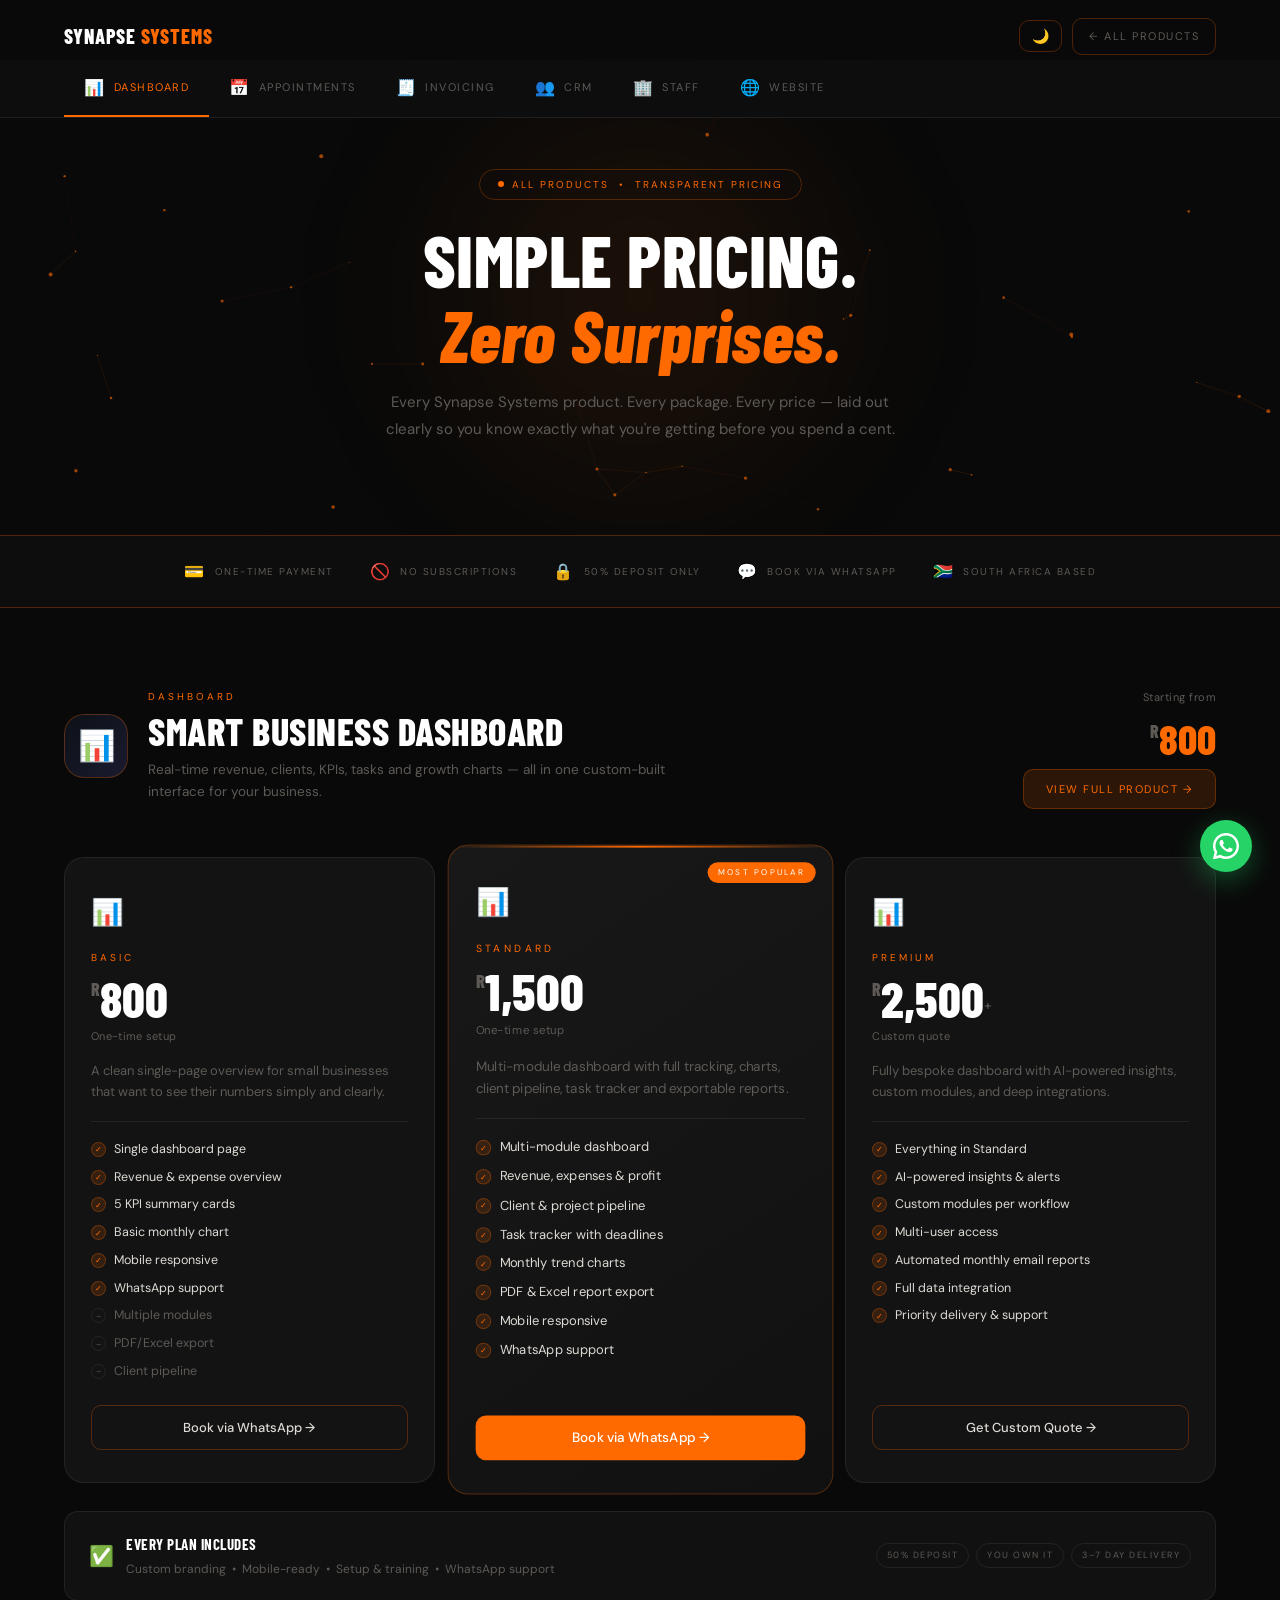
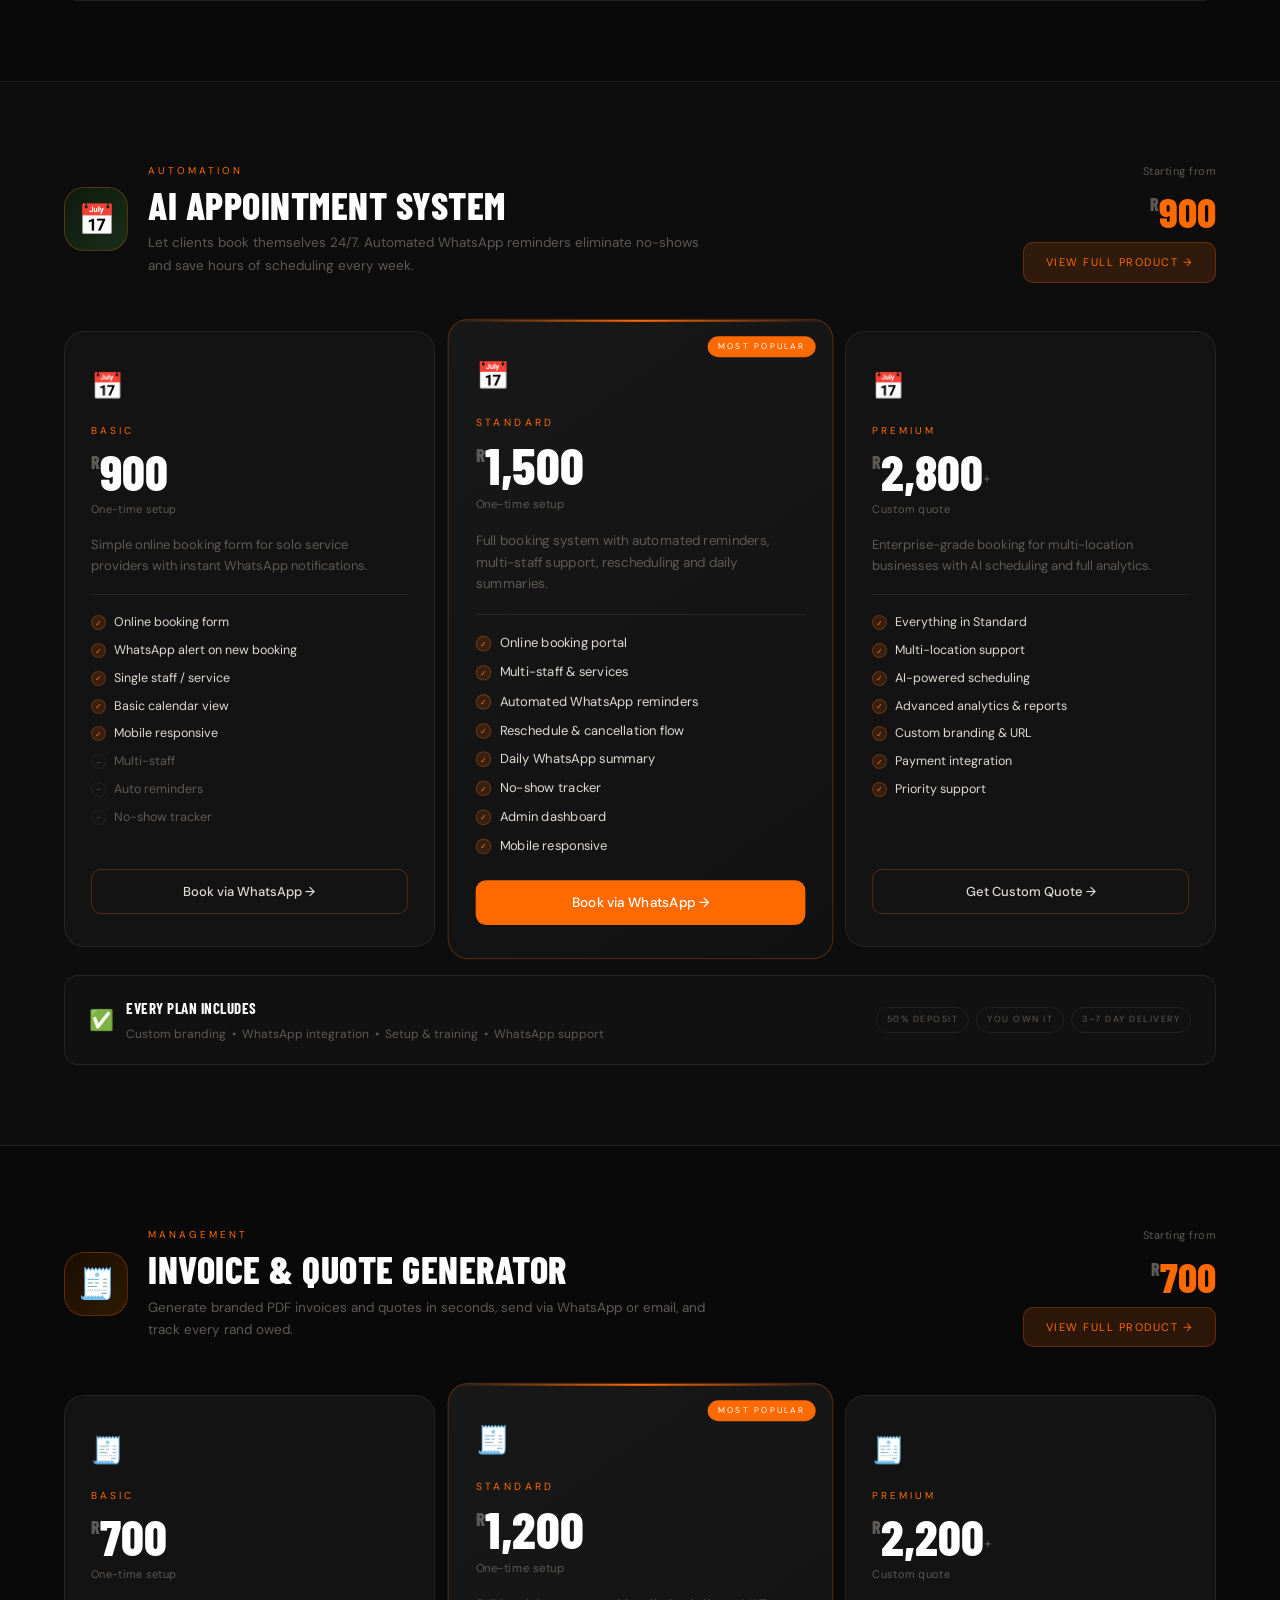
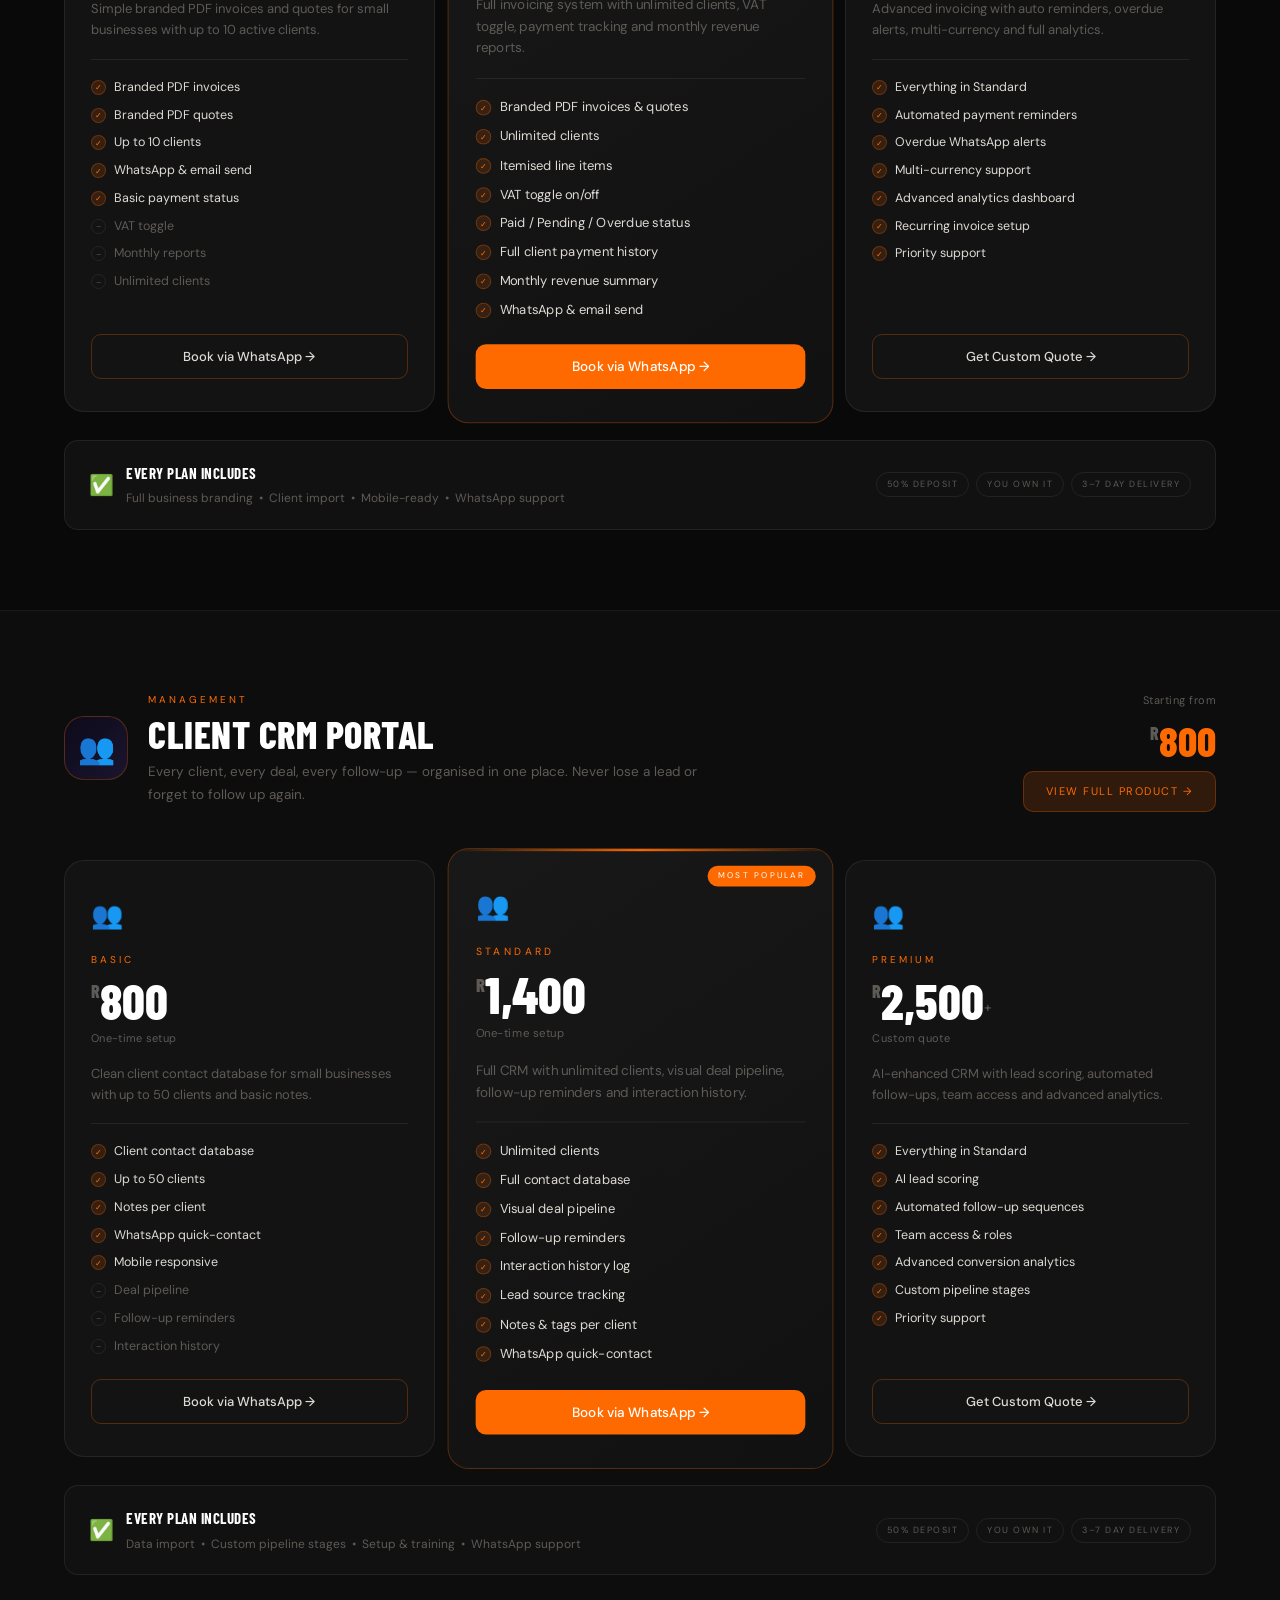
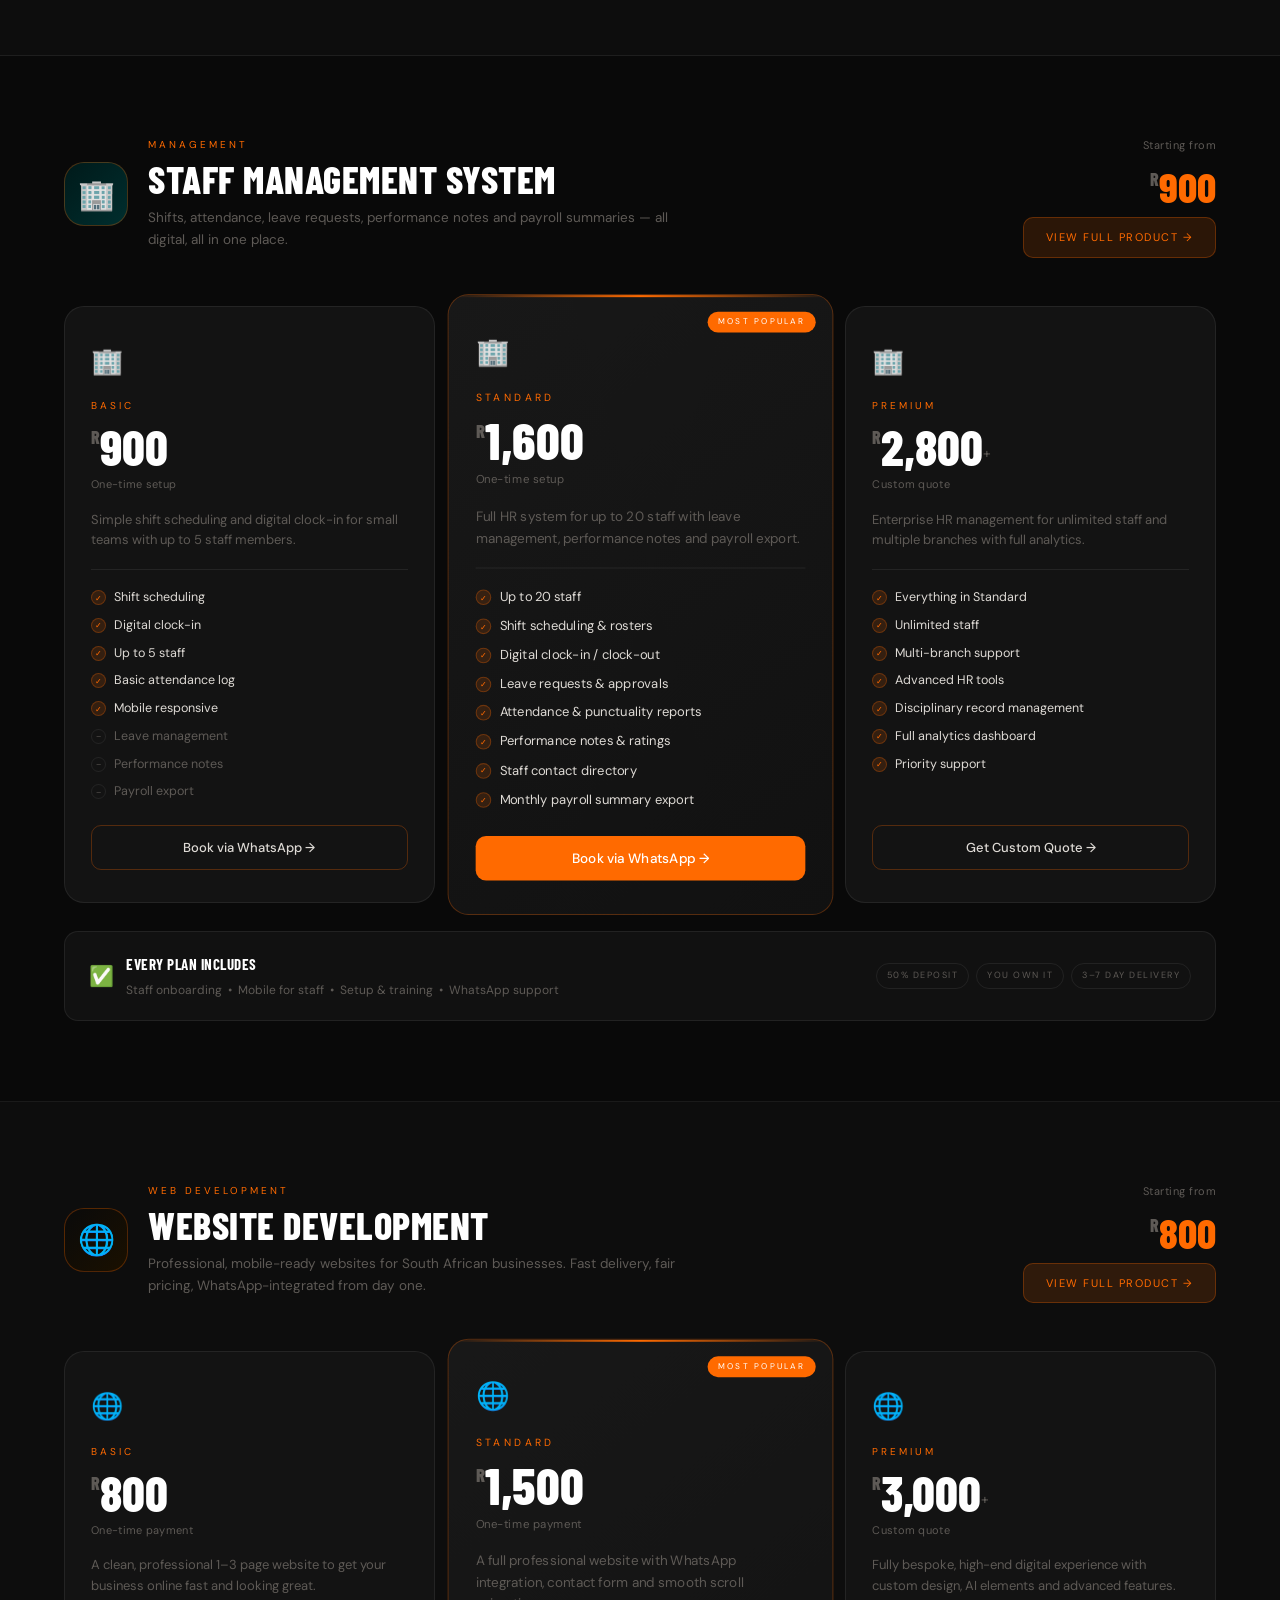
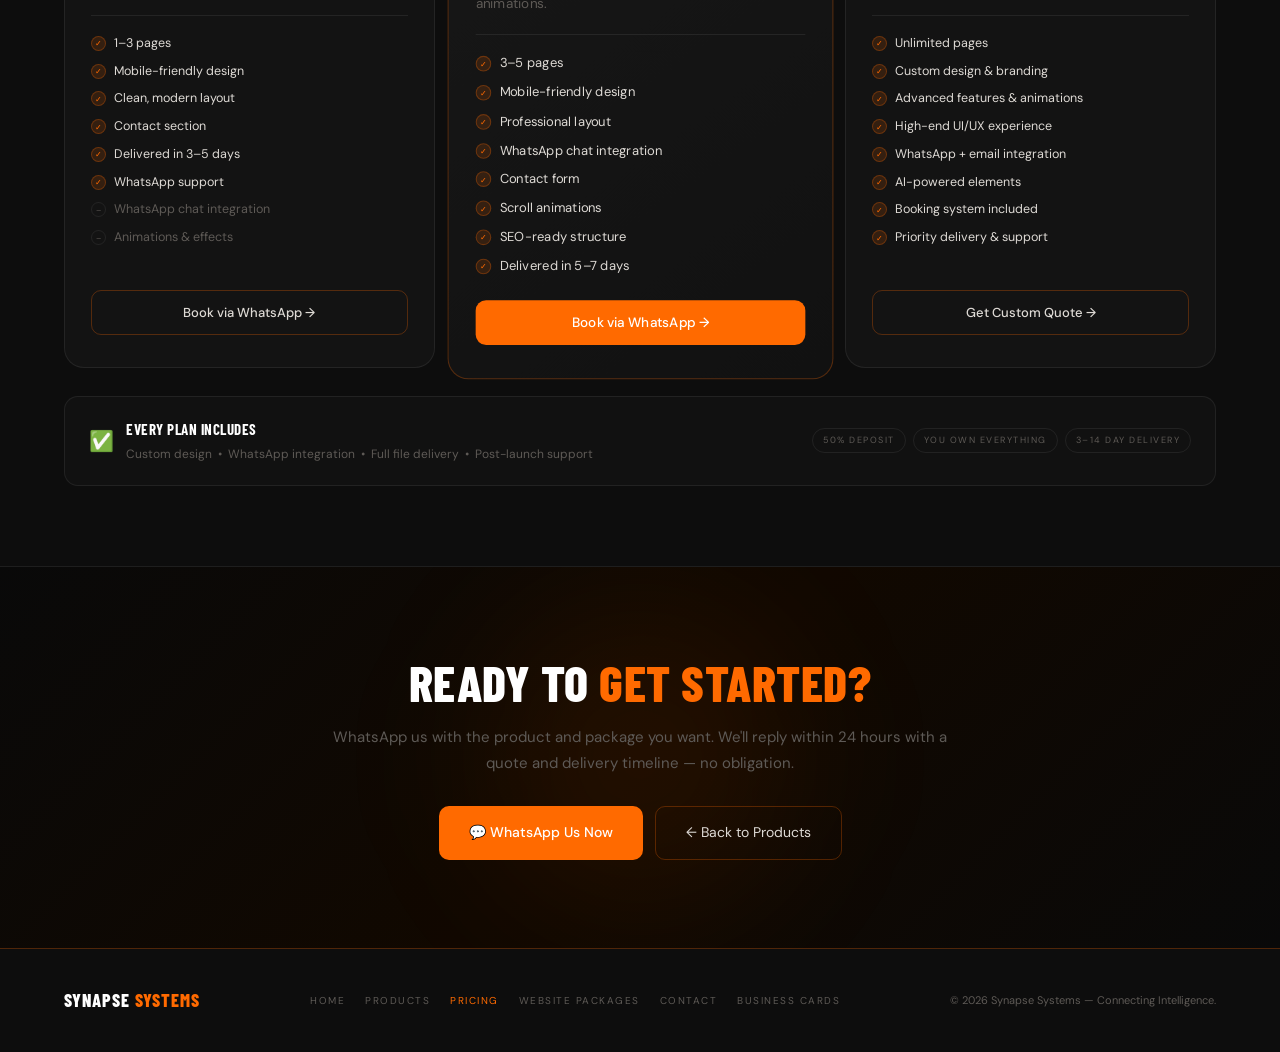
<file: all-pricing.html>
<!DOCTYPE html>
<html lang="en">
<head>
<meta charset="UTF-8">
<meta name="viewport" content="width=device-width, initial-scale=1.0">
<title>All Product Pricing — Synapse Systems</title>
<meta name="description" content="Transparent pricing for all Synapse Systems products. Basic, Standard and Premium packages for every business need.">
<link rel="icon" href="data:image/svg+xml,<svg xmlns='http://www.w3.org/2000/svg' viewBox='0 0 100 100'><text y='.9em' font-size='90'>⚡</text></svg>">
<link href="https://fonts.googleapis.com/css2?family=Barlow+Condensed:ital,wght@0,400;0,700;0,800;1,700;1,800&family=DM+Sans:wght@300;400;500&display=swap" rel="stylesheet">

  <link rel="stylesheet" href="all-pricing.css">
</head>
<body>

<!-- WA BUBBLE -->
<a class="wab" href="https://wa.me/27677723822?text=Hi%20Synapse%20Systems!%20I%27d%20like%20to%20enquire%20about%20your%20product%20pricing." target="_blank" aria-label="WhatsApp">
  <svg viewBox="0 0 24 24" fill="currentColor" width="26" height="26"><path d="M17.472 14.382c-.297-.149-1.758-.867-2.03-.967-.273-.099-.471-.148-.67.15-.197.297-.767.966-.94 1.164-.173.199-.347.223-.644.075-.297-.15-1.255-.463-2.39-1.475-.883-.788-1.48-1.761-1.653-2.059-.173-.297-.018-.458.13-.606.134-.133.298-.347.446-.52.149-.174.198-.298.298-.497.099-.198.05-.371-.025-.52-.075-.149-.669-1.612-.916-2.207-.242-.579-.487-.5-.669-.51-.173-.008-.371-.01-.57-.01-.198 0-.52.074-.792.372-.272.297-1.04 1.016-1.04 2.479 0 1.462 1.065 2.875 1.213 3.074.149.198 2.096 3.2 5.077 4.487.709.306 1.262.489 1.694.625.712.227 1.36.195 1.871.118.571-.085 1.758-.719 2.006-1.413.248-.694.248-1.289.173-1.413-.074-.124-.272-.198-.57-.347z"/><path d="M12 0C5.373 0 0 5.373 0 12c0 2.122.554 4.116 1.522 5.85L.057 23.27a.75.75 0 00.916.927l5.565-1.457A11.943 11.943 0 0012 24c6.627 0 12-5.373 12-12S18.627 0 12 0zm0 21.75a9.693 9.693 0 01-4.964-1.365l-.355-.212-3.683.965.983-3.586-.232-.369A9.693 9.693 0 012.25 12C2.25 6.615 6.615 2.25 12 2.25S21.75 6.615 21.75 12 17.385 21.75 12 21.75z"/></svg>
</a>
<button id="btt" onclick="window.scrollTo({top:0,behavior:'smooth'})">↑</button>

<!-- HEADER -->
<header id="hdr">
  <a href="index.html" class="logo">Synapse <span>Systems</span></a>
  <div class="hright">
    <button class="tbtn" onclick="toggleTheme()">🌙</button>
    <a href="index.html#products" class="back-btn">← All Products</a>
  </div>
</header>

<!-- STICKY PRODUCT NAV -->
<nav class="prod-nav" id="prod-nav">
  <div class="prod-nav-inner">
    <div class="pnav-item active" onclick="scrollToProduct('dashboard',this)"><span class="pnav-ico">📊</span>Dashboard</div>
    <div class="pnav-item" onclick="scrollToProduct('appointment',this)"><span class="pnav-ico">📅</span>Appointments</div>
    <div class="pnav-item" onclick="scrollToProduct('invoice',this)"><span class="pnav-ico">🧾</span>Invoicing</div>
    <div class="pnav-item" onclick="scrollToProduct('crm',this)"><span class="pnav-ico">👥</span>CRM</div>
    <div class="pnav-item" onclick="scrollToProduct('staff',this)"><span class="pnav-ico">🏢</span>Staff</div>
    <div class="pnav-item" onclick="scrollToProduct('website',this)"><span class="pnav-ico">🌐</span>Website</div>
  </div>
</nav>

<!-- PAGE HERO -->
<section class="page-hero">
  <canvas id="hero-bg"></canvas>
  <div class="hero-inner">
    <div class="hero-badge"><div class="hbdot"></div>All Products &nbsp;•&nbsp; Transparent Pricing</div>
    <h1>Simple Pricing.<br><em>Zero Surprises.</em></h1>
    <p>Every Synapse Systems product. Every package. Every price — laid out clearly so you know exactly what you're getting before you spend a cent.</p>
  </div>
</section>

<!-- TRUST BAR -->
<div class="trust">
  <div class="trust-inner">
    <div class="titem"><span class="ti">💳</span>One-Time Payment</div>
    <div class="titem"><span class="ti">🚫</span>No Subscriptions</div>
    <div class="titem"><span class="ti">🔒</span>50% Deposit Only</div>
    <div class="titem"><span class="ti">💬</span>Book via WhatsApp</div>
    <div class="titem"><span class="ti">🇿🇦</span>South Africa Based</div>
  </div>
</div>

<!-- ════════════════════════════════════
     1. SMART BUSINESS DASHBOARD
     ════════════════════════════════════ -->
<section class="prod-block" id="dashboard">
  <div class="prod-block-inner">
    <div class="pb-header rv">
      <div class="pb-left">
        <div class="pb-emoji" style="background:linear-gradient(135deg,#0d1117,#1a1a2e);">📊</div>
        <div class="pb-info">
          <div class="pb-label">Dashboard</div>
          <div class="pb-title">Smart Business Dashboard</div>
          <div class="pb-desc">Real-time revenue, clients, KPIs, tasks and growth charts — all in one custom-built interface for your business.</div>
        </div>
      </div>
      <div class="pb-right">
        <div class="pb-from">Starting from</div>
        <div class="pb-price"><sup>R</sup>800</div>
        <a href="product.html?id=dashboard" class="pb-view-btn">View Full Product →</a>
      </div>
    </div>
    <div class="plans-grid rv">
      <div class="plan">
        <span class="plan-ico">📊</span>
        <div class="plan-tier">Basic</div>
        <div class="plan-price"><sup>R</sup>800</div>
        <div class="plan-note">One-time setup</div>
        <div class="plan-desc">A clean single-page overview for small businesses that want to see their numbers simply and clearly.</div>
        <ul class="plan-feats">
          <li><div class="pck">✓</div>Single dashboard page</li>
          <li><div class="pck">✓</div>Revenue & expense overview</li>
          <li><div class="pck">✓</div>5 KPI summary cards</li>
          <li><div class="pck">✓</div>Basic monthly chart</li>
          <li><div class="pck">✓</div>Mobile responsive</li>
          <li><div class="pck">✓</div>WhatsApp support</li>
          <li class="dim"><div class="pck">–</div>Multiple modules</li>
          <li class="dim"><div class="pck">–</div>PDF/Excel export</li>
          <li class="dim"><div class="pck">–</div>Client pipeline</li>
        </ul>
        <button class="plan-btn outline" onclick="book('Smart Business Dashboard','Basic – R800')">Book via WhatsApp →</button>
      </div>
      <div class="plan feat">
        <div class="plan-pop">Most Popular</div>
        <span class="plan-ico">📊</span>
        <div class="plan-tier">Standard</div>
        <div class="plan-price"><sup>R</sup>1,500</div>
        <div class="plan-note">One-time setup</div>
        <div class="plan-desc">Multi-module dashboard with full tracking, charts, client pipeline, task tracker and exportable reports.</div>
        <ul class="plan-feats">
          <li><div class="pck">✓</div>Multi-module dashboard</li>
          <li><div class="pck">✓</div>Revenue, expenses & profit</li>
          <li><div class="pck">✓</div>Client & project pipeline</li>
          <li><div class="pck">✓</div>Task tracker with deadlines</li>
          <li><div class="pck">✓</div>Monthly trend charts</li>
          <li><div class="pck">✓</div>PDF & Excel report export</li>
          <li><div class="pck">✓</div>Mobile responsive</li>
          <li><div class="pck">✓</div>WhatsApp support</li>
        </ul>
        <button class="plan-btn solid" onclick="book('Smart Business Dashboard','Standard – R1,500')">Book via WhatsApp →</button>
      </div>
      <div class="plan">
        <span class="plan-ico">📊</span>
        <div class="plan-tier">Premium</div>
        <div class="plan-price"><sup>R</sup>2,500<sub>+</sub></div>
        <div class="plan-note">Custom quote</div>
        <div class="plan-desc">Fully bespoke dashboard with AI-powered insights, custom modules, and deep integrations.</div>
        <ul class="plan-feats">
          <li><div class="pck">✓</div>Everything in Standard</li>
          <li><div class="pck">✓</div>AI-powered insights & alerts</li>
          <li><div class="pck">✓</div>Custom modules per workflow</li>
          <li><div class="pck">✓</div>Multi-user access</li>
          <li><div class="pck">✓</div>Automated monthly email reports</li>
          <li><div class="pck">✓</div>Full data integration</li>
          <li><div class="pck">✓</div>Priority delivery & support</li>
        </ul>
        <button class="plan-btn outline" onclick="book('Smart Business Dashboard','Premium – R2,500+')">Get Custom Quote →</button>
      </div>
    </div>
    <div class="includes-strip rv">
      <div class="inc-left"><div class="inc-ico">✅</div><div class="inc-txt"><h4>Every Plan Includes</h4><p>Custom branding &nbsp;•&nbsp; Mobile-ready &nbsp;•&nbsp; Setup & training &nbsp;•&nbsp; WhatsApp support</p></div></div>
      <div class="inc-tags"><span class="inc-tag">50% Deposit</span><span class="inc-tag">You Own It</span><span class="inc-tag">3–7 Day Delivery</span></div>
    </div>
  </div>
</section>

<!-- ════════════════════════════════════
     2. AI APPOINTMENT SYSTEM
     ════════════════════════════════════ -->
<section class="prod-block" id="appointment">
  <div class="prod-block-inner">
    <div class="pb-header rv">
      <div class="pb-left">
        <div class="pb-emoji" style="background:linear-gradient(135deg,#0d1a0d,#1a2e1a);">📅</div>
        <div class="pb-info">
          <div class="pb-label">Automation</div>
          <div class="pb-title">AI Appointment System</div>
          <div class="pb-desc">Let clients book themselves 24/7. Automated WhatsApp reminders eliminate no-shows and save hours of scheduling every week.</div>
        </div>
      </div>
      <div class="pb-right">
        <div class="pb-from">Starting from</div>
        <div class="pb-price"><sup>R</sup>900</div>
        <a href="product.html?id=appointment" class="pb-view-btn">View Full Product →</a>
      </div>
    </div>
    <div class="plans-grid rv">
      <div class="plan">
        <span class="plan-ico">📅</span>
        <div class="plan-tier">Basic</div>
        <div class="plan-price"><sup>R</sup>900</div>
        <div class="plan-note">One-time setup</div>
        <div class="plan-desc">Simple online booking form for solo service providers with instant WhatsApp notifications.</div>
        <ul class="plan-feats">
          <li><div class="pck">✓</div>Online booking form</li>
          <li><div class="pck">✓</div>WhatsApp alert on new booking</li>
          <li><div class="pck">✓</div>Single staff / service</li>
          <li><div class="pck">✓</div>Basic calendar view</li>
          <li><div class="pck">✓</div>Mobile responsive</li>
          <li class="dim"><div class="pck">–</div>Multi-staff</li>
          <li class="dim"><div class="pck">–</div>Auto reminders</li>
          <li class="dim"><div class="pck">–</div>No-show tracker</li>
        </ul>
        <button class="plan-btn outline" onclick="book('AI Appointment System','Basic – R900')">Book via WhatsApp →</button>
      </div>
      <div class="plan feat">
        <div class="plan-pop">Most Popular</div>
        <span class="plan-ico">📅</span>
        <div class="plan-tier">Standard</div>
        <div class="plan-price"><sup>R</sup>1,500</div>
        <div class="plan-note">One-time setup</div>
        <div class="plan-desc">Full booking system with automated reminders, multi-staff support, rescheduling and daily summaries.</div>
        <ul class="plan-feats">
          <li><div class="pck">✓</div>Online booking portal</li>
          <li><div class="pck">✓</div>Multi-staff & services</li>
          <li><div class="pck">✓</div>Automated WhatsApp reminders</li>
          <li><div class="pck">✓</div>Reschedule & cancellation flow</li>
          <li><div class="pck">✓</div>Daily WhatsApp summary</li>
          <li><div class="pck">✓</div>No-show tracker</li>
          <li><div class="pck">✓</div>Admin dashboard</li>
          <li><div class="pck">✓</div>Mobile responsive</li>
        </ul>
        <button class="plan-btn solid" onclick="book('AI Appointment System','Standard – R1,500')">Book via WhatsApp →</button>
      </div>
      <div class="plan">
        <span class="plan-ico">📅</span>
        <div class="plan-tier">Premium</div>
        <div class="plan-price"><sup>R</sup>2,800<sub>+</sub></div>
        <div class="plan-note">Custom quote</div>
        <div class="plan-desc">Enterprise-grade booking for multi-location businesses with AI scheduling and full analytics.</div>
        <ul class="plan-feats">
          <li><div class="pck">✓</div>Everything in Standard</li>
          <li><div class="pck">✓</div>Multi-location support</li>
          <li><div class="pck">✓</div>AI-powered scheduling</li>
          <li><div class="pck">✓</div>Advanced analytics & reports</li>
          <li><div class="pck">✓</div>Custom branding & URL</li>
          <li><div class="pck">✓</div>Payment integration</li>
          <li><div class="pck">✓</div>Priority support</li>
        </ul>
        <button class="plan-btn outline" onclick="book('AI Appointment System','Premium – R2,800+')">Get Custom Quote →</button>
      </div>
    </div>
    <div class="includes-strip rv">
      <div class="inc-left"><div class="inc-ico">✅</div><div class="inc-txt"><h4>Every Plan Includes</h4><p>Custom branding &nbsp;•&nbsp; WhatsApp integration &nbsp;•&nbsp; Setup & training &nbsp;•&nbsp; WhatsApp support</p></div></div>
      <div class="inc-tags"><span class="inc-tag">50% Deposit</span><span class="inc-tag">You Own It</span><span class="inc-tag">3–7 Day Delivery</span></div>
    </div>
  </div>
</section>

<!-- ════════════════════════════════════
     3. INVOICE & QUOTE GENERATOR
     ════════════════════════════════════ -->
<section class="prod-block" id="invoice">
  <div class="prod-block-inner">
    <div class="pb-header rv">
      <div class="pb-left">
        <div class="pb-emoji" style="background:linear-gradient(135deg,#1a0d00,#2e1a00);">🧾</div>
        <div class="pb-info">
          <div class="pb-label">Management</div>
          <div class="pb-title">Invoice & Quote Generator</div>
          <div class="pb-desc">Generate branded PDF invoices and quotes in seconds, send via WhatsApp or email, and track every rand owed.</div>
        </div>
      </div>
      <div class="pb-right">
        <div class="pb-from">Starting from</div>
        <div class="pb-price"><sup>R</sup>700</div>
        <a href="product.html?id=invoice" class="pb-view-btn">View Full Product →</a>
      </div>
    </div>
    <div class="plans-grid rv">
      <div class="plan">
        <span class="plan-ico">🧾</span>
        <div class="plan-tier">Basic</div>
        <div class="plan-price"><sup>R</sup>700</div>
        <div class="plan-note">One-time setup</div>
        <div class="plan-desc">Simple branded PDF invoices and quotes for small businesses with up to 10 active clients.</div>
        <ul class="plan-feats">
          <li><div class="pck">✓</div>Branded PDF invoices</li>
          <li><div class="pck">✓</div>Branded PDF quotes</li>
          <li><div class="pck">✓</div>Up to 10 clients</li>
          <li><div class="pck">✓</div>WhatsApp & email send</li>
          <li><div class="pck">✓</div>Basic payment status</li>
          <li class="dim"><div class="pck">–</div>VAT toggle</li>
          <li class="dim"><div class="pck">–</div>Monthly reports</li>
          <li class="dim"><div class="pck">–</div>Unlimited clients</li>
        </ul>
        <button class="plan-btn outline" onclick="book('Invoice & Quote Generator','Basic – R700')">Book via WhatsApp →</button>
      </div>
      <div class="plan feat">
        <div class="plan-pop">Most Popular</div>
        <span class="plan-ico">🧾</span>
        <div class="plan-tier">Standard</div>
        <div class="plan-price"><sup>R</sup>1,200</div>
        <div class="plan-note">One-time setup</div>
        <div class="plan-desc">Full invoicing system with unlimited clients, VAT toggle, payment tracking and monthly revenue reports.</div>
        <ul class="plan-feats">
          <li><div class="pck">✓</div>Branded PDF invoices & quotes</li>
          <li><div class="pck">✓</div>Unlimited clients</li>
          <li><div class="pck">✓</div>Itemised line items</li>
          <li><div class="pck">✓</div>VAT toggle on/off</li>
          <li><div class="pck">✓</div>Paid / Pending / Overdue status</li>
          <li><div class="pck">✓</div>Full client payment history</li>
          <li><div class="pck">✓</div>Monthly revenue summary</li>
          <li><div class="pck">✓</div>WhatsApp & email send</li>
        </ul>
        <button class="plan-btn solid" onclick="book('Invoice & Quote Generator','Standard – R1,200')">Book via WhatsApp →</button>
      </div>
      <div class="plan">
        <span class="plan-ico">🧾</span>
        <div class="plan-tier">Premium</div>
        <div class="plan-price"><sup>R</sup>2,200<sub>+</sub></div>
        <div class="plan-note">Custom quote</div>
        <div class="plan-desc">Advanced invoicing with auto reminders, overdue alerts, multi-currency and full analytics.</div>
        <ul class="plan-feats">
          <li><div class="pck">✓</div>Everything in Standard</li>
          <li><div class="pck">✓</div>Automated payment reminders</li>
          <li><div class="pck">✓</div>Overdue WhatsApp alerts</li>
          <li><div class="pck">✓</div>Multi-currency support</li>
          <li><div class="pck">✓</div>Advanced analytics dashboard</li>
          <li><div class="pck">✓</div>Recurring invoice setup</li>
          <li><div class="pck">✓</div>Priority support</li>
        </ul>
        <button class="plan-btn outline" onclick="book('Invoice & Quote Generator','Premium – R2,200+')">Get Custom Quote →</button>
      </div>
    </div>
    <div class="includes-strip rv">
      <div class="inc-left"><div class="inc-ico">✅</div><div class="inc-txt"><h4>Every Plan Includes</h4><p>Full business branding &nbsp;•&nbsp; Client import &nbsp;•&nbsp; Mobile-ready &nbsp;•&nbsp; WhatsApp support</p></div></div>
      <div class="inc-tags"><span class="inc-tag">50% Deposit</span><span class="inc-tag">You Own It</span><span class="inc-tag">3–7 Day Delivery</span></div>
    </div>
  </div>
</section>

<!-- ════════════════════════════════════
     4. CLIENT CRM PORTAL
     ════════════════════════════════════ -->
<section class="prod-block" id="crm">
  <div class="prod-block-inner">
    <div class="pb-header rv">
      <div class="pb-left">
        <div class="pb-emoji" style="background:linear-gradient(135deg,#0d0a1a,#1a152e);">👥</div>
        <div class="pb-info">
          <div class="pb-label">Management</div>
          <div class="pb-title">Client CRM Portal</div>
          <div class="pb-desc">Every client, every deal, every follow-up — organised in one place. Never lose a lead or forget to follow up again.</div>
        </div>
      </div>
      <div class="pb-right">
        <div class="pb-from">Starting from</div>
        <div class="pb-price"><sup>R</sup>800</div>
        <a href="product.html?id=crm" class="pb-view-btn">View Full Product →</a>
      </div>
    </div>
    <div class="plans-grid rv">
      <div class="plan">
        <span class="plan-ico">👥</span>
        <div class="plan-tier">Basic</div>
        <div class="plan-price"><sup>R</sup>800</div>
        <div class="plan-note">One-time setup</div>
        <div class="plan-desc">Clean client contact database for small businesses with up to 50 clients and basic notes.</div>
        <ul class="plan-feats">
          <li><div class="pck">✓</div>Client contact database</li>
          <li><div class="pck">✓</div>Up to 50 clients</li>
          <li><div class="pck">✓</div>Notes per client</li>
          <li><div class="pck">✓</div>WhatsApp quick-contact</li>
          <li><div class="pck">✓</div>Mobile responsive</li>
          <li class="dim"><div class="pck">–</div>Deal pipeline</li>
          <li class="dim"><div class="pck">–</div>Follow-up reminders</li>
          <li class="dim"><div class="pck">–</div>Interaction history</li>
        </ul>
        <button class="plan-btn outline" onclick="book('Client CRM Portal','Basic – R800')">Book via WhatsApp →</button>
      </div>
      <div class="plan feat">
        <div class="plan-pop">Most Popular</div>
        <span class="plan-ico">👥</span>
        <div class="plan-tier">Standard</div>
        <div class="plan-price"><sup>R</sup>1,400</div>
        <div class="plan-note">One-time setup</div>
        <div class="plan-desc">Full CRM with unlimited clients, visual deal pipeline, follow-up reminders and interaction history.</div>
        <ul class="plan-feats">
          <li><div class="pck">✓</div>Unlimited clients</li>
          <li><div class="pck">✓</div>Full contact database</li>
          <li><div class="pck">✓</div>Visual deal pipeline</li>
          <li><div class="pck">✓</div>Follow-up reminders</li>
          <li><div class="pck">✓</div>Interaction history log</li>
          <li><div class="pck">✓</div>Lead source tracking</li>
          <li><div class="pck">✓</div>Notes & tags per client</li>
          <li><div class="pck">✓</div>WhatsApp quick-contact</li>
        </ul>
        <button class="plan-btn solid" onclick="book('Client CRM Portal','Standard – R1,400')">Book via WhatsApp →</button>
      </div>
      <div class="plan">
        <span class="plan-ico">👥</span>
        <div class="plan-tier">Premium</div>
        <div class="plan-price"><sup>R</sup>2,500<sub>+</sub></div>
        <div class="plan-note">Custom quote</div>
        <div class="plan-desc">AI-enhanced CRM with lead scoring, automated follow-ups, team access and advanced analytics.</div>
        <ul class="plan-feats">
          <li><div class="pck">✓</div>Everything in Standard</li>
          <li><div class="pck">✓</div>AI lead scoring</li>
          <li><div class="pck">✓</div>Automated follow-up sequences</li>
          <li><div class="pck">✓</div>Team access & roles</li>
          <li><div class="pck">✓</div>Advanced conversion analytics</li>
          <li><div class="pck">✓</div>Custom pipeline stages</li>
          <li><div class="pck">✓</div>Priority support</li>
        </ul>
        <button class="plan-btn outline" onclick="book('Client CRM Portal','Premium – R2,500+')">Get Custom Quote →</button>
      </div>
    </div>
    <div class="includes-strip rv">
      <div class="inc-left"><div class="inc-ico">✅</div><div class="inc-txt"><h4>Every Plan Includes</h4><p>Data import &nbsp;•&nbsp; Custom pipeline stages &nbsp;•&nbsp; Setup & training &nbsp;•&nbsp; WhatsApp support</p></div></div>
      <div class="inc-tags"><span class="inc-tag">50% Deposit</span><span class="inc-tag">You Own It</span><span class="inc-tag">3–7 Day Delivery</span></div>
    </div>
  </div>
</section>

<!-- ════════════════════════════════════
     5. STAFF MANAGEMENT SYSTEM
     ════════════════════════════════════ -->
<section class="prod-block" id="staff">
  <div class="prod-block-inner">
    <div class="pb-header rv">
      <div class="pb-left">
        <div class="pb-emoji" style="background:linear-gradient(135deg,#001a1a,#002e2e);">🏢</div>
        <div class="pb-info">
          <div class="pb-label">Management</div>
          <div class="pb-title">Staff Management System</div>
          <div class="pb-desc">Shifts, attendance, leave requests, performance notes and payroll summaries — all digital, all in one place.</div>
        </div>
      </div>
      <div class="pb-right">
        <div class="pb-from">Starting from</div>
        <div class="pb-price"><sup>R</sup>900</div>
        <a href="product.html?id=staff" class="pb-view-btn">View Full Product →</a>
      </div>
    </div>
    <div class="plans-grid rv">
      <div class="plan">
        <span class="plan-ico">🏢</span>
        <div class="plan-tier">Basic</div>
        <div class="plan-price"><sup>R</sup>900</div>
        <div class="plan-note">One-time setup</div>
        <div class="plan-desc">Simple shift scheduling and digital clock-in for small teams with up to 5 staff members.</div>
        <ul class="plan-feats">
          <li><div class="pck">✓</div>Shift scheduling</li>
          <li><div class="pck">✓</div>Digital clock-in</li>
          <li><div class="pck">✓</div>Up to 5 staff</li>
          <li><div class="pck">✓</div>Basic attendance log</li>
          <li><div class="pck">✓</div>Mobile responsive</li>
          <li class="dim"><div class="pck">–</div>Leave management</li>
          <li class="dim"><div class="pck">–</div>Performance notes</li>
          <li class="dim"><div class="pck">–</div>Payroll export</li>
        </ul>
        <button class="plan-btn outline" onclick="book('Staff Management System','Basic – R900')">Book via WhatsApp →</button>
      </div>
      <div class="plan feat">
        <div class="plan-pop">Most Popular</div>
        <span class="plan-ico">🏢</span>
        <div class="plan-tier">Standard</div>
        <div class="plan-price"><sup>R</sup>1,600</div>
        <div class="plan-note">One-time setup</div>
        <div class="plan-desc">Full HR system for up to 20 staff with leave management, performance notes and payroll export.</div>
        <ul class="plan-feats">
          <li><div class="pck">✓</div>Up to 20 staff</li>
          <li><div class="pck">✓</div>Shift scheduling & rosters</li>
          <li><div class="pck">✓</div>Digital clock-in / clock-out</li>
          <li><div class="pck">✓</div>Leave requests & approvals</li>
          <li><div class="pck">✓</div>Attendance & punctuality reports</li>
          <li><div class="pck">✓</div>Performance notes & ratings</li>
          <li><div class="pck">✓</div>Staff contact directory</li>
          <li><div class="pck">✓</div>Monthly payroll summary export</li>
        </ul>
        <button class="plan-btn solid" onclick="book('Staff Management System','Standard – R1,600')">Book via WhatsApp →</button>
      </div>
      <div class="plan">
        <span class="plan-ico">🏢</span>
        <div class="plan-tier">Premium</div>
        <div class="plan-price"><sup>R</sup>2,800<sub>+</sub></div>
        <div class="plan-note">Custom quote</div>
        <div class="plan-desc">Enterprise HR management for unlimited staff and multiple branches with full analytics.</div>
        <ul class="plan-feats">
          <li><div class="pck">✓</div>Everything in Standard</li>
          <li><div class="pck">✓</div>Unlimited staff</li>
          <li><div class="pck">✓</div>Multi-branch support</li>
          <li><div class="pck">✓</div>Advanced HR tools</li>
          <li><div class="pck">✓</div>Disciplinary record management</li>
          <li><div class="pck">✓</div>Full analytics dashboard</li>
          <li><div class="pck">✓</div>Priority support</li>
        </ul>
        <button class="plan-btn outline" onclick="book('Staff Management System','Premium – R2,800+')">Get Custom Quote →</button>
      </div>
    </div>
    <div class="includes-strip rv">
      <div class="inc-left"><div class="inc-ico">✅</div><div class="inc-txt"><h4>Every Plan Includes</h4><p>Staff onboarding &nbsp;•&nbsp; Mobile for staff &nbsp;•&nbsp; Setup & training &nbsp;•&nbsp; WhatsApp support</p></div></div>
      <div class="inc-tags"><span class="inc-tag">50% Deposit</span><span class="inc-tag">You Own It</span><span class="inc-tag">3–7 Day Delivery</span></div>
    </div>
  </div>
</section>

<!-- ════════════════════════════════════
     6. WEBSITE DEVELOPMENT
     ════════════════════════════════════ -->
<section class="prod-block" id="website">
  <div class="prod-block-inner">
    <div class="pb-header rv">
      <div class="pb-left">
        <div class="pb-emoji" style="background:linear-gradient(135deg,#0a0a0a,#1a1000);">🌐</div>
        <div class="pb-info">
          <div class="pb-label">Web Development</div>
          <div class="pb-title">Website Development</div>
          <div class="pb-desc">Professional, mobile-ready websites for South African businesses. Fast delivery, fair pricing, WhatsApp-integrated from day one.</div>
        </div>
      </div>
      <div class="pb-right">
        <div class="pb-from">Starting from</div>
        <div class="pb-price"><sup>R</sup>800</div>
        <a href="product.html?id=website" class="pb-view-btn">View Full Product →</a>
      </div>
    </div>
    <div class="plans-grid rv">
      <div class="plan">
        <span class="plan-ico">🌐</span>
        <div class="plan-tier">Basic</div>
        <div class="plan-price"><sup>R</sup>800</div>
        <div class="plan-note">One-time payment</div>
        <div class="plan-desc">A clean, professional 1–3 page website to get your business online fast and looking great.</div>
        <ul class="plan-feats">
          <li><div class="pck">✓</div>1–3 pages</li>
          <li><div class="pck">✓</div>Mobile-friendly design</li>
          <li><div class="pck">✓</div>Clean, modern layout</li>
          <li><div class="pck">✓</div>Contact section</li>
          <li><div class="pck">✓</div>Delivered in 3–5 days</li>
          <li><div class="pck">✓</div>WhatsApp support</li>
          <li class="dim"><div class="pck">–</div>WhatsApp chat integration</li>
          <li class="dim"><div class="pck">–</div>Animations & effects</li>
        </ul>
        <button class="plan-btn outline" onclick="book('Website Development','Basic – R800')">Book via WhatsApp →</button>
      </div>
      <div class="plan feat">
        <div class="plan-pop">Most Popular</div>
        <span class="plan-ico">🌐</span>
        <div class="plan-tier">Standard</div>
        <div class="plan-price"><sup>R</sup>1,500</div>
        <div class="plan-note">One-time payment</div>
        <div class="plan-desc">A full professional website with WhatsApp integration, contact form and smooth scroll animations.</div>
        <ul class="plan-feats">
          <li><div class="pck">✓</div>3–5 pages</li>
          <li><div class="pck">✓</div>Mobile-friendly design</li>
          <li><div class="pck">✓</div>Professional layout</li>
          <li><div class="pck">✓</div>WhatsApp chat integration</li>
          <li><div class="pck">✓</div>Contact form</li>
          <li><div class="pck">✓</div>Scroll animations</li>
          <li><div class="pck">✓</div>SEO-ready structure</li>
          <li><div class="pck">✓</div>Delivered in 5–7 days</li>
        </ul>
        <button class="plan-btn solid" onclick="book('Website Development','Standard – R1,500')">Book via WhatsApp →</button>
      </div>
      <div class="plan">
        <span class="plan-ico">🌐</span>
        <div class="plan-tier">Premium</div>
        <div class="plan-price"><sup>R</sup>3,000<sub>+</sub></div>
        <div class="plan-note">Custom quote</div>
        <div class="plan-desc">Fully bespoke, high-end digital experience with custom design, AI elements and advanced features.</div>
        <ul class="plan-feats">
          <li><div class="pck">✓</div>Unlimited pages</li>
          <li><div class="pck">✓</div>Custom design & branding</li>
          <li><div class="pck">✓</div>Advanced features & animations</li>
          <li><div class="pck">✓</div>High-end UI/UX experience</li>
          <li><div class="pck">✓</div>WhatsApp + email integration</li>
          <li><div class="pck">✓</div>AI-powered elements</li>
          <li><div class="pck">✓</div>Booking system included</li>
          <li><div class="pck">✓</div>Priority delivery & support</li>
        </ul>
        <button class="plan-btn outline" onclick="book('Website Development','Premium – R3,000+')">Get Custom Quote →</button>
      </div>
    </div>
    <div class="includes-strip rv">
      <div class="inc-left"><div class="inc-ico">✅</div><div class="inc-txt"><h4>Every Plan Includes</h4><p>Custom design &nbsp;•&nbsp; WhatsApp integration &nbsp;•&nbsp; Full file delivery &nbsp;•&nbsp; Post-launch support</p></div></div>
      <div class="inc-tags"><span class="inc-tag">50% Deposit</span><span class="inc-tag">You Own Everything</span><span class="inc-tag">3–14 Day Delivery</span></div>
    </div>
  </div>
</section>

<!-- CTA -->
<div class="page-cta rv">
  <div class="cta-inner">
    <h2>Ready to <span>Get Started?</span></h2>
    <p>WhatsApp us with the product and package you want. We'll reply within 24 hours with a quote and delivery timeline — no obligation.</p>
    <div class="cta-btns">
      <a href="https://wa.me/27677723822?text=Hi%20Synapse%20Systems!%20I%27d%20like%20to%20get%20started%20with%20one%20of%20your%20products." target="_blank" class="btn-p">💬 WhatsApp Us Now</a>
      <a href="index.html#products" class="btn-o">← Back to Products</a>
    </div>
  </div>
</div>

<!-- FOOTER -->
<footer>
  <div class="fi">
    <div class="fl">Synapse <span>Systems</span></div>
    <div class="flinks">
      <a href="index.html">Home</a>
      <a href="index.html#products">Products</a>
      <a href="all-pricing.html" class="hl">Pricing</a>
      <a href="pricing.html">Website Packages</a>
      <a href="index.html#contact">Contact</a>
      <a href="business-card.html">Business Cards</a>
    </div>
    <div class="fc">© 2026 Synapse Systems — Connecting Intelligence.</div>
  </div>
</footer>

  <script src="all-pricing.js"></script>
</body>
</html>
</file>
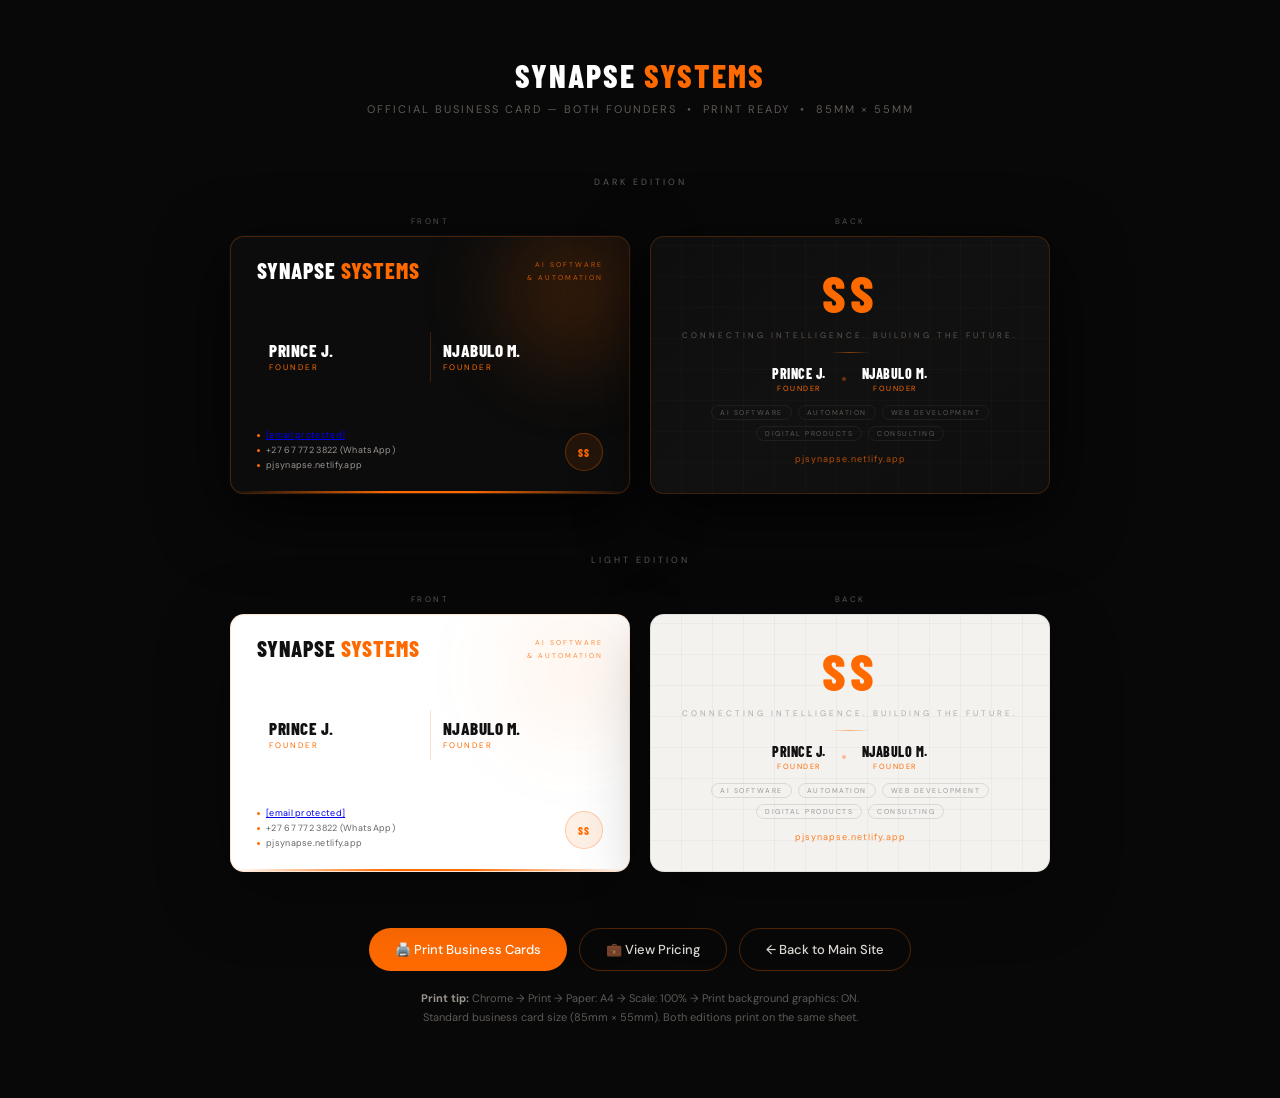
<file: business-card.html>
<!DOCTYPE html>
<html lang="en">
<head>
<meta charset="UTF-8">
<meta name="viewport" content="width=device-width, initial-scale=1.0">
<title>Business Card — Synapse Systems</title>
<link href="https://fonts.googleapis.com/css2?family=Barlow+Condensed:ital,wght@0,400;0,700;0,800;1,700;1,800&family=DM+Sans:wght@300;400;500&display=swap" rel="stylesheet">

  <link rel="stylesheet" href="business-card.css">
</head>
<body>

<!-- PAGE HEADER -->
<div class="page-header">
  <h1>Synapse <span>Systems</span></h1>
  <p>Official Business Card — Both Founders &nbsp;•&nbsp; Print Ready &nbsp;•&nbsp; 85mm × 55mm</p>
</div>

<!-- ════════════════════════════════════════
     DARK EDITION
     ════════════════════════════════════════ -->
<div class="card-editions">

  <div class="edition">
    <div class="edition-label">Dark Edition</div>
    <div class="pair">

      <!-- FRONT DARK -->
      <div class="card-col">
        <div class="side-label">Front</div>
        <div class="bcard front-dark">
          <canvas class="ndots" id="c-front-dark"></canvas>
          <div class="front-content">

            <div class="fc-top">
              <div class="fc-logo">Synapse <span>Systems</span></div>
              <div class="fc-tagline">AI Software<br>& Automation</div>
            </div>

            <div class="fc-founders">
              <div class="fc-founder">
                <div class="fc-founder-name">Prince J.</div>
                <div class="fc-founder-role">Founder</div>
              </div>
              <div class="fc-founder">
                <div class="fc-founder-name">Njabulo M.</div>
                <div class="fc-founder-role">Founder</div>
              </div>
            </div>

            <div class="fc-bottom">
              <div class="fc-contacts">
                <div class="fc-contact-item"><div class="fc-contact-dot"></div><a href="/cdn-cgi/l/email-protection" class="__cf_email__" data-cfemail="bdcec4d3dccdced8cec4cec9d8d08d8c8e8cfddad0dcd4d193ded2d0">[email&#160;protected]</a></div>
                <div class="fc-contact-item"><div class="fc-contact-dot"></div>+27 67 772 3822 (WhatsApp)</div>
                <div class="fc-contact-item"><div class="fc-contact-dot"></div>pjsynapse.netlify.app</div>
              </div>
              <div class="fc-badge">SS</div>
            </div>

          </div>
        </div>
      </div>

      <!-- BACK DARK -->
      <div class="card-col">
        <div class="side-label">Back</div>
        <div class="bcard back-dark">
          <div class="back-content">
            <div class="bc-logo">SS</div>
            <div class="bc-tagline">Connecting Intelligence. Building the Future.</div>
            <div class="bc-divider"></div>
            <div class="bc-founders">
              <div class="bc-founder">
                <div class="bc-founder-name">Prince J.</div>
                <div class="bc-founder-role">Founder</div>
              </div>
              <div class="bc-founders-dot"></div>
              <div class="bc-founder">
                <div class="bc-founder-name">Njabulo M.</div>
                <div class="bc-founder-role">Founder</div>
              </div>
            </div>
            <div class="bc-services">
              <span class="bc-service">AI Software</span>
              <span class="bc-service">Automation</span>
              <span class="bc-service">Web Development</span>
              <span class="bc-service">Digital Products</span>
              <span class="bc-service">Consulting</span>
            </div>
            <div class="bc-web">pjsynapse.netlify.app</div>
          </div>
        </div>
      </div>

    </div>
  </div>

  <!-- ════════════════════════════════════════
       LIGHT EDITION
       ════════════════════════════════════════ -->
  <div class="edition">
    <div class="edition-label">Light Edition</div>
    <div class="pair">

      <!-- FRONT LIGHT -->
      <div class="card-col">
        <div class="side-label">Front</div>
        <div class="bcard front-light">
          <canvas class="ndots" id="c-front-light"></canvas>
          <div class="front-content">

            <div class="fc-top">
              <div class="fc-logo">Synapse <span>Systems</span></div>
              <div class="fc-tagline">AI Software<br>& Automation</div>
            </div>

            <div class="fc-founders">
              <div class="fc-founder">
                <div class="fc-founder-name">Prince J.</div>
                <div class="fc-founder-role">Founder</div>
              </div>
              <div class="fc-founder">
                <div class="fc-founder-name">Njabulo M.</div>
                <div class="fc-founder-role">Founder</div>
              </div>
            </div>

            <div class="fc-bottom">
              <div class="fc-contacts">
                <div class="fc-contact-item"><div class="fc-contact-dot"></div><a href="/cdn-cgi/l/email-protection" class="__cf_email__" data-cfemail="94e7edfaf5e4e7f1e7ede7e0f1f9a4a5a7a5d4f3f9f5fdf8baf7fbf9">[email&#160;protected]</a></div>
                <div class="fc-contact-item"><div class="fc-contact-dot"></div>+27 67 772 3822 (WhatsApp)</div>
                <div class="fc-contact-item"><div class="fc-contact-dot"></div>pjsynapse.netlify.app</div>
              </div>
              <div class="fc-badge">SS</div>
            </div>

          </div>
        </div>
      </div>

      <!-- BACK LIGHT -->
      <div class="card-col">
        <div class="side-label">Back</div>
        <div class="bcard back-light">
          <div class="back-content">
            <div class="bc-logo">SS</div>
            <div class="bc-tagline">Connecting Intelligence. Building the Future.</div>
            <div class="bc-divider"></div>
            <div class="bc-founders">
              <div class="bc-founder">
                <div class="bc-founder-name">Prince J.</div>
                <div class="bc-founder-role">Founder</div>
              </div>
              <div class="bc-founders-dot"></div>
              <div class="bc-founder">
                <div class="bc-founder-name">Njabulo M.</div>
                <div class="bc-founder-role">Founder</div>
              </div>
            </div>
            <div class="bc-services">
              <span class="bc-service">AI Software</span>
              <span class="bc-service">Automation</span>
              <span class="bc-service">Web Development</span>
              <span class="bc-service">Digital Products</span>
              <span class="bc-service">Consulting</span>
            </div>
            <div class="bc-web">pjsynapse.netlify.app</div>
          </div>
        </div>
      </div>

    </div>
  </div>

</div>

<!-- ACTIONS -->
<div class="actions">
  <button class="action-btn primary" onclick="window.print()">🖨️ Print Business Cards</button>
  <a href="pricing.html" class="action-btn ghost">💼 View Pricing</a>
  <a href="index.html" class="action-btn ghost">← Back to Main Site</a>
</div>
<p class="print-note">
  <strong>Print tip:</strong> Chrome → Print → Paper: A4 → Scale: 100% → Print background graphics: ON.<br>
  Standard business card size (85mm × 55mm). Both editions print on the same sheet.
</p>

  <script src="business-card.js"></script>
</body>
</html>
</file>
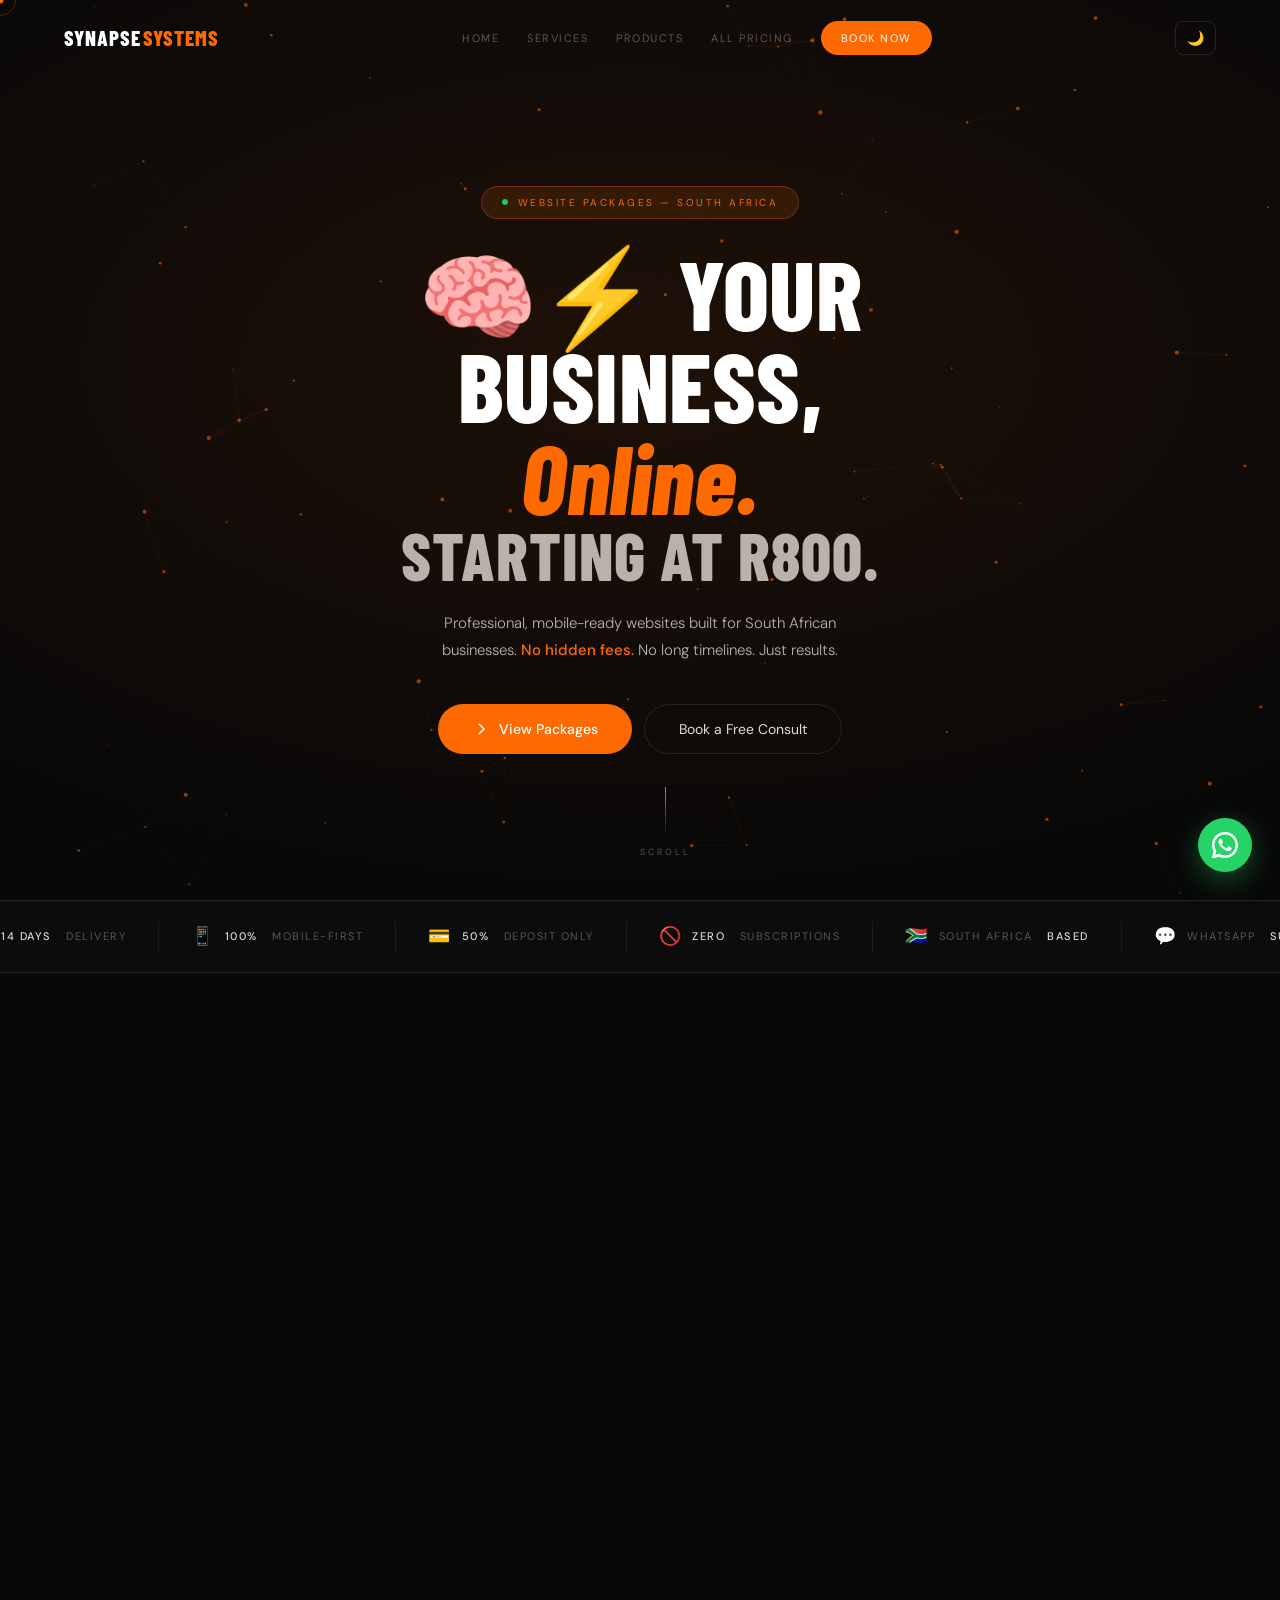
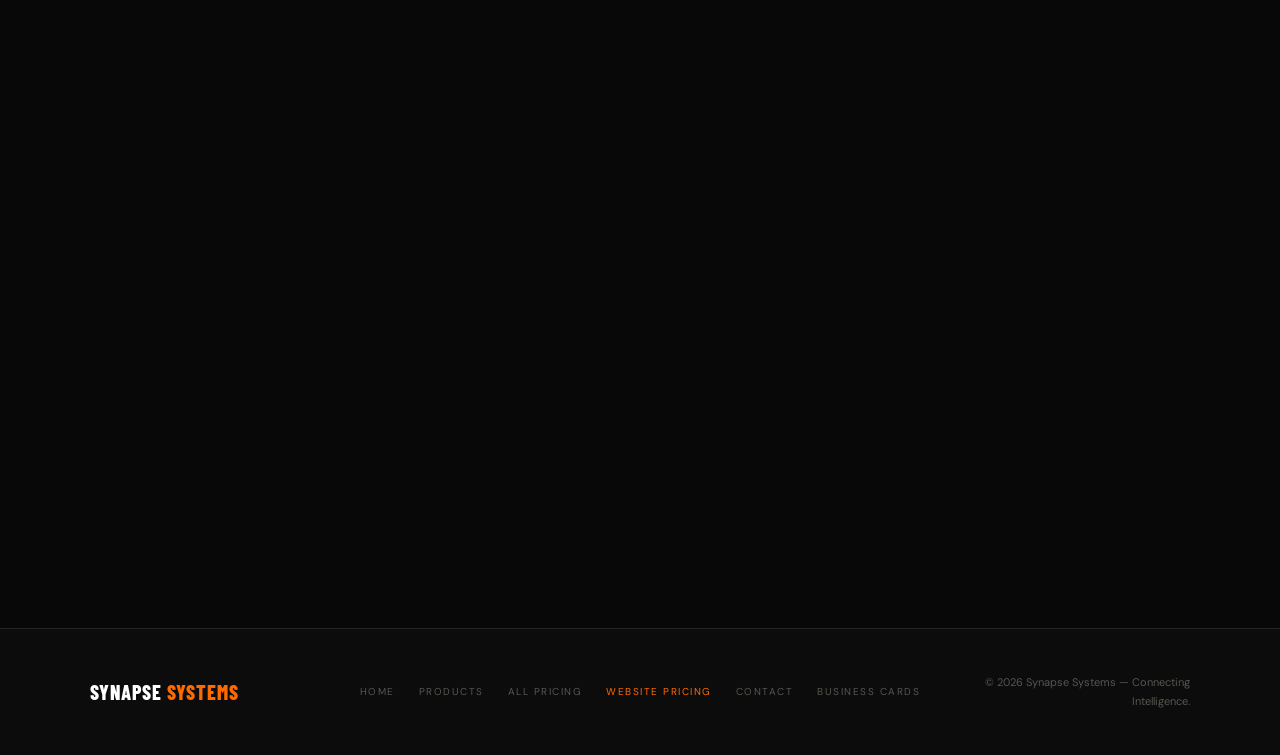
<file: pricing.html>
<!DOCTYPE html>
<html lang="en">
<head>
<meta charset="UTF-8">
<meta name="viewport" content="width=device-width, initial-scale=1.0">
<title>Website Pricing & Booking — Synapse Systems</title>
<meta name="description" content="Professional website packages starting from R800. Book your free consultation via WhatsApp today.">
<link rel="icon" href="data:image/svg+xml,<svg xmlns='http://www.w3.org/2000/svg' viewBox='0 0 100 100'><text y='.9em' font-size='90'>⚡</text></svg>">
<link href="https://fonts.googleapis.com/css2?family=Barlow+Condensed:ital,wght@0,400;0,700;0,800;1,700;1,800&family=DM+Sans:ital,wght@0,300;0,400;0,500;1,400&display=swap" rel="stylesheet">

  <link rel="stylesheet" href="pricing.css">
</head>
<body>

<!-- CURSOR -->
<div id="c-dot"></div>
<div id="c-ring"></div>

<!-- WA BUBBLE -->
<a class="wa-bubble" href="https://wa.me/27677723822?text=Hi%20Synapse%20Systems!%20I%27d%20like%20to%20enquire%20about%20your%20website%20packages." target="_blank" aria-label="WhatsApp">
  <svg viewBox="0 0 24 24"><path d="M17.472 14.382c-.297-.149-1.758-.867-2.03-.967-.273-.099-.471-.148-.67.15-.197.297-.767.966-.94 1.164-.173.199-.347.223-.644.075-.297-.15-1.255-.463-2.39-1.475-.883-.788-1.48-1.761-1.653-2.059-.173-.297-.018-.458.13-.606.134-.133.298-.347.446-.52.149-.174.198-.298.298-.497.099-.198.05-.371-.025-.52-.075-.149-.669-1.612-.916-2.207-.242-.579-.487-.5-.669-.51-.173-.008-.371-.01-.57-.01-.198 0-.52.074-.792.372-.272.297-1.04 1.016-1.04 2.479 0 1.462 1.065 2.875 1.213 3.074.149.198 2.096 3.2 5.077 4.487.709.306 1.262.489 1.694.625.712.227 1.36.195 1.871.118.571-.085 1.758-.719 2.006-1.413.248-.694.248-1.289.173-1.413-.074-.124-.272-.198-.57-.347z"/><path d="M12 0C5.373 0 0 5.373 0 12c0 2.122.554 4.116 1.522 5.85L.057 23.27a.75.75 0 00.916.927l5.565-1.457A11.943 11.943 0 0012 24c6.627 0 12-5.373 12-12S18.627 0 12 0zm0 21.75a9.693 9.693 0 01-4.964-1.365l-.355-.212-3.683.965.983-3.586-.232-.369A9.693 9.693 0 012.25 12C2.25 6.615 6.615 2.25 12 2.25S21.75 6.615 21.75 12 17.385 21.75 12 21.75z"/></svg>
  <span class="wa-tooltip">Chat with us</span>
</a>

<!-- BACK TOP -->
<button id="back-top" onclick="window.scrollTo({top:0,behavior:'smooth'})">↑</button>

<!-- MOBILE NAV -->
<nav class="mobile-nav" id="mobile-nav">
  <button class="mnav-close" onclick="closeMobileNav()">✕</button>
  <a href="index.html" onclick="closeMobileNav()">Home</a>
  <a href="index.html#services" onclick="closeMobileNav()">Services</a>
  <a href="index.html#products" onclick="closeMobileNav()">Products</a>
  <a href="all-pricing.html" onclick="closeMobileNav()">All Pricing</a>
  <a href="index.html#contact" onclick="closeMobileNav()">Contact</a>
  <a href="#booking" class="nav-pill-mobile" onclick="closeMobileNav()">Book Now →</a>
</nav>

<!-- HEADER -->
<header id="hdr">
  <a href="index.html" class="logo">Synapse <span>Systems</span></a>
  <nav class="header-nav">
    <a href="index.html">Home</a>
    <a href="index.html#services">Services</a>
    <a href="index.html#products">Products</a>
    <a href="all-pricing.html">All Pricing</a>
    <a href="#booking" class="nav-pill">Book Now</a>
  </nav>
  <div class="hright">
    <button class="theme-btn" onclick="toggleTheme()">🌙</button>
    <button class="hamburger" id="hamburger" onclick="toggleMobileNav()">
      <span></span><span></span><span></span>
    </button>
  </div>
</header>

<!-- ═══════════════════════════════════════════
     HERO
     ═══════════════════════════════════════════ -->
<section class="hero" id="home">
  <canvas id="hero-canvas"></canvas>
  <div class="hero-radial"></div>
  <div class="hero-inner">
    <div class="hero-eyebrow">
      <div class="eyebrow-dot"></div>
      Website Packages — South Africa
    </div>
    <h1>
      🧠⚡ Your Business,<br>
      <span class="accent">Online.</span>
      <span class="line2">Starting at R800.</span>
    </h1>
    <p class="hero-sub">
      Professional, mobile-ready websites built for South African businesses.
      <strong>No hidden fees.</strong> No long timelines. Just results.
    </p>
    <div class="hero-ctas">
      <button class="btn-primary" onclick="scrollTo('pricing')">
        <svg viewBox="0 0 24 24" fill="none" stroke="currentColor" stroke-width="2" width="18" height="18"><path d="M9 5l7 7-7 7"/></svg>
        View Packages
      </button>
      <button class="btn-ghost" onclick="scrollTo('booking')">Book a Free Consult</button>
    </div>
  </div>
  <div class="scroll-cue">
    <div class="scroll-cue-line"></div>
    <div class="scroll-cue-label">Scroll</div>
  </div>
</section>

<!-- ═══════════════════════════════════════════
     TRUST STRIP
     ═══════════════════════════════════════════ -->
<div class="trust-strip">
  <div class="trust-inner">
    <div class="trust-item"><span class="t-ico">⚡</span><strong>3–14 Days</strong>&nbsp;Delivery</div>
    <div class="trust-item"><span class="t-ico">📱</span><strong>100%</strong>&nbsp;Mobile-First</div>
    <div class="trust-item"><span class="t-ico">💳</span><strong>50%</strong>&nbsp;Deposit Only</div>
    <div class="trust-item"><span class="t-ico">🚫</span><strong>Zero</strong>&nbsp;Subscriptions</div>
    <div class="trust-item"><span class="t-ico">🇿🇦</span>South Africa&nbsp;<strong>Based</strong></div>
    <div class="trust-item"><span class="t-ico">💬</span>WhatsApp&nbsp;<strong>Support</strong></div>
  </div>
</div>

<!-- ═══════════════════════════════════════════
     PRICING PLANS
     ═══════════════════════════════════════════ -->
<section class="sec" id="pricing">
  <div class="inner">
    <div class="plans-header rv">
      <div>
        <div class="sec-tag">Website Packages</div>
        <h2 class="sec-title">Choose Your Plan</h2>
        <p class="sec-sub">One-time payment. You own everything we build. No ongoing fees, no surprises.</p>
      </div>
      <a href="all-pricing.html" style="font-size:11px;letter-spacing:1.5px;text-transform:uppercase;color:var(--or);display:inline-flex;align-items:center;gap:6px;transition:gap .3s;" onmouseover="this.style.gap='10px'" onmouseout="this.style.gap='6px'">View all product pricing →</a>
    </div>

    <div class="plans-grid">

      <!-- BASIC -->
      <div class="plan-card rv delay-1">
        <div class="plan-tier-label">Basic</div>
        <div class="plan-price-block">
          <div class="plan-price">
            <span class="currency">R</span>
            <span class="amount">800</span>
          </div>
        </div>
        <div class="plan-cycle">One-time payment &nbsp;·&nbsp; Delivered in 3–5 days</div>
        <div class="plan-description">Perfect for freelancers, local shops, and anyone getting their business online for the first time.</div>
        <ul class="plan-features">
          <li><div class="feat-check">✓</div>1–3 Pages</li>
          <li><div class="feat-check">✓</div>Mobile-Friendly Design</li>
          <li><div class="feat-check">✓</div>Clean, Modern Layout</li>
          <li><div class="feat-check">✓</div>Contact Section</li>
          <li><div class="feat-check">✓</div>Delivered in 3–5 Days</li>
          <li><div class="feat-check">✓</div>WhatsApp Support</li>
          <li class="dim"><div class="feat-check">–</div>WhatsApp Chat Button</li>
          <li class="dim"><div class="feat-check">–</div>Scroll Animations</li>
          <li class="dim"><div class="feat-check">–</div>Contact Form</li>
        </ul>
        <button class="plan-cta ghost-cta" onclick="selectPlan('Basic – R800')">Get Started →</button>
      </div>

      <!-- STANDARD (featured) -->
      <div class="plan-card featured rv delay-2">
        <div class="plan-badge">Most Popular</div>
        <div class="plan-tier-label">Standard</div>
        <div class="plan-price-block">
          <div class="plan-price">
            <span class="currency">R</span>
            <span class="amount">1,500</span>
          </div>
        </div>
        <div class="plan-cycle">One-time payment &nbsp;·&nbsp; Delivered in 5–7 days</div>
        <div class="plan-description">The perfect balance for growing businesses that want a professional website that actually works hard for them.</div>
        <ul class="plan-features">
          <li><div class="feat-check">✓</div>3–5 Pages</li>
          <li><div class="feat-check">✓</div>Mobile-Friendly Design</li>
          <li><div class="feat-check">✓</div>Professional Layout & Branding</li>
          <li><div class="feat-check">✓</div>WhatsApp Chat Integration</li>
          <li><div class="feat-check">✓</div>Contact Form</li>
          <li><div class="feat-check">✓</div>Smooth Scroll Animations</li>
          <li><div class="feat-check">✓</div>SEO-Ready Structure</li>
          <li><div class="feat-check">✓</div>Delivered in 5–7 Days</li>
        </ul>
        <button class="plan-cta primary-cta" onclick="selectPlan('Standard – R1,500')">Get Started →</button>
      </div>

      <!-- PREMIUM -->
      <div class="plan-card rv delay-3">
        <div class="plan-tier-label">Premium</div>
        <div class="plan-price-block">
          <div class="plan-price">
            <span class="currency">R</span>
            <span class="amount">3,000</span>
            <span class="suffix">+</span>
          </div>
        </div>
        <div class="plan-cycle">Custom quote &nbsp;·&nbsp; Priority delivery</div>
        <div class="plan-description">For businesses that want to stand out completely — a fully bespoke, high-end digital experience with no limits.</div>
        <ul class="plan-features">
          <li><div class="feat-check">✓</div>Unlimited Pages</li>
          <li><div class="feat-check">✓</div>Custom Design & Full Branding</li>
          <li><div class="feat-check">✓</div>Advanced Features & Effects</li>
          <li><div class="feat-check">✓</div>High-End UI/UX Experience</li>
          <li><div class="feat-check">✓</div>WhatsApp + Email Integration</li>
          <li><div class="feat-check">✓</div>AI-Powered Elements</li>
          <li><div class="feat-check">✓</div>Booking System Included</li>
          <li><div class="feat-check">✓</div>Priority Delivery & Support</li>
        </ul>
        <button class="plan-cta ghost-cta" onclick="selectPlan('Premium – R3,000+')">Get Custom Quote →</button>
      </div>

    </div>

    <!-- Compare strip -->
    <div class="compare-strip rv">
      <div class="compare-left">
        <div class="compare-ico">💡</div>
        <div class="compare-text">
          <p><strong>Not sure which package to choose?</strong> Book a free 30-minute consultation and we'll recommend the right package for your business and budget.</p>
        </div>
      </div>
      <div class="compare-right">
        <span class="c-tag">No Obligation</span>
        <span class="c-tag">Free Consult</span>
        <span class="c-tag">24hr Reply</span>
      </div>
    </div>
  </div>
</section>

<!-- ═══════════════════════════════════════════
     ADD-ONS
     ═══════════════════════════════════════════ -->
<section class="sec sec-alt" id="addons">
  <div class="inner">
    <div class="rv" style="margin-bottom:44px;">
      <div class="sec-tag">Extras</div>
      <h2 class="sec-title">Add-On Services</h2>
      <p class="sec-sub">Supercharge any package with extras. All add-ons are one-time pricing unless noted.</p>
    </div>
    <div class="addons-grid">
      <div class="addon-card rv delay-1">
        <div class="addon-icon">🤖</div>
        <div class="addon-info"><h4>AI Chat Widget</h4><p>Smart chatbot that answers visitor questions 24/7 even while you sleep.</p><div class="addon-price">From R400</div></div>
      </div>
      <div class="addon-card rv delay-2">
        <div class="addon-icon">📅</div>
        <div class="addon-info"><h4>Booking System</h4><p>Let clients schedule appointments directly on your website, 24/7.</p><div class="addon-price">From R500</div></div>
      </div>
      <div class="addon-card rv delay-3">
        <div class="addon-icon">🛒</div>
        <div class="addon-info"><h4>Online Store</h4><p>Sell products or services directly from your website with ease.</p><div class="addon-price">From R800</div></div>
      </div>
      <div class="addon-card rv delay-1">
        <div class="addon-icon">🔍</div>
        <div class="addon-info"><h4>SEO Optimisation</h4><p>Full keyword research and technical SEO to help Google find you faster.</p><div class="addon-price">From R600</div></div>
      </div>
      <div class="addon-card rv delay-2">
        <div class="addon-icon">📊</div>
        <div class="addon-info"><h4>Analytics Dashboard</h4><p>See who visits your site, where they come from, and what they click on.</p><div class="addon-price">From R300</div></div>
      </div>
      <div class="addon-card rv delay-3">
        <div class="addon-icon">🔧</div>
        <div class="addon-info"><h4>Monthly Maintenance</h4><p>We keep your site updated, fast, and running smoothly every month.</p><div class="addon-price">From R250 / month</div></div>
      </div>
    </div>
  </div>
</section>

<!-- ═══════════════════════════════════════════
     HOW IT WORKS
     ═══════════════════════════════════════════ -->
<section class="sec" id="process">
  <div class="inner">
    <div class="rv" style="text-align:center;max-width:500px;margin:0 auto 56px;">
      <div class="sec-tag">The Process</div>
      <h2 class="sec-title">How We Build<br>Your Website</h2>
    </div>
    <div class="timeline rv">
      <div class="timeline-step">
        <div class="tl-num"><span>01</span></div>
        <div class="tl-title">Book a Consult</div>
        <p class="tl-desc">Fill in the booking form or WhatsApp us directly. We reply within 24 hours.</p>
      </div>
      <div class="timeline-step">
        <div class="tl-num"><span>02</span></div>
        <div class="tl-title">Share Your Vision</div>
        <p class="tl-desc">Tell us about your business, your goals, and what style you're drawn to.</p>
      </div>
      <div class="timeline-step">
        <div class="tl-num"><span>03</span></div>
        <div class="tl-title">We Build It</div>
        <p class="tl-desc">We design and develop your site. You see it before it goes live — no surprises.</p>
      </div>
      <div class="timeline-step">
        <div class="tl-num"><span>04</span></div>
        <div class="tl-title">Go Live 🚀</div>
        <p class="tl-desc">Your site is deployed, fully tested, and you receive all your files. You own it.</p>
      </div>
    </div>
  </div>
</section>

<!-- ═══════════════════════════════════════════
     FAQ
     ═══════════════════════════════════════════ -->
<section class="sec sec-alt" id="faq">
  <div class="inner">
    <div class="faq-layout">
      <div class="faq-sidebar rv">
        <div class="sec-tag">Questions</div>
        <h3>Frequently<br>Asked</h3>
        <p>Have a question that's not listed? WhatsApp us directly — we respond within a few hours.</p>
        <button class="faq-wa-btn" onclick="window.open('https://wa.me/27677723822?text=Hi%20I%20have%20a%20question%20about%20your%20website%20packages','_blank')">
          <svg viewBox="0 0 24 24"><path d="M17.472 14.382c-.297-.149-1.758-.867-2.03-.967-.273-.099-.471-.148-.67.15-.197.297-.767.966-.94 1.164-.173.199-.347.223-.644.075-.297-.15-1.255-.463-2.39-1.475-.883-.788-1.48-1.761-1.653-2.059-.173-.297-.018-.458.13-.606.134-.133.298-.347.446-.52.149-.174.198-.298.298-.497.099-.198.05-.371-.025-.52-.075-.149-.669-1.612-.916-2.207-.242-.579-.487-.5-.669-.51-.173-.008-.371-.01-.57-.01-.198 0-.52.074-.792.372-.272.297-1.04 1.016-1.04 2.479 0 1.462 1.065 2.875 1.213 3.074.149.198 2.096 3.2 5.077 4.487.709.306 1.262.489 1.694.625.712.227 1.36.195 1.871.118.571-.085 1.758-.719 2.006-1.413.248-.694.248-1.289.173-1.413-.074-.124-.272-.198-.57-.347z"/><path d="M12 0C5.373 0 0 5.373 0 12c0 2.122.554 4.116 1.522 5.85L.057 23.27a.75.75 0 00.916.927l5.565-1.457A11.943 11.943 0 0012 24c6.627 0 12-5.373 12-12S18.627 0 12 0zm0 21.75a9.693 9.693 0 01-4.964-1.365l-.355-.212-3.683.965.983-3.586-.232-.369A9.693 9.693 0 012.25 12C2.25 6.615 6.615 2.25 12 2.25S21.75 6.615 21.75 12 17.385 21.75 12 21.75z"/></svg>
          Ask on WhatsApp
        </button>
      </div>
      <div class="faq-list rv">
        <div class="faq-item">
          <button class="faq-q" onclick="toggleFaq(this)">
            <span class="faq-q-text">How long does it take to build my website?</span>
            <div class="faq-icon">+</div>
          </button>
          <div class="faq-answer">Basic sites are typically ready in 3–5 days. Standard packages take 5–7 days. Premium projects are scoped individually — usually 1–2 weeks depending on the complexity and number of pages.</div>
        </div>
        <div class="faq-item">
          <button class="faq-q" onclick="toggleFaq(this)">
            <span class="faq-q-text">Do I pay everything upfront?</span>
            <div class="faq-icon">+</div>
          </button>
          <div class="faq-answer">We require a 50% deposit to begin work, with the remaining balance due when your site is complete and you're happy with it. For Premium projects, a custom payment plan can be arranged.</div>
        </div>
        <div class="faq-item">
          <button class="faq-q" onclick="toggleFaq(this)">
            <span class="faq-q-text">Will my website work on mobile phones?</span>
            <div class="faq-icon">+</div>
          </button>
          <div class="faq-answer">Absolutely. Every website we build is fully responsive and tested across phones, tablets, and desktops. We design mobile-first — because most of your customers visit on their phones.</div>
        </div>
        <div class="faq-item">
          <button class="faq-q" onclick="toggleFaq(this)">
            <span class="faq-q-text">Can I update the website myself after delivery?</span>
            <div class="faq-icon">+</div>
          </button>
          <div class="faq-answer">Yes. You receive all your website files and can make basic edits yourself. We also offer monthly maintenance packages if you'd prefer to leave all updates to us.</div>
        </div>
        <div class="faq-item">
          <button class="faq-q" onclick="toggleFaq(this)">
            <span class="faq-q-text">Do I need to buy hosting?</span>
            <div class="faq-icon">+</div>
          </button>
          <div class="faq-answer">We recommend Netlify for free hosting and guide you through setting it up — it's completely free for standard websites. Domain registration is separate and costs around R150–R200 per year.</div>
        </div>
        <div class="faq-item">
          <button class="faq-q" onclick="toggleFaq(this)">
            <span class="faq-q-text">What do I need to provide to get started?</span>
            <div class="faq-icon">+</div>
          </button>
          <div class="faq-answer">Just your business info, logo (if you have one), any photos or content you want included, and a rough idea of what you need. We'll guide you through everything else in your free consultation.</div>
        </div>
      </div>
    </div>
  </div>
</section>

<!-- ═══════════════════════════════════════════
     BOOKING FORM
     ═══════════════════════════════════════════ -->
<section class="booking-section" id="booking">
  <div class="booking-layout">

    <!-- Left info -->
    <div class="booking-info rv">
      <div class="sec-tag">Book a Free Consult</div>
      <h2 class="sec-title">Let's Build<br>Something Great</h2>
      <p class="sec-sub">Fill in the form and your details go straight to our WhatsApp. We respond within 24 hours with a quote and delivery timeline.</p>

      <div class="booking-perks">
        <div class="perk">
          <div class="perk-ico">🎯</div>
          <div class="perk-text">
            <h4>Free Strategy Call</h4>
            <p>30-minute consultation to understand your business and recommend the right package.</p>
          </div>
        </div>
        <div class="perk">
          <div class="perk-ico">💬</div>
          <div class="perk-text">
            <h4>Direct WhatsApp Reply</h4>
            <p>No email forms that get lost. Your booking goes straight to our WhatsApp.</p>
          </div>
        </div>
        <div class="perk">
          <div class="perk-ico">📋</div>
          <div class="perk-text">
            <h4>Custom Quote</h4>
            <p>You'll receive a clear, itemised quote with a delivery timeline — no obligation to proceed.</p>
          </div>
        </div>
      </div>

      <div class="booking-trust">
        <div class="bt-ico">🔒</div>
        <div class="bt-text">
          <p><strong>50% deposit to start.</strong> Balance only due when you're happy with the finished site. You own everything we build — no lock-ins.</p>
        </div>
      </div>
    </div>

    <!-- Right form -->
    <div class="rv">
      <div class="booking-form-wrap">
        <div class="form-header">
          <h3>Book Your Consultation</h3>
          <p>Takes less than 2 minutes to fill in</p>
          <div class="form-step-indicator">
            <div class="step-dot active"></div>
            <div class="step-dot active"></div>
            <div class="step-dot active"></div>
          </div>
        </div>
        <div class="form-body">
          <div class="field-row">
            <div class="field-group">
              <label class="field-label" for="f-name">Your Name *</label>
              <input class="field-input" type="text" id="f-name" placeholder="e.g. Thabo Dlamini" autocomplete="name">
            </div>
            <div class="field-group">
              <label class="field-label" for="f-phone">Phone / WhatsApp *</label>
              <input class="field-input" type="tel" id="f-phone" placeholder="e.g. 082 000 0000" autocomplete="tel">
            </div>
          </div>
          <div class="field-group">
            <label class="field-label" for="f-biz">Business Name</label>
            <input class="field-input" type="text" id="f-biz" placeholder="e.g. Thabo's Barber Shop" autocomplete="organization">
          </div>
          <div class="field-group" style="margin-bottom:14px;">
            <label class="field-label" for="f-plan">Package You're Interested In *</label>
            <select class="field-input" id="f-plan">
              <option value="" disabled selected>Select a package</option>
              <option value="Basic – R800">🌐 Basic — R800</option>
              <option value="Standard – R1,500">💼 Standard — R1,500 (Most Popular)</option>
              <option value="Premium – R3,000+">🚀 Premium — R3,000+</option>
              <option value="Not Sure Yet">🤔 Not Sure Yet — Need Advice</option>
            </select>
          </div>
          <div class="field-group" style="margin-bottom:18px;">
            <label class="field-label" for="f-msg">Tell Us About Your Project</label>
            <textarea class="field-input" id="f-msg" placeholder="What does your business do? What do you want your website to achieve? Any specific features in mind?"></textarea>
          </div>
          <button class="wa-submit-btn" onclick="sendToWhatsApp()">
            <svg viewBox="0 0 24 24"><path d="M17.472 14.382c-.297-.149-1.758-.867-2.03-.967-.273-.099-.471-.148-.67.15-.197.297-.767.966-.94 1.164-.173.199-.347.223-.644.075-.297-.15-1.255-.463-2.39-1.475-.883-.788-1.48-1.761-1.653-2.059-.173-.297-.018-.458.13-.606.134-.133.298-.347.446-.52.149-.174.198-.298.298-.497.099-.198.05-.371-.025-.52-.075-.149-.669-1.612-.916-2.207-.242-.579-.487-.5-.669-.51-.173-.008-.371-.01-.57-.01-.198 0-.52.074-.792.372-.272.297-1.04 1.016-1.04 2.479 0 1.462 1.065 2.875 1.213 3.074.149.198 2.096 3.2 5.077 4.487.709.306 1.262.489 1.694.625.712.227 1.36.195 1.871.118.571-.085 1.758-.719 2.006-1.413.248-.694.248-1.289.173-1.413-.074-.124-.272-.198-.57-.347z"/><path d="M12 0C5.373 0 0 5.373 0 12c0 2.122.554 4.116 1.522 5.85L.057 23.27a.75.75 0 00.916.927l5.565-1.457A11.943 11.943 0 0012 24c6.627 0 12-5.373 12-12S18.627 0 12 0zm0 21.75a9.693 9.693 0 01-4.964-1.365l-.355-.212-3.683.965.983-3.586-.232-.369A9.693 9.693 0 012.25 12C2.25 6.615 6.615 2.25 12 2.25S21.75 6.615 21.75 12 17.385 21.75 12 21.75z"/></svg>
            Send Booking via WhatsApp
          </button>
          <p class="form-disclaimer">
            <svg viewBox="0 0 24 24" fill="none" stroke="currentColor" stroke-width="2" width="14" height="14"><path d="M9 12l2 2 4-4m5.618-4.016A11.955 11.955 0 0112 2.944a11.955 11.955 0 01-8.618 3.04A12.02 12.02 0 003 9c0 5.591 3.824 10.29 9 11.622 5.176-1.332 9-6.03 9-11.622 0-1.042-.133-2.052-.382-3.016z"/></svg>
            Opens WhatsApp with your details pre-filled. No email needed.
          </p>
        </div>
      </div>
    </div>
  </div>
</section>

<!-- ═══════════════════════════════════════════
     PAGE CTA
     ═══════════════════════════════════════════ -->
<div class="page-cta rv">
  <div class="page-cta-inner">
    <h2>Ready to Get<br><em>Online Today?</em></h2>
    <p>Join South African businesses already running on Synapse Systems websites. Fast delivery, professional design, and WhatsApp-first support every step of the way.</p>
    <div class="page-cta-btns">
      <button class="btn-primary" onclick="scrollTo('booking')">💬 Book Your Free Consult</button>
      <a href="all-pricing.html" class="btn-ghost">View All Products →</a>
    </div>
  </div>
</div>

<!-- ═══════════════════════════════════════════
     FOOTER
     ═══════════════════════════════════════════ -->
<footer>
  <div class="footer-inner">
    <div class="footer-logo">Synapse <span>Systems</span></div>
    <div class="footer-links">
      <a href="index.html">Home</a>
      <a href="index.html#products">Products</a>
      <a href="all-pricing.html">All Pricing</a>
      <a href="pricing.html" class="active">Website Pricing</a>
      <a href="index.html#contact">Contact</a>
      <a href="business-card.html">Business Cards</a>
    </div>
    <div class="footer-right">
      <div class="footer-copy">© 2026 Synapse Systems — Connecting Intelligence.</div>
    </div>
  </div>
</footer>

  <script src="pricing.js"></script>
</body>
</html>
</file>
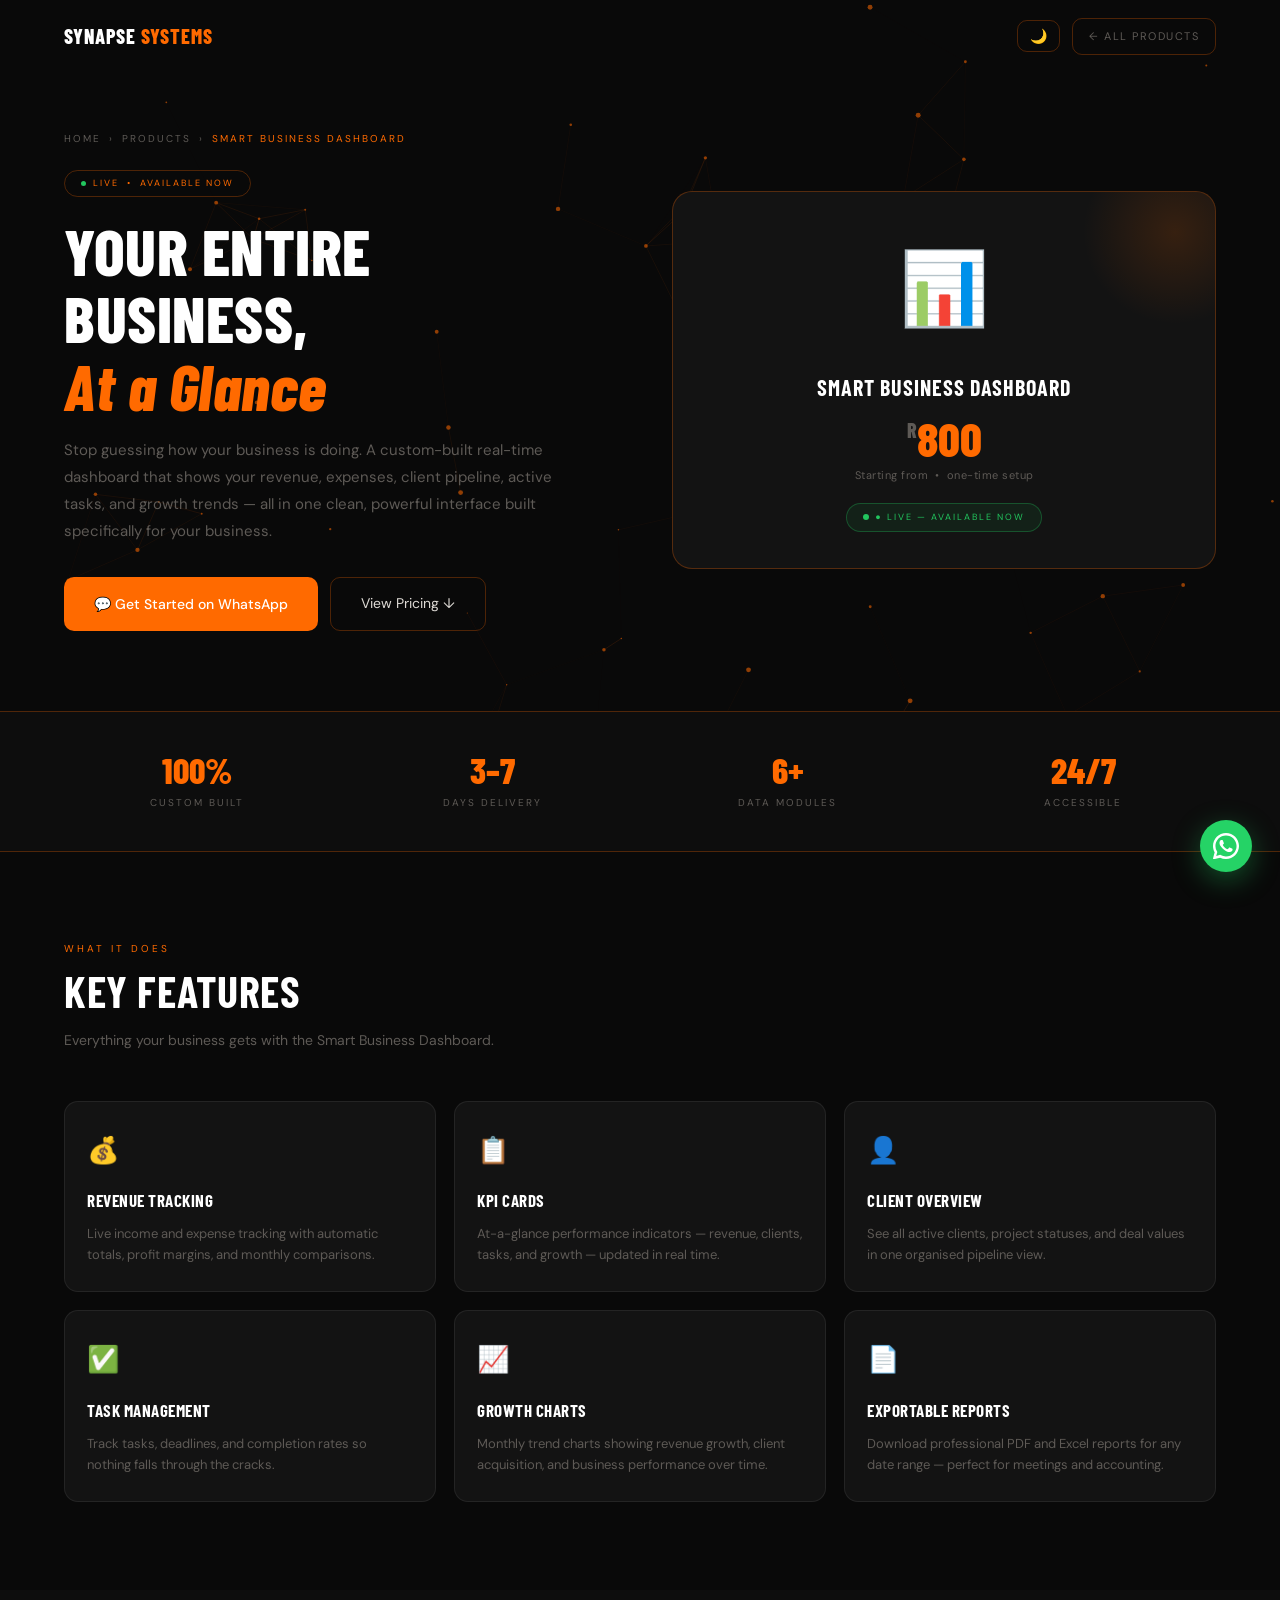
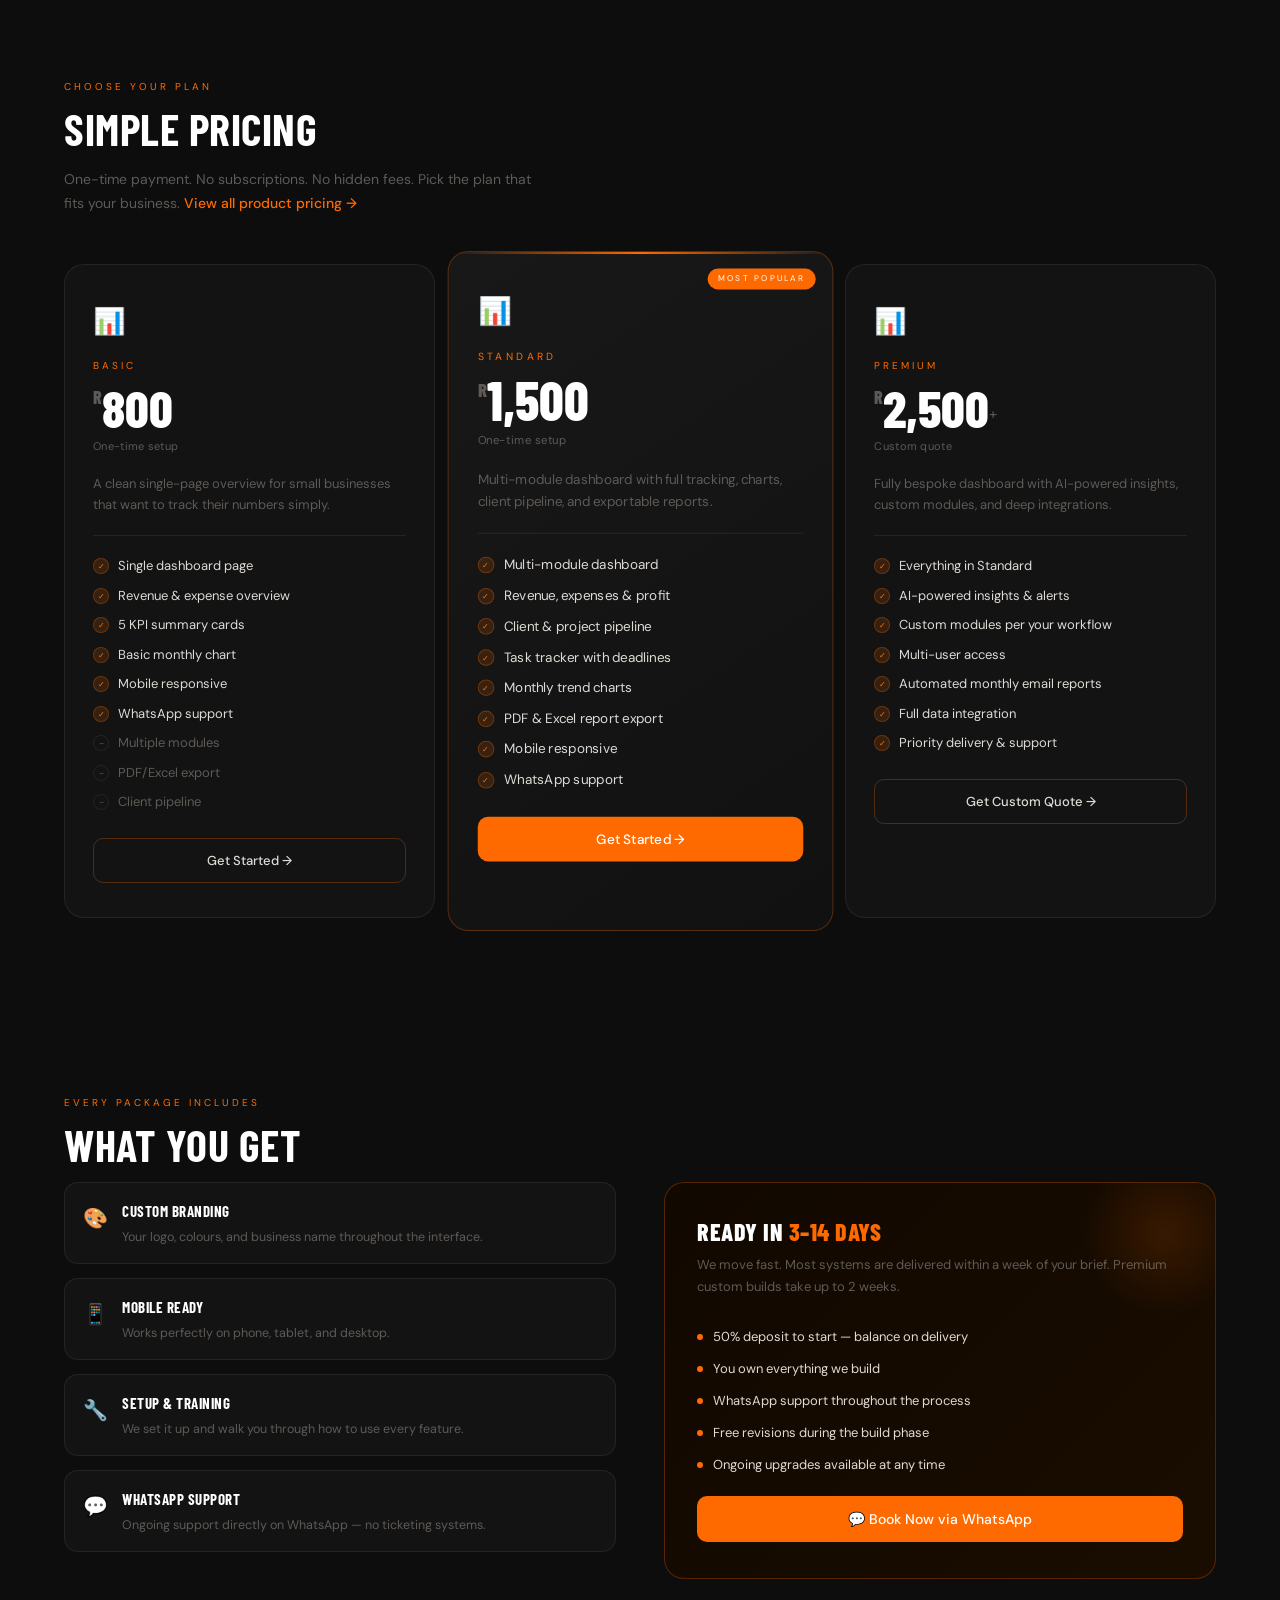
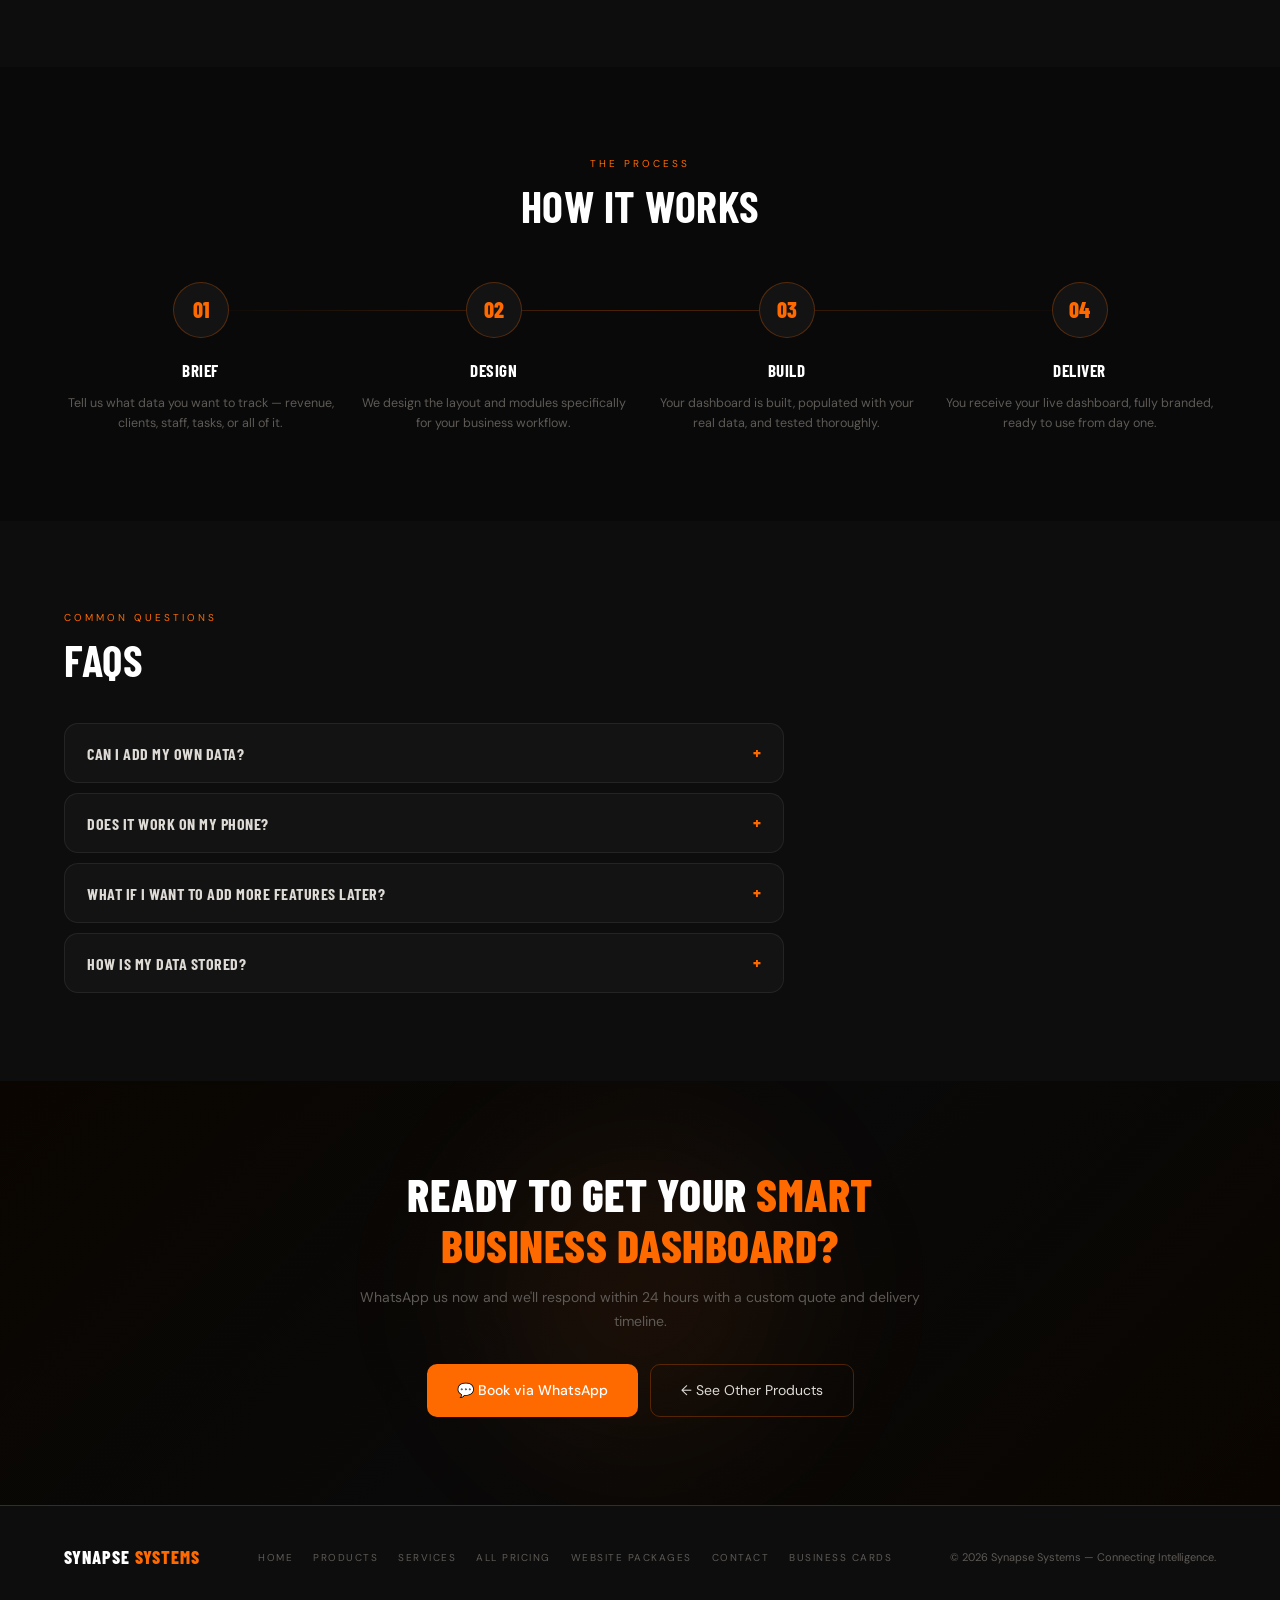
<file: product.html>
<!DOCTYPE html>
<html lang="en">
<head>
<meta charset="UTF-8">
<meta name="viewport" content="width=device-width, initial-scale=1.0">
<title>Product — Synapse Systems</title>
<meta name="description" content="Full product details and pricing — Synapse Systems">
<link rel="icon" href="data:image/svg+xml,<svg xmlns='http://www.w3.org/2000/svg' viewBox='0 0 100 100'><text y='.9em' font-size='90'>⚡</text></svg>">
<link href="https://fonts.googleapis.com/css2?family=Barlow+Condensed:ital,wght@0,400;0,700;0,800;1,700;1,800&family=DM+Sans:wght@300;400;500&display=swap" rel="stylesheet">

  <link rel="stylesheet" href="product.css">
</head>
<body>

<!-- WA BUBBLE -->
<a class="wab" id="wa-link" href="https://wa.me/27677723822" target="_blank" aria-label="WhatsApp">
  <svg viewBox="0 0 24 24" fill="currentColor" width="26" height="26"><path d="M17.472 14.382c-.297-.149-1.758-.867-2.03-.967-.273-.099-.471-.148-.67.15-.197.297-.767.966-.94 1.164-.173.199-.347.223-.644.075-.297-.15-1.255-.463-2.39-1.475-.883-.788-1.48-1.761-1.653-2.059-.173-.297-.018-.458.13-.606.134-.133.298-.347.446-.52.149-.174.198-.298.298-.497.099-.198.05-.371-.025-.52-.075-.149-.669-1.612-.916-2.207-.242-.579-.487-.5-.669-.51-.173-.008-.371-.01-.57-.01-.198 0-.52.074-.792.372-.272.297-1.04 1.016-1.04 2.479 0 1.462 1.065 2.875 1.213 3.074.149.198 2.096 3.2 5.077 4.487.709.306 1.262.489 1.694.625.712.227 1.36.195 1.871.118.571-.085 1.758-.719 2.006-1.413.248-.694.248-1.289.173-1.413-.074-.124-.272-.198-.57-.347z"/><path d="M12 0C5.373 0 0 5.373 0 12c0 2.122.554 4.116 1.522 5.85L.057 23.27a.75.75 0 00.916.927l5.565-1.457A11.943 11.943 0 0012 24c6.627 0 12-5.373 12-12S18.627 0 12 0zm0 21.75a9.693 9.693 0 01-4.964-1.365l-.355-.212-3.683.965.983-3.586-.232-.369A9.693 9.693 0 012.25 12C2.25 6.615 6.615 2.25 12 2.25S21.75 6.615 21.75 12 17.385 21.75 12 21.75z"/></svg>
</a>
<button id="btt" onclick="window.scrollTo({top:0,behavior:'smooth'})">↑</button>

<!-- HEADER -->
<header id="hdr">
  <a href="index.html" class="logo">Synapse <span>Systems</span></a>
  <div class="hright">
    <button class="tbtn" onclick="toggleTheme()">🌙</button>
    <a href="index.html#products" class="back-btn">← All Products</a>
  </div>
</header>

<!-- DYNAMIC CONTENT INJECTED HERE -->
<div id="page-content">
  <!-- Loading state -->
  <div style="min-height:100vh;display:flex;align-items:center;justify-content:center;">
    <div style="text-align:center;">
      <div style="font-family:var(--fd);font-size:48px;font-weight:800;color:var(--or);margin-bottom:16px;animation:pulse 1.5s infinite;">SS</div>
      <div style="font-size:10px;letter-spacing:3px;text-transform:uppercase;color:var(--muted);">Loading Product...</div>
    </div>
  </div>
</div>

<!-- FOOTER -->
<footer>
  <div class="fi">
    <div class="fl">Synapse <span>Systems</span></div>
    <div class="flinks">
      <a href="index.html">Home</a>
      <a href="index.html#products">Products</a>
      <a href="index.html#services">Services</a>
      <a href="all-pricing.html">All Pricing</a><a href="pricing.html">Website Packages</a>
      <a href="index.html#contact">Contact</a>
      <a href="business-card.html">Business Cards</a>
    </div>
    <div class="fc">© 2026 Synapse Systems — Connecting Intelligence.</div>
  </div>
</footer>

  <script src="product.js"></script>
</body>
</html>
</file>
<file: all-pricing.css>
/* ==============================================================
   SYNAPSE SYSTEMS — ALL PRICING STYLES
   all-pricing.css  |  Linked by: all-pricing.html
   ============================================================== */

html{scroll-behavior:smooth;}
:root{
  --or:#ff6a00;--og:rgba(255,106,0,.14);--ol:rgba(255,106,0,.28);
  --bg:#090909;--bg2:#0d0d0d;--bg3:#111111;
  --card:#131313;--cardh:#181818;--border:rgba(255,255,255,.07);
  --text:#dedad5;--muted:#5e5a56;--w:#fff;--g:#22c55e;
  --fd:'Barlow Condensed',sans-serif;--fb:'DM Sans',sans-serif;
  --rsm:10px;--r:14px;--rlg:20px;
  --ease:cubic-bezier(.4,0,.2,1);--t:.3s cubic-bezier(.4,0,.2,1);
}
.lm{--bg:#f4f2ef;--bg2:#eceae6;--bg3:#e4e2de;--card:#fff;--cardh:#f9f7f5;--border:rgba(0,0,0,.08);--text:#1c1a18;--muted:#9b9590;--w:#0a0a0a;}
*,*::before,*::after{margin:0;padding:0;box-sizing:border-box;}
body{font-family:var(--fb);background:var(--bg);color:var(--text);line-height:1.7;overflow-x:hidden;transition:background .5s var(--ease),color .5s var(--ease);}
a{text-decoration:none;color:inherit;}
::-webkit-scrollbar{width:4px;}::-webkit-scrollbar-track{background:var(--bg);}
::-webkit-scrollbar-thumb{background:var(--ol);border-radius:4px;}
::selection{background:var(--or);color:#fff;}

/* ── HEADER ── */
header{position:fixed;top:0;left:0;right:0;z-index:200;display:flex;align-items:center;justify-content:space-between;padding:18px 5%;transition:background var(--t),box-shadow var(--t);}
header.sc{background:rgba(9,9,9,.96);backdrop-filter:blur(24px);-webkit-backdrop-filter:blur(24px);box-shadow:0 1px 0 var(--ol);}
.lm header.sc{background:rgba(244,242,239,.96);}
.logo{font-family:var(--fd);font-size:20px;font-weight:800;color:var(--w);letter-spacing:1px;text-transform:uppercase;}
.logo span{color:var(--or);}
.hright{display:flex;align-items:center;gap:10px;}
.tbtn{background:transparent;border:1px solid var(--ol);border-radius:var(--rsm);padding:7px 12px;font-size:14px;color:var(--text);cursor:pointer;transition:background var(--t);}
.tbtn:hover{background:var(--og);}
.back-btn{display:inline-flex;align-items:center;gap:6px;padding:8px 16px;border:1px solid var(--ol);border-radius:var(--rsm);font-size:11px;letter-spacing:1.5px;text-transform:uppercase;color:var(--muted);transition:color var(--t),border-color var(--t);}
.back-btn:hover{color:var(--or);border-color:var(--or);}

/* ── STICKY PRODUCT NAV ── */
.prod-nav{position:sticky;top:60px;z-index:100;background:var(--bg2);border-bottom:1px solid var(--border);padding:0 5%;}
.prod-nav-inner{max-width:1200px;margin:0 auto;display:flex;gap:0;overflow-x:auto;scrollbar-width:none;}
.prod-nav-inner::-webkit-scrollbar{display:none;}
.pnav-item{display:inline-flex;align-items:center;gap:8px;padding:14px 20px;font-size:11px;letter-spacing:1.5px;text-transform:uppercase;color:var(--muted);white-space:nowrap;border-bottom:2px solid transparent;transition:color var(--t),border-color var(--t);cursor:pointer;flex-shrink:0;}
.pnav-item:hover{color:var(--text);}
.pnav-item.active{color:var(--or);border-bottom-color:var(--or);}
.pnav-ico{font-size:16px;}

/* ── PAGE HERO ── */
.page-hero{padding:110px 5% 60px;text-align:center;position:relative;overflow:hidden;}
.page-hero canvas{position:absolute;inset:0;width:100%;height:100%;z-index:0;}
.page-hero::before{content:'';position:absolute;width:600px;height:600px;background:radial-gradient(circle,rgba(255,106,0,.1),transparent 65%);top:50%;left:50%;transform:translate(-50%,-50%);filter:blur(70px);z-index:1;pointer-events:none;}
.hero-inner{position:relative;z-index:2;max-width:680px;margin:0 auto;}
.hero-badge{display:inline-flex;align-items:center;gap:8px;border:1px solid var(--ol);border-radius:30px;padding:6px 18px;font-size:10px;letter-spacing:2px;text-transform:uppercase;color:var(--or);margin-bottom:22px;animation:fadeDown .8s var(--ease) both;}
.hbdot{width:6px;height:6px;background:var(--or);border-radius:50%;animation:pulse 2s infinite;}
.page-hero h1{font-family:var(--fd);font-size:clamp(38px,6vw,72px);font-weight:800;color:var(--w);letter-spacing:.5px;text-transform:uppercase;margin-bottom:16px;line-height:1.05;animation:fadeUp .9s .1s var(--ease) both;}
.page-hero h1 em{color:var(--or);font-style:italic;text-transform:none;}
.page-hero p{font-size:15px;color:var(--muted);max-width:520px;margin:0 auto 32px;line-height:1.8;animation:fadeUp .9s .2s var(--ease) both;}

/* ── TRUST BAR ── */
.trust{background:var(--bg2);border-top:1px solid var(--ol);border-bottom:1px solid var(--ol);padding:22px 5%;}
.trust-inner{max-width:1100px;margin:0 auto;display:flex;align-items:center;justify-content:center;gap:36px;flex-wrap:wrap;}
.titem{display:flex;align-items:center;gap:9px;font-size:10px;letter-spacing:1.5px;text-transform:uppercase;color:var(--muted);}
.titem .ti{font-size:16px;}

/* ── PRODUCT PRICING BLOCK ── */
.prod-block{padding:80px 5%;border-bottom:1px solid var(--border);}
.prod-block:nth-child(even){background:var(--bg2);}
.prod-block-inner{max-width:1200px;margin:0 auto;}

/* Block header */
.pb-header{display:flex;align-items:flex-start;justify-content:space-between;flex-wrap:wrap;gap:20px;margin-bottom:48px;}
.pb-left{display:flex;align-items:center;gap:20px;}
.pb-emoji{width:64px;height:64px;border-radius:var(--rlg);display:flex;align-items:center;justify-content:center;font-size:30px;border:1px solid var(--ol);flex-shrink:0;}
.pb-info{}
.pb-label{font-size:10px;letter-spacing:3px;text-transform:uppercase;color:var(--or);margin-bottom:6px;}
.pb-title{font-family:var(--fd);font-size:clamp(24px,3vw,38px);font-weight:800;color:var(--w);letter-spacing:.5px;text-transform:uppercase;line-height:1.1;margin-bottom:6px;}
.pb-desc{font-size:13.5px;color:var(--muted);line-height:1.65;max-width:560px;}
.pb-right{display:flex;flex-direction:column;align-items:flex-end;gap:10px;}
.pb-from{font-size:11px;color:var(--muted);letter-spacing:.5px;}
.pb-price{font-family:var(--fd);font-size:42px;font-weight:800;color:var(--or);line-height:1;}
.pb-price sup{font-size:18px;vertical-align:top;margin-top:5px;display:inline-block;color:var(--muted);}
.pb-view-btn{display:inline-flex;align-items:center;gap:8px;padding:10px 22px;background:var(--og);border:1px solid var(--ol);border-radius:var(--rsm);font-size:11px;letter-spacing:1.5px;text-transform:uppercase;color:var(--or);transition:background var(--t),box-shadow var(--t);}
.pb-view-btn:hover{background:rgba(255,106,0,.22);box-shadow:0 6px 20px rgba(255,106,0,.25);}

/* Plans grid */
.plans-grid{display:grid;grid-template-columns:repeat(3,1fr);gap:20px;}
.plan{background:var(--card);border:1px solid var(--border);border-radius:var(--rlg);padding:32px 26px;position:relative;overflow:hidden;display:flex;flex-direction:column;transition:border-color var(--t),transform var(--t),box-shadow var(--t);}
.plan::before{content:'';position:absolute;top:0;left:0;right:0;height:2px;background:linear-gradient(90deg,transparent,var(--or),transparent);opacity:0;transition:opacity var(--t);}
.plan:hover{border-color:var(--ol);transform:translateY(-6px);box-shadow:0 24px 64px rgba(0,0,0,.5);}
.plan:hover::before{opacity:1;}
.plan.feat{border-color:var(--ol);background:linear-gradient(145deg,#181818,#111111);transform:scale(1.04);}
.plan.feat::before{opacity:1;}
.plan.feat:hover{transform:scale(1.04) translateY(-5px);}
.plan-pop{position:absolute;top:16px;right:16px;background:var(--or);color:#fff;font-size:8px;letter-spacing:2px;text-transform:uppercase;padding:3px 10px;border-radius:20px;}
.plan-ico{font-size:26px;margin-bottom:14px;display:block;}
.plan-tier{font-size:10px;letter-spacing:3px;text-transform:uppercase;color:var(--or);margin-bottom:7px;}
.plan-price{font-family:var(--fd);font-size:50px;font-weight:800;color:var(--w);line-height:1;margin-bottom:4px;}
.plan-price sup{font-size:18px;vertical-align:top;margin-top:7px;display:inline-block;color:var(--muted);}
.plan-price sub{font-size:14px;color:var(--muted);vertical-align:middle;font-family:var(--fb);font-weight:400;}
.plan-note{font-size:11px;color:var(--muted);margin-bottom:16px;letter-spacing:.3px;}
.plan-desc{font-size:13px;color:var(--muted);line-height:1.6;margin-bottom:18px;padding-bottom:18px;border-bottom:1px solid var(--border);}
.plan-feats{list-style:none;display:flex;flex-direction:column;gap:9px;margin-bottom:24px;flex:1;}
.plan-feats li{display:flex;align-items:flex-start;gap:8px;font-size:12.5px;color:var(--text);line-height:1.5;}
.plan-feats li.dim{color:var(--muted);}
.pck{width:15px;height:15px;border-radius:50%;background:var(--og);border:1px solid var(--ol);display:flex;align-items:center;justify-content:center;flex-shrink:0;margin-top:2px;font-size:8px;color:var(--or);}
.dim .pck{background:transparent;border-color:var(--border);color:var(--muted);}
.plan-btn{width:100%;padding:13px;border:none;border-radius:var(--rsm);font-size:13px;font-weight:500;font-family:var(--fb);cursor:pointer;transition:transform var(--t),box-shadow var(--t),background var(--t);margin-top:auto;}
.plan-btn.solid{background:var(--or);color:#fff;}
.plan-btn.solid:hover{transform:translateY(-2px);box-shadow:0 10px 28px rgba(255,106,0,.4);}
.plan-btn.outline{background:transparent;color:var(--text);border:1px solid var(--ol);}
.plan-btn.outline:hover{background:var(--og);border-color:var(--or);color:var(--w);}

/* What's included strip */
.includes-strip{margin-top:28px;padding:20px 24px;background:var(--bg3);border:1px solid var(--border);border-radius:var(--r);display:flex;align-items:center;justify-content:space-between;flex-wrap:wrap;gap:14px;}
.inc-left{display:flex;align-items:center;gap:12px;}
.inc-ico{font-size:20px;}
.inc-txt h4{font-family:var(--fd);font-size:15px;font-weight:700;color:var(--w);letter-spacing:.5px;text-transform:uppercase;margin-bottom:2px;}
.inc-txt p{font-size:12px;color:var(--muted);}
.inc-tags{display:flex;gap:7px;flex-wrap:wrap;}
.inc-tag{font-size:9px;letter-spacing:1.5px;text-transform:uppercase;padding:4px 10px;border-radius:20px;border:1px solid var(--border);color:var(--muted);}

/* ── CTA SECTION ── */
.page-cta{padding:88px 5%;text-align:center;background:linear-gradient(135deg,#090909,#110800,#090909);position:relative;overflow:hidden;}
.page-cta::before{content:'';position:absolute;width:500px;height:500px;background:radial-gradient(circle,rgba(255,106,0,.1),transparent 65%);top:50%;left:50%;transform:translate(-50%,-50%);filter:blur(60px);pointer-events:none;}
.cta-inner{position:relative;z-index:2;max-width:620px;margin:0 auto;}
.cta-inner h2{font-family:var(--fd);font-size:clamp(28px,4vw,50px);font-weight:800;color:var(--w);letter-spacing:.5px;text-transform:uppercase;margin-bottom:14px;line-height:1.1;}
.cta-inner h2 span{color:var(--or);}
.cta-inner p{font-size:15px;color:var(--muted);line-height:1.75;margin-bottom:30px;}
.cta-btns{display:flex;gap:12px;justify-content:center;flex-wrap:wrap;}
.btn-p{display:inline-flex;align-items:center;justify-content:center;gap:8px;padding:14px 30px;background:var(--or);color:#fff;border:none;border-radius:var(--rsm);font-size:14px;font-weight:500;font-family:var(--fb);cursor:pointer;transition:transform var(--t),box-shadow var(--t);}
.btn-p:hover{transform:translateY(-2px);box-shadow:0 14px 40px rgba(255,106,0,.38);}
.btn-o{display:inline-flex;align-items:center;justify-content:center;padding:14px 30px;background:transparent;color:var(--text);border:1px solid var(--ol);border-radius:var(--rsm);font-size:14px;font-family:var(--fb);cursor:pointer;transition:border-color var(--t),background var(--t),color var(--t);}
.btn-o:hover{border-color:var(--or);background:var(--og);color:var(--w);}

/* ── WA BUBBLE ── */
.wab{position:fixed;bottom:28px;right:28px;width:52px;height:52px;background:#25d366;border-radius:50%;display:flex;align-items:center;justify-content:center;color:#fff;z-index:90;box-shadow:0 8px 28px rgba(37,211,102,.35);transition:transform var(--t),box-shadow var(--t);}
.wab:hover{transform:scale(1.1) translateY(-3px);}
#btt{position:fixed;bottom:28px;left:28px;width:42px;height:42px;background:var(--card);border:1px solid var(--ol);border-radius:var(--rsm);color:var(--or);font-size:17px;display:flex;align-items:center;justify-content:center;opacity:0;pointer-events:none;transition:opacity var(--t),transform var(--t);z-index:90;cursor:pointer;}
#btt.vis{opacity:1;pointer-events:all;}
#btt:hover{background:var(--og);transform:translateY(-3px);}

/* ── FOOTER ── */
footer{background:var(--bg2);border-top:1px solid var(--ol);padding:36px 5%;}
.fi{max-width:1200px;margin:0 auto;display:flex;justify-content:space-between;align-items:center;flex-wrap:wrap;gap:16px;}
.fl{font-family:var(--fd);font-size:18px;font-weight:800;color:var(--w);letter-spacing:1px;text-transform:uppercase;}
.fl span{color:var(--or);}
.flinks{display:flex;gap:20px;flex-wrap:wrap;}
.flinks a{font-size:10px;letter-spacing:1.5px;text-transform:uppercase;color:var(--muted);transition:color var(--t);}
.flinks a:hover,.flinks a.hl{color:var(--or);}
.fc{font-size:11px;color:var(--muted);}

/* ── REVEAL ── */
.rv{opacity:0;transform:translateY(24px);transition:opacity .7s var(--ease),transform .7s var(--ease);}
.rv.act{opacity:1;transform:translateY(0);}

/* ── KEYFRAMES ── */
@keyframes fadeUp{from{opacity:0;transform:translateY(20px);}to{opacity:1;transform:translateY(0);}}
@keyframes fadeDown{from{opacity:0;transform:translateY(-14px);}to{opacity:1;transform:translateY(0);}}
@keyframes pulse{0%,100%{opacity:1;}50%{opacity:.4;}}
@keyframes scrollPulse{0%,100%{opacity:.3;}50%{opacity:1;}}

/* ── RESPONSIVE ── */
@media(max-width:1024px){
  .plans-grid{grid-template-columns:1fr 1fr;}
  .plan.feat{transform:none;}
  .plan.feat:hover{transform:translateY(-6px);}
  .pb-header{flex-direction:column;gap:16px;}
  .pb-right{align-items:flex-start;}
}
@media(max-width:768px){
  .plans-grid{grid-template-columns:1fr;}
  .plan.feat{transform:none;}
  .prod-nav{top:56px;}
  .pnav-item{padding:12px 16px;font-size:10px;}
  .page-hero{padding:90px 5% 48px;}
  .fi{flex-direction:column;text-align:center;}
  .flinks{justify-content:center;}
  .includes-strip{flex-direction:column;align-items:flex-start;}
  .prod-block{padding:60px 5%;}
  .cta-btns{flex-direction:column;align-items:center;}
  .cta-btns .btn-p,.cta-btns .btn-o{width:100%;max-width:300px;}
}
</file>
<file: business-card.css>
/* ==============================================================
   SYNAPSE SYSTEMS — BUSINESS CARD STYLES
   business-card.css  |  Linked by: business-card.html
   ============================================================== */

/* ── BASE ── */
*, *::before, *::after { margin: 0; padding: 0; box-sizing: border-box; }
body {
  font-family: 'DM Sans', sans-serif;
  background: #080808;
  color: #dedad5;
  min-height: 100vh;
  display: flex;
  flex-direction: column;
  align-items: center;
  padding: 56px 24px 72px;
  gap: 0;
}

/* ── PAGE HEADER ── */
.page-header { text-align: center; margin-bottom: 60px; }
.page-header h1 {
  font-family: 'Barlow Condensed', sans-serif;
  font-size: 32px; font-weight: 800;
  color: #fff; letter-spacing: 2px; text-transform: uppercase;
  margin-bottom: 8px;
}
.page-header h1 span { color: #ff6a00; }
.page-header p { font-size: 11px; color: #5e5a56; letter-spacing: 2px; text-transform: uppercase; }

/* ── CARD SETS WRAPPER ── */
.card-editions {
  display: flex;
  gap: 60px;
  flex-wrap: wrap;
  justify-content: center;
  align-items: flex-start;
  margin-bottom: 56px;
}
.edition {
  display: flex;
  flex-direction: column;
  align-items: center;
  gap: 28px;
}
.edition-label {
  font-size: 9px; letter-spacing: 3px;
  text-transform: uppercase; color: #5e5a56;
  text-align: center;
}

/* ── CARD BASE ── */
/* Standard: 85mm × 55mm — displayed at 400px × 258px (slightly larger for detail) */
.bcard {
  width: 400px;
  height: 258px;
  border-radius: 14px;
  position: relative;
  overflow: hidden;
  cursor: default;
  transition: transform .4s cubic-bezier(.4,0,.2,1), box-shadow .4s cubic-bezier(.4,0,.2,1);
}
.bcard:hover {
  transform: translateY(-8px) scale(1.015);
}

/* ━━━━━━━━━━━━━━━━━━━━━━━━━
   FRONT — DARK
━━━━━━━━━━━━━━━━━━━━━━━━━ */
.front-dark {
  background: #0c0c0c;
  border: 1px solid rgba(255,106,0,.25);
  box-shadow: 0 20px 70px rgba(0,0,0,.8), 0 0 0 1px rgba(255,255,255,.03);
}
.front-dark:hover { box-shadow: 0 36px 90px rgba(0,0,0,.85), 0 0 40px rgba(255,106,0,.12); }

/* Glow top-right */
.front-dark::before {
  content: '';
  position: absolute;
  top: -70px; right: -70px;
  width: 250px; height: 250px;
  background: radial-gradient(circle, rgba(255,106,0,.2), transparent 65%);
  filter: blur(30px);
  pointer-events: none;
  z-index: 0;
}
/* Bottom accent line */
.front-dark::after {
  content: '';
  position: absolute;
  bottom: 0; left: 0; right: 0; height: 2px;
  background: linear-gradient(90deg, transparent, #ff6a00 40%, #ff6a00 60%, transparent);
  z-index: 2;
}

/* ━━━━━━━━━━━━━━━━━━━━━━━━━
   FRONT — LIGHT
━━━━━━━━━━━━━━━━━━━━━━━━━ */
.front-light {
  background: #ffffff;
  border: 1px solid rgba(255,106,0,.18);
  box-shadow: 0 20px 70px rgba(0,0,0,.35);
}
.front-light:hover { box-shadow: 0 36px 90px rgba(0,0,0,.45), 0 0 40px rgba(255,106,0,.1); }
.front-light::before {
  content: '';
  position: absolute;
  top: -70px; right: -70px;
  width: 250px; height: 250px;
  background: radial-gradient(circle, rgba(255,106,0,.08), transparent 65%);
  filter: blur(30px);
  pointer-events: none;
  z-index: 0;
}
.front-light::after {
  content: '';
  position: absolute;
  bottom: 0; left: 0; right: 0; height: 2px;
  background: linear-gradient(90deg, transparent, #ff6a00 40%, #ff6a00 60%, transparent);
  z-index: 2;
}

/* ━━━━━━━━━━━━━━━━━━━━━━━━━
   BACK — DARK
━━━━━━━━━━━━━━━━━━━━━━━━━ */
.back-dark {
  background: linear-gradient(145deg, #0e0e0e, #111, #0e0e0e);
  border: 1px solid rgba(255,106,0,.2);
  box-shadow: 0 20px 70px rgba(0,0,0,.8);
}
.back-dark:hover { box-shadow: 0 36px 90px rgba(0,0,0,.85), 0 0 40px rgba(255,106,0,.1); }
/* Grid pattern */
.back-dark::before {
  content: '';
  position: absolute; inset: 0;
  background:
    repeating-linear-gradient(0deg, transparent, transparent 30px, rgba(255,106,0,.03) 30px, rgba(255,106,0,.03) 31px),
    repeating-linear-gradient(90deg, transparent, transparent 30px, rgba(255,106,0,.03) 30px, rgba(255,106,0,.03) 31px);
  z-index: 0;
}

/* ━━━━━━━━━━━━━━━━━━━━━━━━━
   BACK — LIGHT
━━━━━━━━━━━━━━━━━━━━━━━━━ */
.back-light {
  background: #f4f2ef;
  border: 1px solid rgba(0,0,0,.08);
  box-shadow: 0 20px 70px rgba(0,0,0,.3);
}
.back-light:hover { box-shadow: 0 36px 90px rgba(0,0,0,.4); }
.back-light::before {
  content: '';
  position: absolute; inset: 0;
  background:
    repeating-linear-gradient(0deg, transparent, transparent 30px, rgba(0,0,0,.03) 30px, rgba(0,0,0,.03) 31px),
    repeating-linear-gradient(90deg, transparent, transparent 30px, rgba(0,0,0,.03) 30px, rgba(0,0,0,.03) 31px);
  z-index: 0;
}

/* ── NEURAL CANVAS ── */
.ndots { position: absolute; inset: 0; z-index: 1; pointer-events: none; }

/* ━━━━━━━━━━━━━━━━━━━━━━━━━━━━━━━━━━━━━━
   FRONT CARD LAYOUT
━━━━━━━━━━━━━━━━━━━━━━━━━━━━━━━━━━━━━━ */
.front-content {
  position: relative;
  z-index: 3;
  height: 100%;
  display: grid;
  grid-template-rows: auto 1fr auto;
  padding: 22px 26px 22px;
}

/* Top row: Logo + tagline */
.fc-top {
  display: flex;
  align-items: flex-start;
  justify-content: space-between;
}
.fc-logo {
  font-family: 'Barlow Condensed', sans-serif;
  font-size: 22px; font-weight: 800;
  letter-spacing: 1px; text-transform: uppercase;
  line-height: 1;
}
.front-dark .fc-logo { color: #fff; }
.front-light .fc-logo { color: #111; }
.fc-logo span { color: #ff6a00; }
.fc-tagline {
  font-size: 7px; letter-spacing: 2px;
  text-transform: uppercase;
  color: rgba(255,106,0,.75);
  text-align: right; line-height: 1.8;
}

/* Middle: Both founders side by side */
.fc-founders {
  display: flex;
  align-items: center;
  gap: 0;
  align-self: center;
}
.fc-founder {
  flex: 1;
  padding: 10px 12px;
}
.fc-founder:first-child {
  border-right: 1px solid rgba(255,106,0,.2);
}
.fc-founder-name {
  font-family: 'Barlow Condensed', sans-serif;
  font-size: 17px; font-weight: 800;
  letter-spacing: .5px; text-transform: uppercase;
  margin-bottom: 3px;
  line-height: 1;
}
.front-dark .fc-founder-name { color: #fff; }
.front-light .fc-founder-name { color: #111; }
.fc-founder-role {
  font-size: 8px; letter-spacing: 2px;
  text-transform: uppercase; color: #ff6a00;
}

/* Founder separator dot */
.fc-founders-sep {
  width: 1px;
  display: none; /* using border-right on fc-founder instead */
}

/* Bottom: Contact details */
.fc-bottom {
  display: flex;
  align-items: flex-end;
  justify-content: space-between;
}
.fc-contacts {
  display: flex;
  flex-direction: column;
  gap: 3px;
}
.fc-contact-item {
  display: flex;
  align-items: center;
  gap: 6px;
  font-size: 9px; letter-spacing: .3px;
}
.front-dark .fc-contact-item { color: #9b9590; }
.front-light .fc-contact-item { color: #666; }
.fc-contact-dot {
  width: 3px; height: 3px;
  background: #ff6a00; border-radius: 50%;
  flex-shrink: 0;
}
.fc-badge {
  width: 38px; height: 38px;
  border-radius: 50%;
  background: rgba(255,106,0,.1);
  border: 1px solid rgba(255,106,0,.3);
  display: flex; align-items: center; justify-content: center;
  font-family: 'Barlow Condensed', sans-serif;
  font-size: 11px; font-weight: 800;
  color: #ff6a00; letter-spacing: 1px;
}

/* ━━━━━━━━━━━━━━━━━━━━━━━━━━━━━━━━━━━━━━
   BACK CARD LAYOUT
━━━━━━━━━━━━━━━━━━━━━━━━━━━━━━━━━━━━━━ */
.back-content {
  position: relative;
  z-index: 3;
  height: 100%;
  display: flex;
  flex-direction: column;
  align-items: center;
  justify-content: center;
  padding: 20px 28px;
  gap: 12px;
}
.bc-logo {
  font-family: 'Barlow Condensed', sans-serif;
  font-size: 52px; font-weight: 800;
  color: #ff6a00; letter-spacing: 4px;
  line-height: 1; text-transform: uppercase;
}
.bc-tagline {
  font-size: 8px; letter-spacing: 3px;
  text-transform: uppercase; text-align: center;
}
.back-dark .bc-tagline { color: #5e5a56; }
.back-light .bc-tagline { color: #aaa; }
.bc-divider {
  width: 40px; height: 1px;
  background: linear-gradient(90deg, transparent, rgba(255,106,0,.5), transparent);
}
/* Founders on back */
.bc-founders {
  display: flex;
  align-items: center;
  gap: 16px;
}
.bc-founder {
  text-align: center;
}
.bc-founder-name {
  font-family: 'Barlow Condensed', sans-serif;
  font-size: 14px; font-weight: 800;
  letter-spacing: .5px; text-transform: uppercase;
  margin-bottom: 2px;
}
.back-dark .bc-founder-name { color: #fff; }
.back-light .bc-founder-name { color: #111; }
.bc-founder-role {
  font-size: 7.5px; letter-spacing: 1.5px;
  text-transform: uppercase; color: #ff6a00;
}
.bc-founders-dot {
  width: 4px; height: 4px;
  background: rgba(255,106,0,.4);
  border-radius: 50%;
  flex-shrink: 0;
}
.bc-services {
  display: flex; gap: 6px; flex-wrap: wrap; justify-content: center;
}
.bc-service {
  font-size: 7px; letter-spacing: 1.5px;
  text-transform: uppercase; padding: 2px 8px;
  border-radius: 20px;
}
.back-dark .bc-service { color: #5e5a56; border: 1px solid rgba(255,255,255,.06); }
.back-light .bc-service { color: #999; border: 1px solid rgba(0,0,0,.1); }
.bc-web {
  font-size: 9px; letter-spacing: 1px;
  text-align: center;
}
.back-dark .bc-web { color: rgba(255,106,0,.7); }
.back-light .bc-web { color: rgba(255,106,0,.85); }

/* ── PAIR LABEL (Front / Back) ── */
.pair {
  display: flex;
  gap: 20px;
  align-items: flex-start;
}
.card-col {
  display: flex;
  flex-direction: column;
  align-items: center;
  gap: 10px;
}
.side-label {
  font-size: 8px; letter-spacing: 2.5px;
  text-transform: uppercase; color: #5e5a56;
}

/* ── ACTIONS ── */
.actions {
  display: flex; gap: 12px; flex-wrap: wrap; justify-content: center;
  margin-bottom: 18px;
}
.action-btn {
  display: inline-flex; align-items: center; gap: 8px;
  padding: 12px 26px; border-radius: 40px;
  font-size: 13px; font-weight: 500;
  font-family: 'DM Sans', sans-serif;
  cursor: pointer; transition: transform .3s, box-shadow .3s;
  border: none; text-decoration: none;
}
.action-btn.primary { background: #ff6a00; color: #fff; }
.action-btn.primary:hover { transform: translateY(-2px); box-shadow: 0 10px 32px rgba(255,106,0,.45); }
.action-btn.ghost { background: transparent; color: #dedad5; border: 1px solid rgba(255,106,0,.3); }
.action-btn.ghost:hover { border-color: #ff6a00; background: rgba(255,106,0,.1); }
.print-note {
  font-size: 11px; color: #5e5a56; text-align: center;
  line-height: 1.7; max-width: 480px;
}
.print-note strong { color: #9b9590; }

/* ── PRINT ── */
@media print {
  body { background: #fff; padding: 8mm; }
  .page-header, .actions, .print-note { display: none; }
  .card-editions { gap: 8mm; }
  .bcard { break-inside: avoid; box-shadow: none !important; transform: none !important; }
  .side-label, .edition-label { display: none; }
  .edition { gap: 8mm; }
  .back-dark { background: #fff !important; }
  .back-dark .bc-tagline { color: #999 !important; }
  .back-dark .bc-founder-name { color: #111 !important; }
  .back-dark .bc-service { color: #999 !important; }
}

/* ── MOBILE ── */
@media (max-width: 500px) {
  .bcard { width: 320px; height: 206px; }
  .fc-logo { font-size: 18px; }
  .fc-founder-name { font-size: 14px; }
  .bc-logo { font-size: 42px; }
  .pair { flex-direction: column; align-items: center; }
  .card-editions { gap: 40px; }
}
</file>
<file: pricing.css>
/* ==============================================================
   SYNAPSE SYSTEMS — PRICING STYLES
   pricing.css  |  Linked by: pricing.html
   ============================================================== */

/* ═══════════════════════════════════════════
   DESIGN TOKENS
   ═══════════════════════════════════════════ */
:root {
  --or:       #ff6a00;
  --or2:      #ff8c38;
  --og:       rgba(255,106,0,.13);
  --og2:      rgba(255,106,0,.22);
  --ol:       rgba(255,106,0,.3);

  --bg:       #080808;
  --bg2:      #0c0c0c;
  --bg3:      #111111;
  --card:     #121212;
  --card2:    #181818;
  --border:   rgba(255,255,255,.06);
  --border2:  rgba(255,255,255,.1);

  --text:     #e0dbd4;
  --text2:    #b8b2aa;
  --muted:    #5a5550;
  --w:        #ffffff;
  --green:    #22c55e;
  --wa:       #25d366;

  --fd: 'Barlow Condensed', sans-serif;
  --fb: 'DM Sans', sans-serif;

  --r:    12px;
  --r2:   18px;
  --r3:   24px;

  --ease: cubic-bezier(.4, 0, .2, 1);
  --t:    .3s cubic-bezier(.4, 0, .2, 1);
  --t2:   .5s cubic-bezier(.4, 0, .2, 1);
}

/* ── LIGHT MODE ── */
.lm {
  --bg:     #f2f0ed;
  --bg2:    #e8e6e2;
  --bg3:    #dedad6;
  --card:   #ffffff;
  --card2:  #f9f7f4;
  --border: rgba(0,0,0,.07);
  --border2:rgba(0,0,0,.12);
  --text:   #1a1816;
  --text2:  #4a4540;
  --muted:  #9a9590;
  --w:      #0a0908;
}

/* ═══════════════════════════════════════════
   RESET & BASE
   ═══════════════════════════════════════════ */
html { scroll-behavior: smooth; }
*, *::before, *::after { margin: 0; padding: 0; box-sizing: border-box; }
body {
  font-family: var(--fb);
  background: var(--bg);
  color: var(--text);
  line-height: 1.7;
  overflow-x: hidden;
  transition: background .5s var(--ease), color .5s var(--ease);
}
a { text-decoration: none; color: inherit; }
img { display: block; max-width: 100%; }
button { font-family: var(--fb); }

::-webkit-scrollbar { width: 4px; }
::-webkit-scrollbar-track { background: var(--bg); }
::-webkit-scrollbar-thumb { background: var(--ol); border-radius: 4px; }
::selection { background: var(--or); color: #fff; }

/* ═══════════════════════════════════════════
   CUSTOM CURSOR
   ═══════════════════════════════════════════ */
#c-dot, #c-ring { display: none; }
@media (pointer: fine) {
  body, button { cursor: none; }
  #c-dot {
    display: block; position: fixed;
    width: 7px; height: 7px;
    background: var(--or); border-radius: 50%;
    pointer-events: none; z-index: 9999;
    transform: translate(-50%,-50%);
    transition: transform .1s;
  }
  #c-ring {
    display: block; position: fixed;
    width: 32px; height: 32px;
    border: 1.5px solid var(--ol); border-radius: 50%;
    pointer-events: none; z-index: 9998;
    transform: translate(-50%,-50%);
    transition: width .2s var(--ease), height .2s var(--ease),
                border-color .2s var(--ease), background .2s var(--ease);
  }
}

/* ═══════════════════════════════════════════
   HEADER
   ═══════════════════════════════════════════ */
header {
  position: fixed; top: 0; left: 0; right: 0; z-index: 100;
  display: flex; align-items: center; justify-content: space-between;
  padding: 20px 5%;
  transition: background var(--t), box-shadow var(--t);
}
header.scrolled {
  background: rgba(8,8,8,.96);
  backdrop-filter: blur(28px);
  -webkit-backdrop-filter: blur(28px);
  box-shadow: 0 1px 0 var(--border2);
}
.lm header.scrolled { background: rgba(242,240,237,.96); }

.logo {
  font-family: var(--fd);
  font-size: 21px; font-weight: 800;
  color: var(--w); letter-spacing: 1px; text-transform: uppercase;
  display: flex; align-items: center; gap: 2px;
}
.logo span { color: var(--or); }

.header-nav { display: flex; gap: 28px; align-items: center; }
.header-nav a {
  font-size: 11px; letter-spacing: 1.5px; text-transform: uppercase;
  color: var(--muted); position: relative; transition: color var(--t);
}
.header-nav a::after {
  content: ''; position: absolute; bottom: -4px; left: 0;
  width: 0; height: 1px; background: var(--or); transition: width var(--t);
}
.header-nav a:hover { color: var(--w); }
.header-nav a:hover::after { width: 100%; }
.nav-pill {
  padding: 8px 20px !important;
  background: var(--or); color: #fff !important;
  border-radius: 40px; transition: box-shadow var(--t), transform var(--t) !important;
}
.nav-pill::after { display: none !important; }
.nav-pill:hover { box-shadow: 0 6px 24px rgba(255,106,0,.4); transform: translateY(-1px); }

.hright { display: flex; align-items: center; gap: 10px; }
.theme-btn {
  background: transparent; border: 1px solid var(--border2);
  border-radius: 8px; padding: 7px 11px; font-size: 14px;
  color: var(--text); cursor: pointer; transition: background var(--t), border-color var(--t);
}
.theme-btn:hover { background: var(--og); border-color: var(--ol); }
.hamburger {
  display: none; flex-direction: column; gap: 4px;
  background: none; border: none; padding: 4px; cursor: pointer;
}
.hamburger span {
  display: block; width: 22px; height: 2px;
  background: var(--text); border-radius: 2px;
  transition: transform var(--t), opacity var(--t);
}
.hamburger.open span:nth-child(1) { transform: translateY(6px) rotate(45deg); }
.hamburger.open span:nth-child(2) { opacity: 0; }
.hamburger.open span:nth-child(3) { transform: translateY(-6px) rotate(-45deg); }

/* Mobile nav */
.mobile-nav {
  display: none; position: fixed; inset: 0;
  background: rgba(8,8,8,.97); backdrop-filter: blur(28px);
  z-index: 150; flex-direction: column;
  align-items: center; justify-content: center; gap: 28px;
  opacity: 0; pointer-events: none; transition: opacity .35s var(--ease);
}
.lm .mobile-nav { background: rgba(242,240,237,.97); }
.mobile-nav.open { display: flex; opacity: 1; pointer-events: all; }
.mnav-close {
  position: absolute; top: 22px; right: 5%;
  background: transparent; border: 1px solid var(--border2);
  border-radius: 8px; color: var(--muted); font-size: 15px;
  width: 38px; height: 38px; display: flex; align-items: center;
  justify-content: center; cursor: pointer; transition: color var(--t), border-color var(--t);
}
.mnav-close:hover { color: var(--or); border-color: var(--or); }
.mobile-nav a {
  font-family: var(--fd); font-size: 34px; font-weight: 800;
  letter-spacing: 2px; text-transform: uppercase;
  color: var(--text); transition: color var(--t);
}
.mobile-nav a:hover { color: var(--or); }
.mobile-nav .nav-pill-mobile {
  padding: 12px 36px; background: var(--or); color: #fff;
  border-radius: 40px; font-size: 14px;
}

/* ═══════════════════════════════════════════
   HERO
   ═══════════════════════════════════════════ */
.hero {
  position: relative; min-height: 100vh;
  display: flex; flex-direction: column;
  justify-content: center; align-items: center;
  text-align: center; padding: 140px 5% 100px;
  overflow: hidden;
}
#hero-canvas { position: absolute; inset: 0; width: 100%; height: 100%; z-index: 0; }
.hero-radial {
  position: absolute; inset: 0; z-index: 1; pointer-events: none;
  background: radial-gradient(ellipse 80% 60% at 50% 40%, rgba(255,106,0,.09), transparent);
}

.hero-inner { position: relative; z-index: 2; max-width: 780px; width: 100%; }

.hero-eyebrow {
  display: inline-flex; align-items: center; gap: 10px;
  background: var(--og); border: 1px solid var(--ol);
  border-radius: 40px; padding: 7px 20px;
  font-size: 10px; letter-spacing: 2.5px; text-transform: uppercase;
  color: var(--or); margin-bottom: 28px;
  animation: fadeDown .8s var(--ease) both;
}
.eyebrow-dot {
  width: 6px; height: 6px; background: var(--green);
  border-radius: 50%; animation: pulse 2s infinite;
}

.hero h1 {
  font-family: var(--fd);
  font-size: clamp(44px, 8vw, 96px);
  font-weight: 800; line-height: .96;
  color: var(--w); letter-spacing: .5px;
  text-transform: uppercase;
  margin-bottom: 24px;
  animation: fadeUp .9s .1s var(--ease) both;
}
.hero h1 .accent { color: var(--or); font-style: italic; text-transform: none; }
.hero h1 .line2 { display: block; font-size: clamp(32px, 5.5vw, 66px); color: var(--text2); letter-spacing: 1px; }

.hero-sub {
  font-size: 15px; color: var(--text2);
  max-width: 460px; margin: 0 auto 40px;
  line-height: 1.8; font-weight: 300;
  animation: fadeUp .9s .2s var(--ease) both;
}
.hero-sub strong { color: var(--or); font-weight: 500; }

.hero-ctas {
  display: flex; gap: 12px; justify-content: center; flex-wrap: wrap;
  animation: fadeUp .9s .3s var(--ease) both;
}
.btn-primary {
  display: inline-flex; align-items: center; justify-content: center; gap: 9px;
  padding: 15px 34px; background: var(--or); color: #fff;
  border: none; border-radius: 40px;
  font-size: 14px; font-weight: 500; cursor: pointer;
  transition: transform var(--t), box-shadow var(--t);
  position: relative; overflow: hidden;
}
.btn-primary::after {
  content: ''; position: absolute; inset: 0;
  background: linear-gradient(135deg, rgba(255,255,255,.15), transparent);
  opacity: 0; transition: opacity var(--t);
}
.btn-primary:hover { transform: translateY(-3px); box-shadow: 0 16px 48px rgba(255,106,0,.45); }
.btn-primary:hover::after { opacity: 1; }

.btn-ghost {
  display: inline-flex; align-items: center; justify-content: center; gap: 9px;
  padding: 15px 34px; background: transparent;
  color: var(--text); border: 1px solid var(--border2);
  border-radius: 40px; font-size: 14px; cursor: pointer;
  transition: border-color var(--t), background var(--t), color var(--t);
}
.btn-ghost:hover { border-color: var(--ol); background: var(--og); color: var(--w); }

/* Hero scroll cue */
.scroll-cue {
  position: absolute; bottom: 40px; left: 50%;
  transform: translateX(-50%); z-index: 2;
  display: flex; flex-direction: column; align-items: center; gap: 8px;
  animation: fadeUp 1s .6s var(--ease) both;
}
.scroll-cue-line {
  width: 1px; height: 50px;
  background: linear-gradient(to bottom, var(--or), transparent);
  animation: scPulse 2.2s infinite;
}
.scroll-cue-label {
  font-size: 9px; letter-spacing: 3px;
  text-transform: uppercase; color: var(--muted);
}

/* ═══════════════════════════════════════════
   TRUST STRIP
   ═══════════════════════════════════════════ */
.trust-strip {
  background: var(--bg2);
  border-top: 1px solid var(--border2);
  border-bottom: 1px solid var(--border2);
  padding: 20px 5%;
  overflow: hidden;
}
.trust-inner {
  max-width: 1100px; margin: 0 auto;
  display: flex; align-items: center;
  justify-content: center; gap: 0; flex-wrap: nowrap;
}
.trust-item {
  display: flex; align-items: center; gap: 10px;
  padding: 0 32px;
  border-right: 1px solid var(--border);
  font-size: 11px; letter-spacing: 1.5px; text-transform: uppercase; color: var(--muted);
  white-space: nowrap;
}
.trust-item:last-child { border-right: none; }
.trust-item .t-ico { font-size: 18px; }
.trust-item strong { color: var(--text); font-weight: 500; }

/* ═══════════════════════════════════════════
   SECTION BASE
   ═══════════════════════════════════════════ */
.sec { padding: 96px 5%; }
.sec-alt { background: var(--bg2); }
.inner { max-width: 1100px; margin: 0 auto; }

.sec-tag {
  display: inline-flex; align-items: center; gap: 8px;
  font-size: 10px; letter-spacing: 3px; text-transform: uppercase;
  color: var(--or); margin-bottom: 12px;
}
.sec-tag::before { content: ''; width: 20px; height: 1px; background: var(--or); }
.sec-title {
  font-family: var(--fd);
  font-size: clamp(28px, 4vw, 52px); font-weight: 800;
  color: var(--w); letter-spacing: .5px; text-transform: uppercase;
  line-height: 1.05; margin-bottom: 14px;
}
.sec-sub {
  font-size: 14px; color: var(--text2); line-height: 1.8;
  max-width: 500px; font-weight: 300;
}

/* ═══════════════════════════════════════════
   PRICING PLANS
   ═══════════════════════════════════════════ */
.plans-header {
  display: flex; align-items: flex-end;
  justify-content: space-between; flex-wrap: wrap;
  gap: 24px; margin-bottom: 52px;
}

.plans-grid {
  display: grid; grid-template-columns: repeat(3, 1fr);
  gap: 20px; align-items: start;
}

/* Plan card */
.plan-card {
  background: var(--card);
  border: 1px solid var(--border);
  border-radius: var(--r3);
  padding: 36px 30px;
  position: relative; overflow: hidden;
  display: flex; flex-direction: column;
  transition: border-color var(--t2), transform var(--t2), box-shadow var(--t2);
}
.plan-card::before {
  content: ''; position: absolute; top: 0; left: 0; right: 0;
  height: 1px;
  background: linear-gradient(90deg, transparent, var(--or), transparent);
  opacity: 0; transition: opacity var(--t2);
}
.plan-card:hover {
  border-color: var(--border2);
  transform: translateY(-6px);
  box-shadow: 0 28px 72px rgba(0,0,0,.6);
}
.plan-card:hover::before { opacity: 1; }

/* Featured plan */
.plan-card.featured {
  background: linear-gradient(160deg, #161616, #111);
  border-color: var(--ol);
  transform: scale(1.04);
  box-shadow: 0 24px 72px rgba(255,106,0,.1);
}
.plan-card.featured::before { opacity: 1; }
.plan-card.featured:hover { transform: scale(1.04) translateY(-5px); }

/* Glassmorphism shimmer on featured */
.plan-card.featured::after {
  content: ''; position: absolute;
  top: -60px; right: -60px;
  width: 180px; height: 180px;
  background: radial-gradient(circle, rgba(255,106,0,.12), transparent 70%);
  pointer-events: none;
}

.plan-badge {
  position: absolute; top: 18px; right: 18px;
  display: inline-flex; align-items: center; gap: 5px;
  background: var(--or); color: #fff;
  font-size: 8px; letter-spacing: 2px; text-transform: uppercase;
  padding: 4px 12px; border-radius: 40px;
}
.plan-badge::before { content: ''; width: 5px; height: 5px; background: #fff; border-radius: 50%; opacity: .7; }

/* Plan header */
.plan-tier-label {
  font-size: 10px; letter-spacing: 3px; text-transform: uppercase;
  color: var(--or); margin-bottom: 10px;
}
.plan-price-block { margin-bottom: 6px; }
.plan-price {
  font-family: var(--fd); font-weight: 800; color: var(--w);
  line-height: 1; display: inline-flex; align-items: flex-start; gap: 2px;
}
.plan-price .currency {
  font-size: 20px; margin-top: 8px; color: var(--text2); font-weight: 400;
}
.plan-price .amount { font-size: 58px; }
.plan-price .suffix { font-size: 18px; align-self: flex-end; margin-bottom: 6px; color: var(--text2); }
.plan-cycle { font-size: 11px; color: var(--muted); margin-bottom: 18px; letter-spacing: .5px; }
.plan-description {
  font-size: 13px; color: var(--text2); line-height: 1.65;
  margin-bottom: 22px; padding-bottom: 22px;
  border-bottom: 1px solid var(--border);
}

/* Feature list */
.plan-features { list-style: none; display: flex; flex-direction: column; gap: 11px; margin-bottom: 28px; flex: 1; }
.plan-features li {
  display: flex; align-items: flex-start; gap: 10px;
  font-size: 13px; color: var(--text); line-height: 1.5;
}
.plan-features li.dim { color: var(--muted); }
.feat-check {
  width: 18px; height: 18px; border-radius: 50%;
  background: var(--og); border: 1px solid var(--ol);
  display: flex; align-items: center; justify-content: center;
  flex-shrink: 0; margin-top: 1px; font-size: 9px; color: var(--or);
}
.dim .feat-check { background: transparent; border-color: var(--border); color: var(--muted); }

/* Plan CTA */
.plan-cta {
  width: 100%; padding: 14px; border: none;
  border-radius: 40px; font-size: 13px; font-weight: 500;
  font-family: var(--fb); cursor: pointer;
  transition: transform var(--t), box-shadow var(--t), background var(--t), border-color var(--t);
  margin-top: auto;
}
.plan-cta.primary-cta { background: var(--or); color: #fff; }
.plan-cta.primary-cta:hover { transform: translateY(-2px); box-shadow: 0 12px 36px rgba(255,106,0,.45); }
.plan-cta.ghost-cta { background: transparent; color: var(--text); border: 1px solid var(--border2); }
.plan-cta.ghost-cta:hover { border-color: var(--ol); background: var(--og); color: var(--w); }

/* ═══════════════════════════════════════════
   COMPARISON NOTE
   ═══════════════════════════════════════════ */
.compare-strip {
  margin-top: 28px;
  padding: 20px 28px;
  background: var(--bg3); border: 1px solid var(--border);
  border-radius: var(--r2);
  display: flex; align-items: center; justify-content: space-between;
  flex-wrap: wrap; gap: 16px;
}
.compare-left { display: flex; align-items: center; gap: 14px; }
.compare-ico { font-size: 24px; }
.compare-text p { font-size: 13px; color: var(--text2); }
.compare-text strong { color: var(--text); }
.compare-right { display: flex; gap: 8px; flex-wrap: wrap; }
.c-tag {
  font-size: 9px; letter-spacing: 1.5px; text-transform: uppercase;
  padding: 5px 12px; border-radius: 40px;
  border: 1px solid var(--border); color: var(--muted);
}

/* ═══════════════════════════════════════════
   ADD-ONS
   ═══════════════════════════════════════════ */
.addons-grid { display: grid; grid-template-columns: repeat(3, 1fr); gap: 14px; }

.addon-card {
  background: var(--card); border: 1px solid var(--border);
  border-radius: var(--r2); padding: 22px 20px;
  display: flex; align-items: flex-start; gap: 16px;
  transition: border-color var(--t), transform var(--t), box-shadow var(--t);
  position: relative; overflow: hidden;
}
.addon-card::before {
  content: ''; position: absolute; left: 0; top: 0; bottom: 0;
  width: 2px; background: var(--or); opacity: 0; transition: opacity var(--t);
}
.addon-card:hover { border-color: var(--ol); transform: translateY(-3px); box-shadow: 0 12px 40px rgba(0,0,0,.4); }
.addon-card:hover::before { opacity: 1; }

.addon-icon {
  width: 44px; height: 44px; border-radius: var(--r);
  background: var(--og); border: 1px solid var(--ol);
  display: flex; align-items: center; justify-content: center;
  font-size: 20px; flex-shrink: 0;
}
.addon-info h4 {
  font-family: var(--fd); font-size: 16px; font-weight: 700;
  color: var(--w); letter-spacing: .5px; text-transform: uppercase; margin-bottom: 4px;
}
.addon-info p { font-size: 12px; color: var(--text2); line-height: 1.5; margin-bottom: 7px; }
.addon-price { font-size: 13px; color: var(--or); font-weight: 500; }

/* ═══════════════════════════════════════════
   HOW IT WORKS — Timeline style
   ═══════════════════════════════════════════ */
.timeline {
  display: grid; grid-template-columns: repeat(4, 1fr);
  gap: 0; position: relative;
}
.timeline::before {
  content: ''; position: absolute;
  top: 32px; left: 12.5%; right: 12.5%; height: 1px;
  background: linear-gradient(90deg, transparent, var(--ol), var(--ol), transparent);
}
.timeline-step { text-align: center; padding: 0 16px; position: relative; z-index: 1; }
.tl-num {
  width: 64px; height: 64px; border-radius: 50%;
  background: var(--card); border: 1px solid var(--ol);
  display: flex; align-items: center; justify-content: center;
  margin: 0 auto 20px; position: relative;
  transition: background var(--t), box-shadow var(--t);
}
.tl-num::after {
  content: ''; position: absolute; inset: -4px;
  border-radius: 50%; border: 1px dashed var(--border2);
}
.timeline-step:hover .tl-num { background: var(--og); box-shadow: 0 0 24px rgba(255,106,0,.25); }
.tl-num span {
  font-family: var(--fd); font-size: 22px; font-weight: 800; color: var(--or);
}
.tl-title {
  font-family: var(--fd); font-size: 17px; font-weight: 700;
  color: var(--w); letter-spacing: .5px; text-transform: uppercase;
  margin-bottom: 8px;
}
.tl-desc { font-size: 12.5px; color: var(--text2); line-height: 1.65; }

/* ═══════════════════════════════════════════
   FAQ
   ═══════════════════════════════════════════ */
.faq-layout { display: grid; grid-template-columns: 1fr 2fr; gap: 64px; align-items: start; }
.faq-sidebar {}
.faq-sidebar h3 {
  font-family: var(--fd); font-size: 32px; font-weight: 800;
  color: var(--w); letter-spacing: .5px; text-transform: uppercase;
  line-height: 1.1; margin-bottom: 14px;
}
.faq-sidebar p { font-size: 13.5px; color: var(--text2); line-height: 1.75; margin-bottom: 24px; }
.faq-wa-btn {
  display: inline-flex; align-items: center; gap: 9px;
  padding: 12px 24px; background: var(--wa); color: #fff;
  border: none; border-radius: 40px; font-size: 13px; font-weight: 500;
  cursor: pointer; transition: transform var(--t), box-shadow var(--t);
}
.faq-wa-btn:hover { transform: translateY(-2px); box-shadow: 0 10px 32px rgba(37,211,102,.4); }
.faq-wa-btn svg { width: 18px; height: 18px; fill: currentColor; }

.faq-list { display: flex; flex-direction: column; gap: 8px; }
.faq-item {
  background: var(--card); border: 1px solid var(--border);
  border-radius: var(--r2); overflow: hidden;
  transition: border-color var(--t), box-shadow var(--t);
}
.faq-item.open { border-color: var(--ol); box-shadow: 0 4px 24px rgba(255,106,0,.08); }
.faq-q {
  width: 100%; background: transparent; border: none;
  display: flex; align-items: center; justify-content: space-between;
  padding: 20px 24px; cursor: pointer;
  transition: background var(--t);
}
.faq-q:hover { background: var(--og); }
.faq-q-text {
  font-family: var(--fd); font-size: 17px; font-weight: 700;
  color: var(--text); letter-spacing: .5px; text-transform: uppercase;
  text-align: left; transition: color var(--t);
}
.faq-item.open .faq-q-text { color: var(--w); }
.faq-icon {
  width: 28px; height: 28px; border-radius: 50%;
  background: var(--bg2); border: 1px solid var(--border2);
  display: flex; align-items: center; justify-content: center;
  color: var(--or); font-size: 17px; flex-shrink: 0;
  transition: transform var(--t), background var(--t);
}
.faq-item.open .faq-icon { transform: rotate(45deg); background: var(--og); }
.faq-answer {
  max-height: 0; overflow: hidden;
  transition: max-height .4s var(--ease), padding .3s var(--ease);
  font-size: 14px; color: var(--text2); line-height: 1.8;
  padding: 0 24px;
}
.faq-item.open .faq-answer { max-height: 240px; padding: 0 24px 22px; }

/* ═══════════════════════════════════════════
   BOOKING SECTION — the centrepiece
   ═══════════════════════════════════════════ */
.booking-section { padding: 100px 5%; }
.booking-layout {
  max-width: 1100px; margin: 0 auto;
  display: grid; grid-template-columns: 1fr 1.3fr;
  gap: 72px; align-items: start;
}

/* Left panel */
.booking-info {}
.booking-info .sec-title { margin-bottom: 10px; }
.booking-info .sec-sub { margin-bottom: 36px; font-size: 14px; }
.booking-perks { display: flex; flex-direction: column; gap: 16px; margin-bottom: 40px; }
.perk {
  display: flex; align-items: flex-start; gap: 14px;
  padding: 16px 18px;
  background: var(--card); border: 1px solid var(--border);
  border-radius: var(--r2);
  transition: border-color var(--t);
}
.perk:hover { border-color: var(--ol); }
.perk-ico {
  width: 38px; height: 38px; border-radius: var(--r);
  background: var(--og); border: 1px solid var(--ol);
  display: flex; align-items: center; justify-content: center;
  font-size: 17px; flex-shrink: 0;
}
.perk-text h4 {
  font-family: var(--fd); font-size: 15px; font-weight: 700;
  color: var(--w); letter-spacing: .5px; text-transform: uppercase; margin-bottom: 2px;
}
.perk-text p { font-size: 12px; color: var(--text2); line-height: 1.5; }

.booking-trust {
  padding: 18px 20px;
  background: linear-gradient(135deg, #0c0700, #110900);
  border: 1px solid var(--ol); border-radius: var(--r2);
  display: flex; align-items: center; gap: 14px;
}
.bt-ico { font-size: 28px; }
.bt-text p { font-size: 12.5px; color: var(--text2); line-height: 1.6; }
.bt-text strong { color: var(--or); }

/* Right panel — Form */
.booking-form-wrap {
  background: var(--card);
  border: 1px solid var(--border2);
  border-radius: var(--r3);
  overflow: hidden;
  box-shadow: 0 32px 80px rgba(0,0,0,.5);
}
.form-header {
  padding: 28px 32px 24px;
  background: linear-gradient(135deg, #161616, #111);
  border-bottom: 1px solid var(--border);
}
.form-header h3 {
  font-family: var(--fd); font-size: 24px; font-weight: 800;
  color: var(--w); letter-spacing: .5px; text-transform: uppercase;
  margin-bottom: 4px;
}
.form-header p { font-size: 12.5px; color: var(--text2); }
.form-step-indicator {
  display: flex; align-items: center; gap: 8px; margin-top: 16px;
}
.step-dot {
  width: 8px; height: 8px; border-radius: 50%;
  background: var(--or); opacity: .3;
  transition: opacity var(--t), transform var(--t);
}
.step-dot.active { opacity: 1; transform: scale(1.3); }
.form-body { padding: 28px 32px 32px; }

.field-group { margin-bottom: 14px; }
.field-row { display: grid; grid-template-columns: 1fr 1fr; gap: 12px; margin-bottom: 14px; }
.field-label {
  display: block; font-size: 10px; letter-spacing: 2px;
  text-transform: uppercase; color: var(--muted); margin-bottom: 7px;
}
.field-input {
  width: 100%; background: var(--bg2);
  border: 1px solid var(--border2);
  border-radius: var(--r); padding: 13px 16px;
  color: var(--text); font-family: var(--fb); font-size: 13.5px;
  outline: none;
  transition: border-color var(--t), box-shadow var(--t), background var(--t);
}
.field-input:focus {
  border-color: var(--or);
  box-shadow: 0 0 0 3px rgba(255,106,0,.12);
  background: var(--bg3);
}
.field-input::placeholder { color: var(--muted); }
textarea.field-input { resize: vertical; min-height: 110px; }
select.field-input {
  appearance: none; -webkit-appearance: none; cursor: pointer;
  background-image: url("data:image/svg+xml,%3Csvg xmlns='http://www.w3.org/2000/svg' width='12' height='8' fill='none'%3E%3Cpath d='M1 1l5 5 5-5' stroke='%235a5550' stroke-width='1.5' stroke-linecap='round'/%3E%3C/svg%3E");
  background-repeat: no-repeat; background-position: right 16px center;
  padding-right: 40px;
}
select.field-input option { background: #111; color: #fff; }

.wa-submit-btn {
  width: 100%; padding: 16px;
  background: var(--wa); color: #fff;
  border: none; border-radius: 40px;
  font-size: 15px; font-weight: 600; font-family: var(--fb);
  display: flex; align-items: center; justify-content: center; gap: 10px;
  cursor: pointer; margin-top: 6px;
  transition: transform var(--t), box-shadow var(--t), filter var(--t);
  position: relative; overflow: hidden;
}
.wa-submit-btn::before {
  content: ''; position: absolute; inset: 0;
  background: linear-gradient(135deg, rgba(255,255,255,.15), transparent);
}
.wa-submit-btn:hover {
  transform: translateY(-3px);
  box-shadow: 0 16px 48px rgba(37,211,102,.45);
}
.wa-submit-btn svg { width: 22px; height: 22px; fill: currentColor; flex-shrink: 0; }

.form-disclaimer {
  text-align: center; font-size: 11px; color: var(--muted);
  margin-top: 14px; line-height: 1.65;
  display: flex; align-items: center; justify-content: center; gap: 5px;
}

/* ═══════════════════════════════════════════
   PAGE CTA
   ═══════════════════════════════════════════ */
.page-cta {
  text-align: center; padding: 96px 5%;
  background: linear-gradient(160deg, #090909, #110700, #090909);
  position: relative; overflow: hidden;
}
.page-cta::before {
  content: ''; position: absolute;
  width: 600px; height: 600px;
  background: radial-gradient(circle, rgba(255,106,0,.1), transparent 65%);
  top: 50%; left: 50%; transform: translate(-50%,-50%);
  filter: blur(60px); pointer-events: none;
}
.page-cta-inner { position: relative; z-index: 2; max-width: 600px; margin: 0 auto; }
.page-cta h2 {
  font-family: var(--fd); font-size: clamp(30px, 4.5vw, 54px);
  font-weight: 800; color: var(--w); letter-spacing: .5px;
  text-transform: uppercase; margin-bottom: 14px; line-height: 1.05;
}
.page-cta h2 em { color: var(--or); font-style: italic; }
.page-cta p { font-size: 14px; color: var(--text2); line-height: 1.8; margin-bottom: 32px; }
.page-cta-btns { display: flex; gap: 12px; justify-content: center; flex-wrap: wrap; }

/* ═══════════════════════════════════════════
   WA BUBBLE + BACK TOP
   ═══════════════════════════════════════════ */
.wa-bubble {
  position: fixed; bottom: 28px; right: 28px;
  width: 54px; height: 54px; background: var(--wa);
  border-radius: 50%; display: flex; align-items: center; justify-content: center;
  color: #fff; z-index: 90;
  box-shadow: 0 8px 28px rgba(37,211,102,.35);
  transition: transform var(--t), box-shadow var(--t);
}
.wa-bubble:hover { transform: scale(1.1) translateY(-3px); box-shadow: 0 14px 40px rgba(37,211,102,.5); }
.wa-bubble svg { width: 26px; height: 26px; fill: currentColor; }
.wa-tooltip {
  position: absolute; right: 62px;
  background: var(--card); border: 1px solid var(--border2);
  color: var(--text); font-size: 11px; padding: 5px 12px;
  border-radius: var(--r); white-space: nowrap;
  opacity: 0; pointer-events: none; transition: opacity var(--t);
}
.wa-bubble:hover .wa-tooltip { opacity: 1; }

#back-top {
  position: fixed; bottom: 28px; left: 28px;
  width: 44px; height: 44px; background: var(--card);
  border: 1px solid var(--border2); border-radius: var(--r);
  color: var(--or); font-size: 18px;
  display: flex; align-items: center; justify-content: center;
  opacity: 0; pointer-events: none;
  transition: opacity var(--t), transform var(--t), background var(--t);
  z-index: 90; cursor: pointer;
}
#back-top.visible { opacity: 1; pointer-events: all; }
#back-top:hover { background: var(--og); transform: translateY(-3px); }

/* ═══════════════════════════════════════════
   FOOTER
   ═══════════════════════════════════════════ */
footer {
  background: var(--bg2);
  border-top: 1px solid var(--border2);
  padding: 44px 5%;
}
.footer-inner {
  max-width: 1100px; margin: 0 auto;
  display: grid; grid-template-columns: 1fr auto 1fr;
  align-items: center; gap: 24px;
}
.footer-logo {
  font-family: var(--fd); font-size: 20px; font-weight: 800;
  color: var(--w); letter-spacing: 1px; text-transform: uppercase;
}
.footer-logo span { color: var(--or); }
.footer-links { display: flex; gap: 24px; flex-wrap: wrap; justify-content: center; }
.footer-links a {
  font-size: 10px; letter-spacing: 1.5px; text-transform: uppercase;
  color: var(--muted); transition: color var(--t);
}
.footer-links a:hover, .footer-links a.active { color: var(--or); }
.footer-right { text-align: right; }
.footer-copy { font-size: 11px; color: var(--muted); }

/* ═══════════════════════════════════════════
   REVEAL
   ═══════════════════════════════════════════ */
.rv { opacity: 0; transform: translateY(24px); transition: opacity .7s var(--ease), transform .7s var(--ease); }
.rv.act { opacity: 1; transform: translateY(0); }
.rv.delay-1 { transition-delay: .1s; }
.rv.delay-2 { transition-delay: .2s; }
.rv.delay-3 { transition-delay: .3s; }

/* ═══════════════════════════════════════════
   KEYFRAMES
   ═══════════════════════════════════════════ */
@keyframes fadeUp   { from { opacity: 0; transform: translateY(20px); } to { opacity: 1; transform: translateY(0); } }
@keyframes fadeDown { from { opacity: 0; transform: translateY(-14px); } to { opacity: 1; transform: translateY(0); } }
@keyframes pulse    { 0%,100% { opacity: 1; } 50% { opacity: .4; } }
@keyframes scPulse  { 0%,100% { opacity: .3; transform: scaleY(1); } 50% { opacity: 1; transform: scaleY(1.1); } }

/* ═══════════════════════════════════════════
   RESPONSIVE
   ═══════════════════════════════════════════ */
@media (max-width: 1024px) {
  .plans-grid { grid-template-columns: 1fr 1fr; }
  .plan-card.featured { transform: none; }
  .plan-card.featured:hover { transform: translateY(-6px); }
  .addons-grid { grid-template-columns: 1fr 1fr; }
  .booking-layout { grid-template-columns: 1fr; gap: 52px; }
  .faq-layout { grid-template-columns: 1fr; gap: 40px; }
  .footer-inner { grid-template-columns: 1fr; text-align: center; }
  .footer-right { text-align: center; }
  .footer-links { justify-content: center; }
  .timeline { grid-template-columns: 1fr 1fr; }
  .timeline::before { display: none; }
  .trust-item { padding: 0 20px; }
}
@media (max-width: 768px) {
  .header-nav { display: none; }
  .hamburger { display: flex; }
  .plans-grid { grid-template-columns: 1fr; }
  .plan-card.featured { transform: none; }
  .addons-grid { grid-template-columns: 1fr; }
  .field-row { grid-template-columns: 1fr; }
  .booking-form-wrap { border-radius: var(--r2); }
  .form-body { padding: 24px 22px 28px; }
  .form-header { padding: 22px 22px 18px; }
  .timeline { grid-template-columns: 1fr; }
  .trust-inner { flex-wrap: wrap; gap: 12px; justify-content: center; }
  .trust-item { border-right: none; padding: 6px 16px; }
  .sec { padding: 68px 5%; }
  .booking-section { padding: 68px 5%; }
  #back-top { bottom: 88px; left: 20px; }
  .wa-bubble { bottom: 20px; right: 20px; }
  .page-cta-btns { flex-direction: column; align-items: center; }
  .page-cta-btns .btn-primary, .page-cta-btns .btn-ghost { width: 100%; max-width: 300px; }
  .compare-strip { flex-direction: column; align-items: flex-start; }
}
@media (max-width: 480px) {
  .hero h1 { font-size: clamp(38px, 11vw, 54px); }
  .hero-ctas { flex-direction: column; align-items: center; }
  .hero-ctas .btn-primary, .hero-ctas .btn-ghost { width: 100%; max-width: 300px; }
}
</file>
<file: product.css>
/* ==============================================================
   SYNAPSE SYSTEMS — PRODUCT STYLES
   product.css  |  Linked by: product.html
   ============================================================== */

/* ── RESET & BASE ── */
html{scroll-behavior:smooth;}
:root{
  --or:#ff6a00;--og:rgba(255,106,0,.15);--ol:rgba(255,106,0,.28);
  --bg:#090909;--bg2:#0d0d0d;--bg3:#111;--card:#131313;--cardh:#191919;
  --border:rgba(255,255,255,.07);--text:#dedad5;--muted:#5e5a56;--w:#fff;--g:#22c55e;
  --fd:'Barlow Condensed',sans-serif;--fb:'DM Sans',sans-serif;
  --rsm:10px;--r:14px;--rlg:20px;--ease:cubic-bezier(.4,0,.2,1);--t:.3s cubic-bezier(.4,0,.2,1);
}
.lm{--bg:#f4f2ef;--bg2:#eceae6;--bg3:#e4e2de;--card:#fff;--cardh:#f9f7f5;--border:rgba(0,0,0,.08);--text:#1c1a18;--muted:#9b9590;--w:#0a0a0a;}
*,*::before,*::after{margin:0;padding:0;box-sizing:border-box;}
body{font-family:var(--fb);background:var(--bg);color:var(--text);line-height:1.7;overflow-x:hidden;transition:background .5s var(--ease),color .5s var(--ease);}
a{text-decoration:none;color:inherit;}
img{display:block;width:100%;}
::-webkit-scrollbar{width:4px;}::-webkit-scrollbar-track{background:var(--bg);}
::-webkit-scrollbar-thumb{background:var(--ol);border-radius:4px;}
::selection{background:var(--or);color:#fff;}

/* ── HEADER ── */
header{position:fixed;top:0;left:0;right:0;z-index:100;display:flex;align-items:center;justify-content:space-between;padding:18px 5%;transition:background var(--t),box-shadow var(--t);}
header.sc{background:rgba(9,9,9,.95);backdrop-filter:blur(24px);-webkit-backdrop-filter:blur(24px);box-shadow:0 1px 0 var(--ol);}
.lm header.sc{background:rgba(244,242,239,.95);}
.logo{font-family:var(--fd);font-size:20px;font-weight:800;color:var(--w);letter-spacing:1px;text-transform:uppercase;}
.logo span{color:var(--or);}
.hright{display:flex;align-items:center;gap:12px;}
.tbtn{background:transparent;border:1px solid var(--ol);border-radius:var(--rsm);padding:7px 12px;font-size:14px;color:var(--text);cursor:pointer;transition:background var(--t),border-color var(--t);}
.tbtn:hover{background:var(--og);border-color:var(--or);}
.back-btn{display:inline-flex;align-items:center;gap:7px;padding:8px 16px;border:1px solid var(--ol);border-radius:var(--rsm);font-size:11px;letter-spacing:1.5px;text-transform:uppercase;color:var(--muted);transition:color var(--t),border-color var(--t);}
.back-btn:hover{color:var(--or);border-color:var(--or);}

/* ── PRODUCT HERO ── */
.prod-hero{position:relative;padding:130px 5% 80px;overflow:hidden;min-height:60vh;display:flex;align-items:center;}
.prod-hero-canvas{position:absolute;inset:0;width:100%;height:100%;z-index:0;}
.prod-hero-glow{position:absolute;inset:0;z-index:1;pointer-events:none;}
.prod-hero-inner{position:relative;z-index:2;max-width:1200px;margin:0 auto;width:100%;display:grid;grid-template-columns:1fr 1fr;gap:64px;align-items:center;}
.prod-hero-left{}
.prod-breadcrumb{display:flex;align-items:center;gap:8px;font-size:10px;letter-spacing:2px;text-transform:uppercase;color:var(--muted);margin-bottom:20px;}
.prod-breadcrumb span{color:var(--or);}
.prod-badge{display:inline-flex;align-items:center;gap:7px;border:1px solid var(--ol);border-radius:30px;padding:5px 16px;font-size:9px;letter-spacing:2px;text-transform:uppercase;color:var(--or);margin-bottom:20px;}
.prod-badge-dot{width:5px;height:5px;background:var(--g);border-radius:50%;}
.prod-hero h1{font-family:var(--fd);font-size:clamp(36px,5vw,66px);font-weight:800;color:var(--w);letter-spacing:.5px;text-transform:uppercase;line-height:1.05;margin-bottom:18px;}
.prod-hero h1 em{color:var(--or);font-style:italic;text-transform:none;}
.prod-hero-desc{font-size:15px;color:var(--muted);line-height:1.8;margin-bottom:32px;max-width:500px;}
.prod-hero-btns{display:flex;gap:12px;flex-wrap:wrap;}
.btn-p{display:inline-flex;align-items:center;justify-content:center;gap:8px;padding:14px 30px;background:var(--or);color:#fff;border:none;border-radius:var(--rsm);font-size:14px;font-weight:500;font-family:var(--fb);cursor:pointer;transition:transform var(--t),box-shadow var(--t);}
.btn-p:hover{transform:translateY(-2px);box-shadow:0 14px 40px rgba(255,106,0,.38);}
.btn-o{display:inline-flex;align-items:center;justify-content:center;padding:14px 30px;background:transparent;color:var(--text);border:1px solid var(--ol);border-radius:var(--rsm);font-size:14px;font-family:var(--fb);cursor:pointer;transition:border-color var(--t),background var(--t),color var(--t);}
.btn-o:hover{border-color:var(--or);background:var(--og);color:var(--w);}

/* Product visual card */
.prod-hero-right{}
.prod-visual{background:var(--card);border:1px solid var(--ol);border-radius:var(--rlg);padding:36px;text-align:center;position:relative;overflow:hidden;}
.prod-visual::before{content:'';position:absolute;top:-60px;right:-60px;width:200px;height:200px;background:radial-gradient(circle,var(--og),transparent 65%);pointer-events:none;}
.prod-visual-emoji{font-size:72px;margin-bottom:18px;display:block;animation:float 3s ease-in-out infinite;}
.prod-visual-name{font-family:var(--fd);font-size:22px;font-weight:700;color:var(--w);letter-spacing:1px;text-transform:uppercase;margin-bottom:8px;}
.prod-visual-price{font-family:var(--fd);font-size:48px;font-weight:800;color:var(--or);line-height:1;margin-bottom:4px;}
.prod-visual-price sup{font-size:20px;vertical-align:top;margin-top:6px;display:inline-block;color:var(--muted);}
.prod-visual-note{font-size:11px;color:var(--muted);letter-spacing:.5px;}
.prod-live-badge{display:inline-flex;align-items:center;gap:6px;margin-top:18px;padding:6px 16px;border:1px solid rgba(34,197,94,.3);border-radius:20px;font-size:9px;letter-spacing:2px;text-transform:uppercase;color:var(--g);background:rgba(34,197,94,.08);}
.prod-live-badge::before{content:'';width:6px;height:6px;background:var(--g);border-radius:50%;animation:pulse 2s infinite;}

/* ── QUICK STATS ── */
.prod-stats{background:var(--bg2);border-top:1px solid var(--ol);border-bottom:1px solid var(--ol);padding:40px 5%;}
.prod-stats-inner{max-width:1200px;margin:0 auto;display:grid;grid-template-columns:repeat(4,1fr);gap:30px;text-align:center;}
.pstat h4{font-family:var(--fd);font-size:36px;font-weight:800;color:var(--or);line-height:1;margin-bottom:6px;}
.pstat p{font-size:10px;letter-spacing:2px;text-transform:uppercase;color:var(--muted);}

/* ── SECTION BASE ── */
section.sec{padding:88px 5%;}
.inn{max-width:1200px;margin:0 auto;}
.sl{font-size:10px;letter-spacing:3px;text-transform:uppercase;color:var(--or);margin-bottom:10px;}
.st{font-family:var(--fd);font-size:clamp(26px,3.5vw,44px);font-weight:700;color:var(--w);line-height:1.08;margin-bottom:14px;letter-spacing:.5px;text-transform:uppercase;}
.ss{font-size:14px;color:var(--muted);line-height:1.75;max-width:480px;margin-bottom:48px;}

/* ── FEATURES ── */
.feat-grid{display:grid;grid-template-columns:repeat(3,1fr);gap:18px;}
.feat-card{background:var(--card);border:1px solid var(--border);border-radius:var(--r);padding:26px 22px;position:relative;overflow:hidden;transition:border-color var(--t),transform var(--t),box-shadow var(--t);}
.feat-card::before{content:'';position:absolute;top:0;left:0;right:0;height:2px;background:linear-gradient(90deg,transparent,var(--or),transparent);opacity:0;transition:opacity var(--t);}
.feat-card:hover{border-color:var(--ol);transform:translateY(-4px);box-shadow:0 16px 48px rgba(0,0,0,.4);}
.feat-card:hover::before{opacity:1;}
.feat-ico{font-size:26px;margin-bottom:14px;display:block;}
.feat-card h3{font-family:var(--fd);font-size:17px;font-weight:700;color:var(--w);letter-spacing:.5px;text-transform:uppercase;margin-bottom:8px;}
.feat-card p{font-size:13px;color:var(--muted);line-height:1.65;}

/* ── PRICING SECTION ── */
#pricing{background:var(--bg2);}
.plans-grid{display:grid;grid-template-columns:repeat(3,1fr);gap:20px;}
.plan{background:var(--card);border:1px solid var(--border);border-radius:var(--rlg);padding:34px 28px;position:relative;overflow:hidden;transition:border-color var(--t),transform var(--t),box-shadow var(--t);}
.plan::before{content:'';position:absolute;top:0;left:0;right:0;height:2px;background:linear-gradient(90deg,transparent,var(--or),transparent);opacity:0;transition:opacity var(--t);}
.plan:hover{border-color:var(--ol);transform:translateY(-6px);box-shadow:0 24px 64px rgba(0,0,0,.5);}
.plan:hover::before{opacity:1;}
.plan.featured{border-color:var(--ol);background:linear-gradient(145deg,#181818,#111);transform:scale(1.04);}
.plan.featured::before{opacity:1;}
.plan.featured:hover{transform:scale(1.04) translateY(-5px);}
.plan-badge{position:absolute;top:16px;right:16px;background:var(--or);color:#fff;font-size:8px;letter-spacing:2px;text-transform:uppercase;padding:3px 10px;border-radius:20px;}
.plan-ico{font-size:26px;margin-bottom:14px;display:block;}
.plan-tier{font-size:10px;letter-spacing:3px;text-transform:uppercase;color:var(--or);margin-bottom:7px;}
.plan-price{font-family:var(--fd);font-size:52px;font-weight:800;color:var(--w);line-height:1;margin-bottom:4px;}
.plan-price sup{font-size:18px;vertical-align:top;margin-top:7px;display:inline-block;color:var(--muted);}
.plan-price sub{font-size:15px;color:var(--muted);vertical-align:middle;font-family:var(--fb);font-weight:400;}
.plan-note{font-size:11px;color:var(--muted);margin-bottom:18px;letter-spacing:.3px;}
.plan-desc{font-size:13px;color:var(--muted);line-height:1.6;margin-bottom:20px;padding-bottom:20px;border-bottom:1px solid var(--border);}
.plan-feats{list-style:none;display:flex;flex-direction:column;gap:10px;margin-bottom:26px;}
.plan-feats li{display:flex;align-items:flex-start;gap:9px;font-size:13px;color:var(--text);line-height:1.5;}
.plan-feats li.dim{color:var(--muted);}
.pck{width:16px;height:16px;border-radius:50%;background:var(--og);border:1px solid var(--ol);display:flex;align-items:center;justify-content:center;flex-shrink:0;margin-top:2px;font-size:8px;color:var(--or);}
.dim .pck{background:transparent;border-color:var(--border);color:var(--muted);}
.plan-btn{width:100%;padding:13px;border:none;border-radius:var(--rsm);font-size:13px;font-weight:500;font-family:var(--fb);cursor:pointer;transition:transform var(--t),box-shadow var(--t),background var(--t);}
.plan-btn.solid{background:var(--or);color:#fff;}
.plan-btn.solid:hover{transform:translateY(-2px);box-shadow:0 10px 28px rgba(255,106,0,.4);}
.plan-btn.outline{background:transparent;color:var(--text);border:1px solid var(--ol);}
.plan-btn.outline:hover{background:var(--og);border-color:var(--or);color:var(--w);}

/* ── HOW IT WORKS ── */
.steps-grid{display:grid;grid-template-columns:repeat(4,1fr);gap:20px;position:relative;}
.steps-grid::before{content:'';position:absolute;top:28px;left:10%;right:10%;height:1px;background:linear-gradient(90deg,transparent,var(--ol),transparent);}
.step{text-align:center;position:relative;z-index:1;}
.step-num{width:56px;height:56px;border-radius:50%;background:var(--card);border:1px solid var(--ol);display:flex;align-items:center;justify-content:center;margin:0 auto 18px;font-family:var(--fd);font-size:22px;font-weight:800;color:var(--or);}
.step h3{font-family:var(--fd);font-size:17px;font-weight:700;color:var(--w);letter-spacing:.5px;text-transform:uppercase;margin-bottom:8px;}
.step p{font-size:12.5px;color:var(--muted);line-height:1.6;}

/* ── WHAT'S INCLUDED ── */
.included-grid{display:grid;grid-template-columns:1fr 1fr;gap:48px;align-items:start;}
.included-list{display:flex;flex-direction:column;gap:14px;}
.inc-item{display:flex;align-items:flex-start;gap:14px;padding:16px 18px;background:var(--card);border:1px solid var(--border);border-radius:var(--r);transition:border-color var(--t);}
.inc-item:hover{border-color:var(--ol);}
.inc-ico{font-size:20px;flex-shrink:0;margin-top:2px;}
.inc-text h4{font-family:var(--fd);font-size:15px;font-weight:700;color:var(--w);letter-spacing:.5px;text-transform:uppercase;margin-bottom:3px;}
.inc-text p{font-size:12.5px;color:var(--muted);line-height:1.55;}
.included-note{background:linear-gradient(135deg,#110800,#1a0d00);border:1px solid var(--ol);border-radius:var(--rlg);padding:36px 32px;display:flex;flex-direction:column;gap:20px;position:relative;overflow:hidden;}
.included-note::before{content:'';position:absolute;top:-40px;right:-40px;width:180px;height:180px;background:radial-gradient(circle,var(--og),transparent 65%);pointer-events:none;}
.in-heading{font-family:var(--fd);font-size:24px;font-weight:800;color:var(--w);letter-spacing:.5px;text-transform:uppercase;line-height:1.1;margin-bottom:8px;}
.in-heading span{color:var(--or);}
.in-note{font-size:13px;color:var(--muted);line-height:1.7;}
.in-perks{display:flex;flex-direction:column;gap:10px;margin-top:8px;}
.in-perk{display:flex;align-items:center;gap:10px;font-size:13px;color:var(--text);}
.in-perk-dot{width:6px;height:6px;background:var(--or);border-radius:50%;flex-shrink:0;}

/* ── FAQ ── */
.faq-list{max-width:720px;display:flex;flex-direction:column;gap:10px;}
.fqi{background:var(--card);border:1px solid var(--border);border-radius:var(--r);overflow:hidden;transition:border-color var(--t);}
.fqi.op{border-color:var(--ol);}
.fqq{width:100%;background:transparent;border:none;display:flex;align-items:center;justify-content:space-between;padding:18px 22px;color:var(--text);font-family:var(--fd);font-size:16px;font-weight:700;letter-spacing:.5px;text-transform:uppercase;text-align:left;cursor:pointer;transition:color var(--t);}
.fqq:hover{color:var(--w);}
.fqa-arrow{font-size:18px;color:var(--or);transition:transform var(--t);flex-shrink:0;}
.fqi.op .fqa-arrow{transform:rotate(45deg);}
.fqa{max-height:0;overflow:hidden;transition:max-height .4s var(--ease),padding .3s var(--ease);font-size:13.5px;color:var(--muted);line-height:1.75;padding:0 22px;}
.fqi.op .fqa{max-height:200px;padding:0 22px 18px;}

/* ── CTA BOTTOM ── */
.prod-cta{text-align:center;padding:88px 5%;background:linear-gradient(135deg,#0a0500,var(--bg),#0a0500);position:relative;overflow:hidden;}
.prod-cta::before{content:'';position:absolute;width:500px;height:500px;background:radial-gradient(circle,rgba(255,106,0,.1),transparent 65%);top:50%;left:50%;transform:translate(-50%,-50%);filter:blur(60px);pointer-events:none;}
.prod-cta-inner{position:relative;z-index:2;max-width:600px;margin:0 auto;}
.prod-cta h2{font-family:var(--fd);font-size:clamp(26px,4vw,46px);font-weight:800;color:var(--w);letter-spacing:.5px;text-transform:uppercase;margin-bottom:14px;line-height:1.1;}
.prod-cta h2 span{color:var(--or);}
.prod-cta p{font-size:14px;color:var(--muted);line-height:1.75;margin-bottom:30px;}
.prod-cta-btns{display:flex;gap:12px;justify-content:center;flex-wrap:wrap;}

/* ── WA BUBBLE ── */
.wab{position:fixed;bottom:28px;right:28px;width:52px;height:52px;background:#25d366;border-radius:50%;display:flex;align-items:center;justify-content:center;color:#fff;z-index:90;box-shadow:0 8px 28px rgba(37,211,102,.35);transition:transform var(--t),box-shadow var(--t);}
.wab:hover{transform:scale(1.1) translateY(-3px);box-shadow:0 14px 40px rgba(37,211,102,.45);}
#btt{position:fixed;bottom:28px;left:28px;width:42px;height:42px;background:var(--card);border:1px solid var(--ol);border-radius:var(--rsm);color:var(--or);font-size:17px;display:flex;align-items:center;justify-content:center;opacity:0;pointer-events:none;transition:opacity var(--t),transform var(--t);z-index:90;cursor:pointer;}
#btt.vis{opacity:1;pointer-events:all;}
#btt:hover{background:var(--og);transform:translateY(-3px);}

/* ── REVEAL ── */
.rv{opacity:0;transform:translateY(26px);transition:opacity .7s var(--ease),transform .7s var(--ease);}
.rv.act{opacity:1;transform:translateY(0);}

/* ── FOOTER ── */
footer{background:var(--bg2);border-top:1px solid var(--ol);padding:36px 5%;}
.fi{max-width:1200px;margin:0 auto;display:flex;justify-content:space-between;align-items:center;flex-wrap:wrap;gap:18px;}
.fl{font-family:var(--fd);font-size:18px;font-weight:800;color:var(--w);letter-spacing:1px;text-transform:uppercase;}
.fl span{color:var(--or);}
.flinks{display:flex;gap:20px;flex-wrap:wrap;}
.flinks a{font-size:10px;letter-spacing:1.5px;text-transform:uppercase;color:var(--muted);transition:color var(--t);}
.flinks a:hover{color:var(--or);}
.fc{font-size:11px;color:var(--muted);}

/* ── KEYFRAMES ── */
@keyframes pulse{0%,100%{opacity:1;}50%{opacity:.4;}}
@keyframes fadeUp{from{opacity:0;transform:translateY(20px);}to{opacity:1;transform:translateY(0);}}
@keyframes float{0%,100%{transform:translateY(0);}50%{transform:translateY(-10px);}}

/* ── RESPONSIVE ── */
@media(max-width:1024px){
  .prod-hero-inner{grid-template-columns:1fr;gap:40px;}
  .prod-hero-right{max-width:400px;}
  .prod-stats-inner{grid-template-columns:repeat(2,1fr);}
  .feat-grid{grid-template-columns:repeat(2,1fr);}
  .plans-grid{grid-template-columns:1fr 1fr;}
  .plan.featured{transform:none;}
  .included-grid{grid-template-columns:1fr;}
  .steps-grid{grid-template-columns:repeat(2,1fr);}
  .steps-grid::before{display:none;}
}
@media(max-width:768px){
  .prod-hero{padding:110px 5% 60px;}
  .prod-stats-inner{grid-template-columns:1fr 1fr;}
  .feat-grid{grid-template-columns:1fr;}
  .plans-grid{grid-template-columns:1fr;}
  .plan.featured{transform:none;}
  .steps-grid{grid-template-columns:1fr 1fr;}
  .fi{flex-direction:column;text-align:center;}
  .flinks{justify-content:center;}
  section.sec{padding:64px 5%;}
}
</file>
